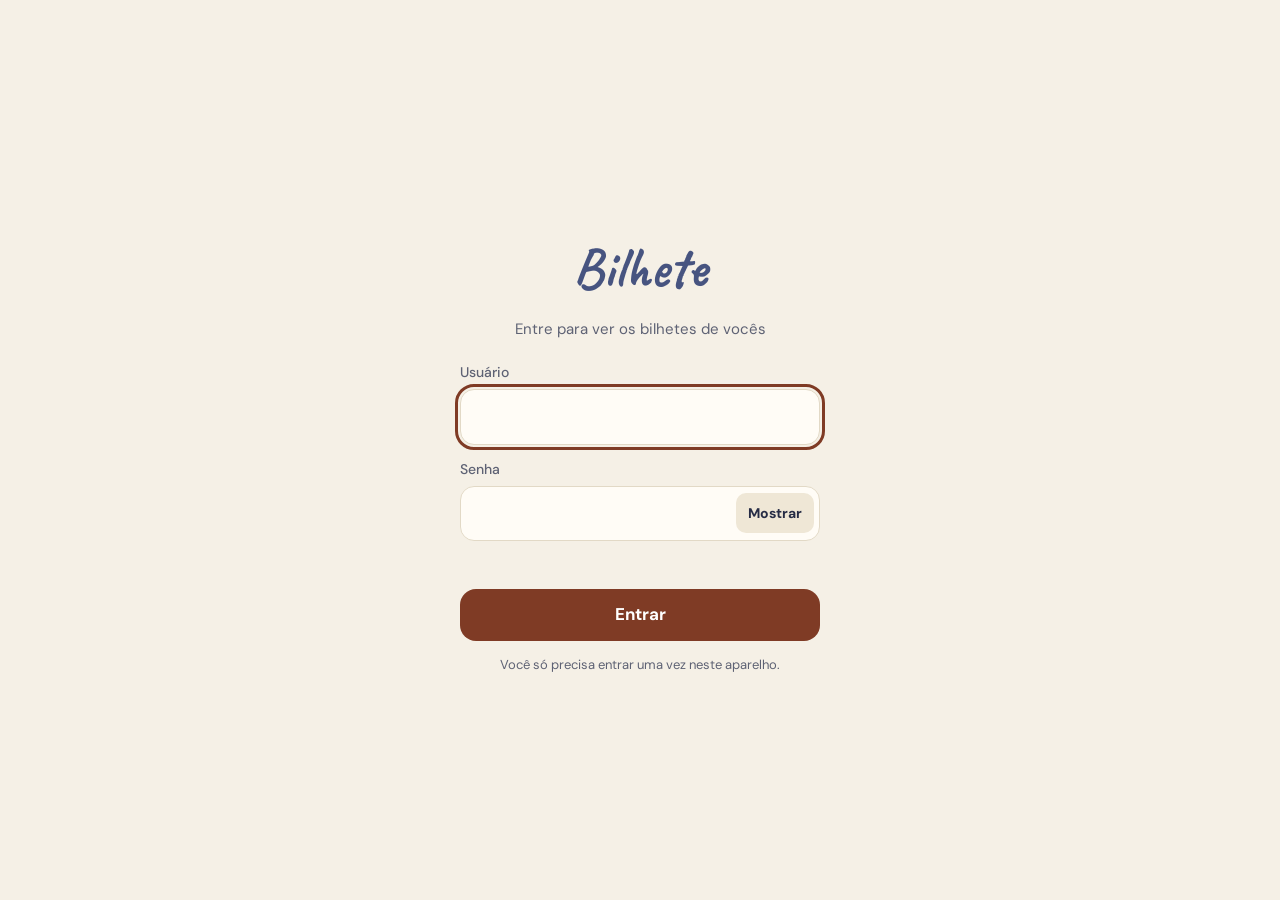
<file: index.html>
<!DOCTYPE html>
<html lang="pt-BR">
<head>
<meta charset="utf-8">
<meta name="viewport" content="width=device-width, initial-scale=1, viewport-fit=cover">
<title>Bilhete</title>
<meta name="theme-color" content="#F5F0E6" id="themecolor">
<script>(function(){var mq=window.matchMedia?matchMedia('(prefers-color-scheme: dark)'):null;
function cor(){var r=document.documentElement,d=r.dataset.theme==='dark'||(!r.dataset.theme&&mq&&mq.matches),m=document.getElementById('themecolor');if(m)m.setAttribute('content',d?'#17181F':'#F5F0E6')}
window.bilheteTemaLocal=function(){try{return localStorage.getItem('bilhete-tema')||'sistema'}catch(e){return 'sistema'}};
window.bilheteTema=function(t){t=t==='claro'||t==='escuro'?t:'sistema';var r=document.documentElement;if(t==='sistema')delete r.dataset.theme;else r.dataset.theme=t==='escuro'?'dark':'light';try{localStorage.setItem('bilhete-tema',t)}catch(e){}cor()};
window.bilheteTema(window.bilheteTemaLocal());if(mq&&mq.addEventListener)mq.addEventListener('change',cor);document.addEventListener('DOMContentLoaded',cor)})();</script>
<meta name="apple-mobile-web-app-capable" content="yes">
<meta name="mobile-web-app-capable" content="yes">
<meta name="apple-mobile-web-app-status-bar-style" content="default">
<meta name="apple-mobile-web-app-title" content="Bilhete">
<link rel="manifest" href="manifest.webmanifest">
<link rel="apple-touch-icon" href="icons/apple-touch-icon.png">
<link rel="icon" type="image/png" sizes="192x192" href="icons/icon-192.png">
<script src="vendor/supabase-2.119.2.js"></script>
<script src="config.js?v=1795819904"></script>
<script src="supa.js?v=1795819904"></script>
<style>
@font-face{font-family:'Caveat';font-weight:500;font-display:swap;src:url(fonts/caveat-latin-500-normal.woff2) format('woff2')}
@font-face{font-family:'Caveat';font-weight:700;font-display:swap;src:url(fonts/caveat-latin-700-normal.woff2) format('woff2')}
@font-face{font-family:'DM Sans';font-weight:400;font-display:swap;src:url(fonts/dm-sans-latin-400-normal.woff2) format('woff2')}
@font-face{font-family:'DM Sans';font-weight:500;font-display:swap;src:url(fonts/dm-sans-latin-500-normal.woff2) format('woff2')}
@font-face{font-family:'DM Sans';font-weight:700;font-display:swap;src:url(fonts/dm-sans-latin-700-normal.woff2) format('woff2')}
/* VOICE: terno e leve, de casal; nada de cara de sistema
   IDEA: o bilhete de papel deixado na mesa de manhã
   PICTURE: o próprio bilhete do dia, grande, com o rabisco dela
   COLOUR and TYPE: bege + Mozart #475480 (marca), Copper #7F3B25 (ação), Sunburn #B57056 (afeto), Prickly Pear #A7993C (feito/online), Master Key #DCCD8B (papel); DM Sans + Caveat
   LAYOUT: coluna de celular, navegação inferior fixa, folha (sheet) para detalhes */
:root{color-scheme:light dark;
--bg:light-dark(#F5F0E6,#17181F);--surface:light-dark(#FFFCF6,#22242E);--chip:light-dark(#ECE4D3,#2C2E3A);
--ink:light-dark(#262C45,#EEE8DC);--muted:light-dark(#5E6274,#ABAEBB);--line:light-dark(#E3DACA,#343747);
--accent:light-dark(#7F3B25,#D08A6E);--accent-ink:light-dark(#FFFFFF,#1B0F0A);--brand:light-dark(#475480,#A3AEDB);
--warm:light-dark(#B57056,#D08A6E);--ok:#A7993C;--mk:#DCCD8B;--mozart:#475480;--copper:#7F3B25;
--paper:#F1E8C6;--paper-ink:#262C45;--paper-muted:#5E6274}
@supports not (color:light-dark(#000,#fff)){:root{--bg:#F5F0E6;--surface:#FFFCF6;--chip:#ECE4D3;--ink:#262C45;--muted:#5E6274;--line:#E3DACA;--accent:#7F3B25;--accent-ink:#FFFFFF;--brand:#475480;--warm:#B57056}}
:root[data-theme=light]{color-scheme:light}:root[data-theme=dark]{color-scheme:dark}
*{box-sizing:border-box;min-width:0}
[hidden]{display:none!important}
body{margin:0;background:var(--bg);color:var(--ink);font:16px/1.5 'DM Sans',system-ui,sans-serif;overflow-x:clip;-webkit-tap-highlight-color:transparent}
.app{max-width:520px;margin:0 auto;min-height:100dvh;display:flex;flex-direction:column}
main{flex:1;padding:16px 20px 28px;display:flex;flex-direction:column;gap:14px}
h1{font-size:28px;line-height:1.1;margin:0;letter-spacing:-.5px;text-wrap:balance}
h2{font-size:20px;margin:0}
.top{display:flex;justify-content:space-between;align-items:flex-start;gap:12px}
.date{margin:0 0 4px;font-size:14px;color:var(--muted)}
.fine{margin:0;font-size:13px;color:var(--muted);text-align:center}
.hint{margin:-4px 4px 0;font-size:14px;color:var(--muted)}
.pill{display:inline-flex;align-items:center;gap:8px;background:var(--surface);color:var(--ink);border:0;border-radius:999px;padding:7px 12px;font:500 14px 'DM Sans',sans-serif;white-space:nowrap}
.pill.sm{font-size:12px;padding:6px 10px}
button.pill{min-height:44px;cursor:pointer}.pill .acc{color:var(--accent)}
.dot{width:9px;height:9px;border-radius:50%;background:#2E9E5B;flex:none}.dot.off{background:#D93025}
.dot.live{background:#2E9E5B;animation:pulse 1.4s infinite}@keyframes pulse{50%{opacity:.3}}
@media (prefers-reduced-motion:reduce){.dot.live{animation:none}}
.note{background:var(--paper);color:var(--paper-ink);border-radius:22px;padding:16px;box-shadow:0 1px 2px rgba(31,37,64,.06),0 8px 24px rgba(31,37,64,.12);display:flex;flex-direction:column;gap:10px}
.nh{display:flex;align-items:center;gap:10px}.nh b{display:block;font-size:15px}.nh small{display:block;color:var(--paper-muted);font-size:13px}
.av{width:36px;height:36px;border-radius:50%;display:grid;place-items:center;font-weight:700;color:#fff;flex:none}
.av.a{background:var(--mozart)}.av.b{background:var(--copper)}
.paper{position:relative;display:block;width:100%;aspect-ratio:10/11;border-radius:16px;background-color:#fff;background-image:radial-gradient(#E2DCD0 1.2px,transparent 1.2px);background-size:18px 18px;box-shadow:0 1px 2px rgba(31,37,64,.06),0 8px 24px rgba(31,37,64,.08)}
.paper.bare{background:none;box-shadow:none;border-radius:0}
.paper canvas{position:absolute;inset:0;width:100%;height:100%;display:block;touch-action:none}
.hand{font-family:'Caveat',cursive;font-size:30px;line-height:1.05;margin:0;overflow-wrap:anywhere}
.row{display:flex;gap:10px}.row>*{flex:1}
.btn{min-height:46px;border:0;border-radius:12px;padding:0 16px;font:700 15px 'DM Sans',sans-serif;display:inline-flex;align-items:center;justify-content:center;gap:8px;cursor:pointer;white-space:nowrap}
.btn.primary{background:var(--accent);color:var(--accent-ink)}.btn.dark{background:var(--mozart);color:#fff}
.btn.light{background:#FFFCF6;color:#262C45}.btn.ghost{background:var(--chip);color:var(--ink)}
.btn.block{width:100%;min-height:52px;font-size:16px}.btn:disabled{opacity:.5;cursor:not-allowed}
:focus-visible{outline:3px solid var(--accent);outline-offset:2px}
.card{background:var(--surface);border-radius:18px;padding:14px 16px;display:flex;align-items:center;justify-content:space-between;gap:12px}
.card b{display:block;font-size:15px}.card small{color:var(--muted);font-size:13px}.card.col{flex-direction:column;align-items:stretch}
.between{display:flex;justify-content:space-between;align-items:baseline;gap:8px}
.nav{position:sticky;bottom:0;z-index:5;background:var(--surface);border-top:1px solid var(--line);display:grid;grid-template-columns:repeat(5,minmax(0,1fr));padding:6px 6px calc(10px + env(safe-area-inset-bottom));background:color-mix(in srgb,var(--surface) 94%,transparent);-webkit-backdrop-filter:blur(12px);backdrop-filter:blur(12px)}
.nav[hidden]{display:none}
.nav button{background:none;border:0;min-height:64px;display:flex;flex-direction:column;align-items:center;justify-content:center;gap:3px;font:500 12px 'DM Sans',sans-serif;color:var(--muted);cursor:pointer}
.nav button[aria-current=page]{color:var(--brand);font-weight:700}
.dtop{display:grid;grid-template-columns:auto 1fr auto;align-items:center;gap:8px;margin:-6px -8px 0}
.dtop h1{font-size:18px;text-align:center}.back{background:none;color:var(--ink);padding:0 8px;font-weight:500}
.swatches{display:flex;justify-content:space-between;gap:4px}
.sw{width:44px;height:44px;border-radius:50%;border:4px solid var(--bg);padding:0;cursor:pointer}
.sw[aria-checked=true]{box-shadow:0 0 0 2px var(--ink)}
.tools{display:flex;justify-content:space-between;align-items:center;gap:8px}
.seg{display:flex;gap:4px;background:var(--surface);border-radius:12px;padding:2px}
.seg button{width:44px;height:40px;border:0;border-radius:10px;background:transparent;color:var(--ink);display:grid;place-items:center;cursor:pointer}
.seg button span{display:block;border-radius:50%;background:currentColor}
.seg button[aria-checked=true]{background:var(--ink);color:var(--bg)}
.tl{display:flex;gap:4px}
.tool{width:44px;height:44px;border:0;border-radius:12px;background:var(--surface);color:var(--ink);display:grid;place-items:center;cursor:pointer}
.tool[aria-pressed=true]{background:var(--ink);color:var(--bg)}
.field{display:flex;flex-direction:column;gap:6px}
label{font-size:14px;font-weight:500;color:var(--muted)}
input[type=text]{min-height:48px;border:1px solid var(--line);border-radius:12px;background:var(--surface);color:var(--ink);padding:0 14px;font:400 16px 'DM Sans',sans-serif;width:100%}
.hero{display:flex;flex-direction:column;align-items:center;gap:12px;text-align:center;padding-top:36px}
.hero h1{font-size:40px;letter-spacing:-1px}.hero .hand{font-size:28px}
.stack{display:flex;flex-direction:column;gap:12px}
.lead{margin:0;font-size:17px;text-align:center}
.steps{margin:0;padding:0;list-style:none;display:flex;flex-direction:column;gap:12px}
.steps li{display:flex;gap:12px;align-items:center;font-size:15px}
.steps i{width:28px;height:28px;flex:none;border-radius:50%;background:var(--ink);color:var(--bg);display:grid;place-items:center;font:700 14px 'DM Sans',sans-serif}
.week{display:grid;grid-template-columns:repeat(7,minmax(0,1fr));gap:4px;margin-top:10px}
.wd{display:flex;flex-direction:column;align-items:center;gap:6px;font-size:12px;color:var(--muted)}
.d{width:26px;height:26px;border-radius:50%;display:block}
.d.both{background:var(--warm)}.d.one{background:linear-gradient(90deg,var(--warm) 50%,var(--chip) 50%)}
.d.none{background:var(--chip)}.d.none.today{background:transparent;border:2px dashed var(--muted)}
.tabs{display:grid;grid-template-columns:repeat(3,minmax(0,1fr));gap:4px;background:var(--chip);border-radius:12px;padding:3px}
.tabs button{min-height:40px;border:0;border-radius:10px;background:transparent;color:var(--ink);font:500 14px 'DM Sans',sans-serif;cursor:pointer;overflow:hidden;text-overflow:ellipsis;white-space:nowrap;padding:0 6px}
.tabs button[aria-selected=true]{background:var(--mk);color:#262C45;font-weight:700}
.grid{display:grid;grid-template-columns:repeat(2,minmax(0,1fr));gap:12px;align-items:start}
.mini{background:var(--paper);color:var(--paper-ink);border:0;border-radius:16px;padding:10px 12px 12px;display:flex;flex-direction:column;gap:6px;text-align:left;cursor:pointer;font:inherit;box-shadow:0 1px 2px rgba(31,37,64,.06),0 4px 12px rgba(31,37,64,.08)}
.mini.mine{background:#FFFCF6}.mini .hand{font-size:21px}.mini small{font-size:12px;color:var(--paper-muted)}
.link{background:none;border:0;color:var(--accent);font:700 13px 'DM Sans',sans-serif;cursor:pointer;min-height:44px;padding:0 4px}
.empty{align-items:center;text-align:center;padding:28px 20px}
.banner{margin:12px 20px -8px;background:var(--paper);color:var(--paper-ink);border-radius:14px;padding:10px 14px;font-size:14px}
.banner[hidden]{display:none}
.sheet{position:fixed;inset:0;z-index:20;background:rgba(10,12,20,.55);display:flex;align-items:flex-end;justify-content:center}
.sheet[hidden]{display:none}
.panel{background:var(--bg);width:100%;max-width:520px;max-height:94dvh;overflow:auto;border-radius:22px 22px 0 0;padding:16px 20px calc(20px + env(safe-area-inset-bottom));display:flex;flex-direction:column;gap:14px}
.sh-head{display:flex;justify-content:space-between;align-items:center;gap:12px}
.toast{position:fixed;left:50%;bottom:calc(96px + env(safe-area-inset-bottom));transform:translateX(-50%);z-index:30;background:#262C45;color:#fff;border-radius:12px;padding:12px 16px;font-size:14px;max-width:calc(100% - 40px);box-shadow:0 8px 24px rgba(0,0,0,.25)}
.toast[hidden]{display:none}
.loading{color:var(--muted);text-align:center;margin-top:40vh}
.paper[hidden]{display:none}
.lbl{font-size:14px;font-weight:500;color:var(--muted)}
.ichip[aria-checked=true]{background:var(--mk);border-color:var(--mk);color:#262C45;font-weight:700}
.emo{font-size:24px;line-height:1}.dprev{padding:10px;border-radius:16px;margin-bottom:6px}.dprev b{flex:1;min-width:0}.btn.sm{min-height:40px;padding:0 12px;font-size:14px;gap:6px}.btn.sm svg{width:18px;height:18px}.dpanel{gap:12px;margin-bottom:10px}.dpanel .tabs{margin:0}.swdef{background:var(--surface);border:2px dashed var(--line)}
a.btn{text-decoration:none}.hsec{display:flex;flex-direction:column;gap:14px;position:relative}.hsec:has(>#cdbox:empty){display:none}[data-hsec] *{-webkit-touch-callout:none}.orglink{align-self:center;display:inline-flex;align-items:center;gap:6px}.orglink svg{width:16px;height:16px}
.cdmore{display:flex;gap:8px;overflow-x:auto;margin-top:8px;padding-bottom:2px;scrollbar-width:none}.cdchip{flex:none;display:flex;align-items:center;gap:8px;padding:6px 12px 6px 6px;border-radius:999px;border:1px solid var(--line);background:var(--surface);font:inherit;color:var(--ink);cursor:pointer}.cdchip b{display:block;font-size:13px;max-width:130px;white-space:nowrap;overflow:hidden;text-overflow:ellipsis}.cdchip small{display:block;font-size:12px;color:var(--muted)}.cdchip .cdic.sm{width:30px;height:30px;border-radius:9px}.cdchip.more{padding:6px 14px;font-weight:700}
.humor{gap:10px}.hot{color:var(--ink)!important}.emo2{font-size:18px}.hmrow{display:grid;grid-template-columns:repeat(6,1fr);gap:6px}.hm2{display:flex;flex-direction:column;align-items:center;gap:2px;padding:8px 2px;border-radius:14px;border:2px solid transparent;background:var(--bg);font:inherit;color:var(--ink);cursor:pointer}.hm2 span{font-size:24px;line-height:1}.hm2 small{font-size:10.5px;color:var(--muted);text-align:center;line-height:1.15}.hm2[aria-checked=true]{border-color:var(--ink);background:var(--mk)}
.pq{gap:8px}.pqq{font-size:24px;margin:0;line-height:1.2}.pqa{display:flex;flex-direction:column;padding:10px 12px;border-radius:14px;background:var(--bg)}.pqa.me{background:var(--mk)}.pqa small{color:var(--muted);font-size:12px}.pqlock{display:flex;align-items:center;gap:8px;margin:0;font-size:14px;color:var(--accent);font-weight:600}.pqlock svg{width:18px;height:18px}
.note.send.nudge{box-shadow:0 0 0 3px var(--warm),0 8px 24px rgba(127,59,37,.18)}.nudgetx{display:flex;align-items:center;gap:6px;margin:8px 0 0;font-weight:700;color:var(--accent);font-size:14px}.nudgetx svg{width:18px;height:18px}
.olist{list-style:none;margin:0;padding:0;display:flex;flex-direction:column;gap:6px}.orow{display:flex;align-items:center;gap:8px;padding:6px 6px 6px 10px;border-radius:14px;background:var(--surface);border:1px solid var(--line)}.orow.drag{box-shadow:0 6px 18px rgba(38,44,69,.25);opacity:.95}.ograb{touch-action:none;cursor:grab;padding:8px 6px;color:var(--muted);font-weight:700;letter-spacing:-2px;user-select:none}.olab{flex:1;font-weight:600}.orow .tool[disabled]{opacity:.3}.modeseg{display:inline-flex;gap:2px;padding:2px;border-radius:14px;background:var(--chip)}.modeseg .tool[aria-pressed=true]{background:var(--ink);color:var(--surface)}.modetx{margin:0;min-height:0;font-size:13px;text-align:center;color:var(--accent);font-weight:600}.modetx:empty{display:none}
canvas.loupe{position:absolute!important;top:8px!important;bottom:auto!important;width:116px!important;height:116px!important;aspect-ratio:1!important;border-radius:50%;box-shadow:0 0 0 3px var(--surface),0 4px 14px rgba(38,44,69,.35);pointer-events:none;z-index:3}
.novos{gap:8px}.nvl{display:flex;flex-direction:column;gap:6px}.nvi{display:flex;align-items:center;gap:12px;width:100%;text-align:left;background:var(--bg);border:0;border-radius:14px;padding:8px;font:inherit;color:var(--ink);cursor:pointer}.nvi .thumb,.nvi>img,.nvi>.th{width:52px;height:52px;flex:none;border-radius:10px}.nvi div{flex:1;min-width:0}.nvi b{display:block;white-space:nowrap;overflow:hidden;text-overflow:ellipsis}
.lnews{gap:8px}.mtag{display:inline-block;align-self:inherit;border:0;background:var(--chip);color:var(--ink);font:600 12px 'DM Sans',sans-serif;padding:3px 8px;border-radius:999px;margin-bottom:4px;max-width:100%;overflow:hidden;text-overflow:ellipsis;white-space:nowrap;cursor:pointer}.chatk{margin:0}.albrow{display:flex;flex-direction:column;gap:4px}.albbtn{display:flex;align-items:center;gap:12px;width:100%;text-align:left;border:0;font:inherit;color:var(--ink);cursor:pointer}.albbtn>svg:first-child{width:26px;height:26px;color:var(--mozart,#475480);flex:none}.albbtn div{flex:1;display:flex;flex-direction:column}.albbtn small{color:var(--muted)}.albrow .link{align-self:flex-end}
.seqhero{align-items:center;text-align:center;gap:4px}.seqfl svg{width:34px;height:34px;color:var(--warm)}.seqhero .seqn{font:700 60px/1 'DM Sans',sans-serif;color:var(--accent)}.seqhero .rec{margin:8px 0 4px;align-self:center;display:inline-flex;align-items:center;gap:6px;padding:6px 14px;border-radius:999px;background:var(--mk);font-size:15px}.seqhero .rec b{display:inline;font-size:16px}.seqsum{display:grid;grid-template-columns:1fr 1fr;gap:10px}.seqsum>div{background:var(--surface);border-radius:16px;padding:12px 14px;display:flex;flex-direction:column;gap:2px}.seqsum b{font:700 26px/1.1 'DM Sans',sans-serif;color:var(--ink)}.seqsum small{color:var(--muted);font-size:13px}button.hm{border:0;cursor:pointer;font:700 13px 'DM Sans',sans-serif}
.lhead{display:flex;align-items:flex-end;justify-content:space-between;gap:12px}.lcb{flex:1;min-width:0;display:flex;flex-direction:column;gap:6px}.lch{display:flex;align-items:center;justify-content:space-between;gap:8px}.lch .tbadge{flex:none}.lcb .bar{display:block;height:6px;margin:2px 0 0;background:var(--chip)}.lcb .bar i{background:var(--warm)}.lhead .btn{flex:none;white-space:nowrap}.cdic{overflow:hidden}.cdph{width:100%;height:100%;object-fit:cover;display:block}.cdcover{width:100%;aspect-ratio:4/3;object-fit:cover;border-radius:16px;display:block;margin-bottom:4px}.ic .cdph{border-radius:8px}.cdic.big{width:96px;height:96px;border-radius:28px}.cdic.big svg{width:48px;height:48px}.cdic.big .emo{font-size:52px}.cdic.sm{width:26px;height:26px;border-radius:8px}.cdic.sm svg{width:15px;height:15px}.cdic.sm .emo{font-size:15px}
.cdfull{display:flex;flex-direction:column;align-items:center;text-align:center;gap:6px;background:var(--surface);border-radius:22px;padding:24px 18px}.cdfull.today{box-shadow:0 0 0 3px var(--warm)}
.cdtitle{margin:0;font-size:40px;color:var(--ink)}.cdfull .bar{width:100%;margin:6px 0;background:var(--chip)}.cdfull .bar i{background:var(--warm)}.cddesc{margin:4px 0 0}
.cdclock{display:flex;gap:10px;justify-content:center;margin:6px 0}.cdclock .u{min-width:78px;background:var(--bg);border-radius:16px;padding:10px 8px;display:flex;flex-direction:column}.cdclock .u.wide{min-width:200px}
.cdclock b{font:700 40px/1 'DM Sans',sans-serif;color:var(--accent)}.cdclock small{font-size:13px;color:var(--muted)}
.cchip{display:inline-flex;align-items:center;gap:8px}.cchip small{color:var(--muted);font-size:12px}
.icgrid{display:grid;grid-template-columns:repeat(6,minmax(0,1fr));gap:6px}.icopt{height:48px;border:1px solid var(--line);border-radius:12px;background:var(--surface);color:var(--ink);display:grid;place-items:center;cursor:pointer}
.icopt[aria-checked=true]{border:2px solid var(--brand);background:var(--mk);color:#262C45}
.dcols{justify-content:flex-start;gap:10px}.dprev{display:flex;align-items:center;gap:12px}.dprev b{font-size:17px}
.schedbox{background:var(--surface)}.schedbox .row .btn{flex:1;white-space:normal;min-height:48px}.schedlink{display:flex;align-items:center;gap:6px;text-align:left;color:var(--paper-ink);font-weight:500;padding:0}.schedlink svg{flex:none}
.herob{border:0;width:100%;text-align:left;font:inherit;color:var(--ink);cursor:pointer;gap:14px;justify-content:flex-start;align-items:center;min-height:96px}
.herob>div{flex:1;display:flex;flex-direction:column;gap:2px}.herob b{font-size:17px;overflow-wrap:anywhere}.herob>svg{color:var(--muted);flex:none}
.thumb{width:72px;flex:none;border-radius:12px;background:var(--paper)}.thumb.paper.bare{background:var(--paper);border-radius:12px;overflow:hidden}
.thumb.tletter{height:79px;display:grid;place-items:center;color:var(--paper-ink)}
.newtag{flex:none;background:var(--accent);color:var(--accent-ink);border-radius:999px;padding:4px 10px;font:700 12px 'DM Sans',sans-serif}
.note.send{gap:12px}.note.send small{color:var(--paper-muted)}.idea{margin:0;display:flex;flex-direction:column}.idea .hand{font-size:26px}.note.send .hint{color:var(--paper-muted);margin:0}
.tiles{display:grid;grid-template-columns:repeat(2,minmax(0,1fr));gap:12px}
.tile{border:0;width:100%;text-align:left;font:inherit;color:var(--ink);cursor:pointer;flex-direction:column;align-items:flex-start;justify-content:flex-start;gap:4px;min-height:104px}
.tile>svg{color:var(--brand);margin-bottom:4px}.tile b{font-size:16px}.tile small{color:var(--muted);font-size:13px;overflow-wrap:anywhere}.tile.wide{min-height:auto}
.cd2{border:0;width:100%;text-align:left;font:inherit;color:var(--ink);cursor:pointer;gap:14px;align-items:flex-start;justify-content:flex-start}
.cd2>div{flex:1;display:flex;flex-direction:column;gap:3px}.cd2 b{font-size:17px}.cdn{font:700 22px/1.1 'DM Sans',sans-serif;color:var(--accent)}.cd2 .bar,.cdbig .bar{margin:4px 0;background:var(--chip)}.cd2 .bar i,.cdbig .bar i{background:var(--warm)}
.cdic{width:44px;height:44px;border-radius:14px;background:var(--mk);color:#262C45;display:grid;place-items:center;flex:none}.cd2.today,.cdbig.today{box-shadow:0 0 0 3px var(--warm)}
.cdbig{align-items:center;text-align:center;gap:4px}.cdnum{font:700 56px/1 'DM Sans',sans-serif;color:var(--accent)}.cdbig .bar{width:100%}
.streakc2{gap:10px;padding:10px 14px}.sk b,.rec b{display:inline}.sk{display:flex;align-items:center;gap:6px;font-size:15px}.sk b{font-size:20px}
.rec{display:inline-flex;align-items:center;gap:6px;background:var(--mk);color:#262C45;border-radius:999px;padding:6px 12px;font-size:14px}.rec svg{width:16px;height:16px}
.tabs.auto button{font-size:13px;padding:0 4px}.tabs.auto{grid-template-columns:none;grid-auto-flow:column;grid-auto-columns:minmax(0,1fr)}
.sheetback{align-self:flex-start;margin:-6px 0 -6px -10px;background:none;color:var(--brand);padding:0 10px;font-weight:700}
.grp{display:flex;flex-direction:column;gap:6px}.grp h3{margin:6px 4px 0;font-size:13px;font-weight:700;color:var(--muted)}
.rows{background:var(--surface);border-radius:16px;overflow:hidden;display:flex;flex-direction:column}
.rowb{display:flex;align-items:center;gap:12px;width:100%;min-height:62px;padding:10px 14px;border:0;background:none;text-align:left;font:inherit;color:var(--ink);cursor:pointer}
.rowb+.rowb{border-top:1px solid var(--line)}.rowb>div{flex:1}.rowb b{display:block;font-size:15px}.rowb small{display:block;color:var(--muted);font-size:13px;line-height:1.35}
.rowb .ic{width:36px;height:36px;border-radius:10px;display:grid;place-items:center;background:var(--chip);color:var(--brand);flex:none;font:700 13px 'DM Sans',sans-serif}.rowb>svg{color:var(--muted);flex:none}
.rowb[data-danger] b,.rowb[data-danger] .ic{color:var(--accent)}
button.prof{cursor:pointer}.prof>svg:last-child{color:#4A4630;flex:none}
.lmeta{display:flex;justify-content:space-between;align-items:center;gap:10px;margin-top:-6px}
.tbadge{display:inline-flex;align-items:center;gap:6px;border-radius:999px;padding:6px 12px;font:700 13px 'DM Sans',sans-serif;background:var(--chip);color:var(--ink)}.tbadge svg{width:16px;height:16px}
.tbadge.dyn{background:#475480;color:#fff}.lcfg{min-height:40px;padding:0 12px;font-size:14px}
.topt{border:2px solid transparent;width:100%;text-align:left;font:inherit;color:var(--ink);cursor:pointer;gap:12px;justify-content:flex-start;align-items:flex-start}
.topt[aria-checked=true]{border-color:var(--brand)}.topt>div{flex:1}
.radio{width:22px;height:22px;border-radius:50%;border:2px solid var(--muted);flex:none;margin-top:2px;display:grid;place-items:center}
.topt[aria-checked=true] .radio{border-color:var(--brand)}.topt[aria-checked=true] .radio::after{content:'';width:12px;height:12px;border-radius:50%;background:var(--brand)}
.paper .bgimg{position:absolute;inset:0;width:100%;height:100%;object-fit:cover;border-radius:inherit;pointer-events:none}.paper.bare .bgimg{border-radius:12px}.bgimg[hidden]{display:none}
.rep{display:flex;align-items:center;gap:6px;color:var(--paper-muted);font-size:13px}.rep svg{width:14px;height:14px}
.row.photo .btn{flex:1}
select{min-height:48px;border:1px solid var(--line);border-radius:12px;background:var(--surface);color:var(--ink);padding:0 12px;font:400 16px 'DM Sans',sans-serif;width:100%}
input[type=datetime-local],input[type=date],input[type=time]{min-height:48px;border:1px solid var(--line);border-radius:12px;background:var(--surface);color:var(--ink);padding:0 12px;font:400 16px 'DM Sans',sans-serif;width:100%;margin-top:6px}
input[hidden]{display:none}
.tema{background:var(--paper);color:var(--paper-ink)}.tema small{color:var(--paper-muted)}.tema .hand{margin:4px 0 10px}
.cdown{border:0;width:100%;text-align:left;font:inherit;color:var(--ink);cursor:pointer;gap:12px;justify-content:flex-start}.cdown>div{flex:1}.cdown>svg:first-child{color:var(--accent);flex:none}.cdown>svg:last-child{color:var(--muted);flex:none}
.drow{gap:12px}.drow>div{flex:1}
.ichips{display:flex;gap:6px;flex-wrap:wrap}.ichip{min-height:40px;border:1px solid var(--line);border-radius:999px;background:var(--surface);color:var(--ink);padding:0 14px;font:500 14px 'DM Sans',sans-serif;cursor:pointer}
.ichip[aria-pressed=true]{background:var(--mk);border-color:var(--mk);color:#262C45;font-weight:700}
.chs{display:flex;flex-wrap:wrap;gap:4px;margin:4px 0 2px}.ch{font-size:12px;font-weight:700;border-radius:999px;padding:2px 8px;background:var(--chip);color:var(--ink)}
.ch.pr-alta{background:#7F3B25;color:#fff}.ch.pr-media{background:#DCCD8B;color:#262C45}.ch.st-comprado,.ch.st-embrulhado{background:#A7993C;color:#262C45}.ch.st-decidido{background:#475480;color:#fff}
.lnk{flex:none;background:transparent;color:var(--brand);text-decoration:none}
.orc{margin-top:12px;display:flex;flex-direction:column;gap:6px}.bar{height:10px;border-radius:5px;background:rgba(38,44,69,.15);overflow:hidden}.bar i{display:block;height:100%;background:#475480;border-radius:5px}.bar i.over{background:#7F3B25}.over-t{color:#7F3B25;font-weight:700}
.more-d summary{cursor:pointer;min-height:44px;display:flex;align-items:center;color:var(--brand);font-weight:700}
.nav button{font-size:13px;gap:4px}.nav button svg{width:26px;height:26px}.fabc{width:56px;height:56px;margin-top:-26px}.fabc svg{width:28px;height:28px}
.padwrap{padding:0 8%}.padwrap .paper{position:relative}.padx{position:absolute;top:8px;right:8px;z-index:2;background:rgba(255,252,246,.92);box-shadow:0 1px 4px rgba(38,44,69,.18)}
.hint2{margin:-4px 0 0;font-size:13px;color:var(--muted);text-align:center}
.focus{position:fixed;inset:0;z-index:18;background:var(--bg);display:flex;flex-direction:column;gap:10px;padding:calc(10px + env(safe-area-inset-top)) 12px calc(12px + env(safe-area-inset-bottom))}
.fbar{display:flex;justify-content:space-between;align-items:center;gap:8px}.fhost{flex:1;min-height:0;display:flex;align-items:center;justify-content:center}
.fhost .paper{aspect-ratio:10/11;width:auto}.fbottom{display:flex;flex-direction:column;gap:10px}.fbottom .seg{align-self:center}
@keyframes flash{0%,100%{box-shadow:0 0 0 0 transparent}30%,70%{box-shadow:0 0 0 3px var(--accent)}}.item.flash{animation:flash 1.2s ease 2}
@media (prefers-reduced-motion:reduce){.item.flash{animation:none;box-shadow:0 0 0 3px var(--accent)}}
.bell .badge.seen{background:var(--chip);color:var(--ink)}
.older summary{cursor:pointer;min-height:44px;display:flex;align-items:center;font-weight:700;color:var(--muted)}.older .nlist{margin-top:8px}
button.pill.streak{min-height:40px;font:500 14px 'DM Sans',sans-serif}
.streakc b{display:flex;align-items:center;gap:6px;font-size:17px}.streakc>small{margin-top:4px}
.hmgrid{display:grid;grid-template-columns:repeat(7,minmax(0,1fr));gap:6px;margin-top:12px;justify-items:center}
.hmh{font-size:12px;color:var(--muted)}
#calendario,.item{scroll-margin-top:96px}
.hm{width:100%;max-width:40px;aspect-ratio:1;border-radius:10px;display:grid;place-items:center;font:700 13px 'DM Sans',sans-serif}
.hm.l0{background:transparent;border:1.5px solid var(--line)}.hm.l1{background:#DCCD8B;color:#262C45}.hm.l2{background:#B57056;color:#fff}.hm.l3{background:#7F3B25;color:#fff}
.hm.fut{background:transparent;border:1.5px dashed var(--line);opacity:.5}.hm.today{outline:2px solid var(--brand);outline-offset:2px}
.hmleg{display:flex;align-items:center;justify-content:flex-end;gap:6px;margin-top:10px;font-size:12px;color:var(--muted)}.hmleg i{width:16px;height:16px;border-radius:5px;display:block}
.ab-r{display:flex;align-items:center;gap:6px}.bell{position:relative;background:transparent}.bell .badge{background:var(--accent);color:var(--accent-ink)}.badge[hidden]{display:none}
.nlist{display:flex;flex-direction:column;gap:8px}
.nitem{display:flex;gap:12px;align-items:flex-start;width:100%;border:0;background:var(--surface);border-radius:14px;padding:12px;text-align:left;font:inherit;color:var(--ink);cursor:pointer}
.nitem>div{flex:1;display:flex;flex-direction:column;gap:2px}.nitem span.tx{font-size:15px;line-height:1.35;overflow-wrap:anywhere}.nitem small{color:var(--muted);font-size:13px}
.nic{width:36px;height:36px;border-radius:50%;background:var(--chip);display:grid;place-items:center;flex:none;color:var(--ink)}
.nitem .ud{width:10px;height:10px;border-radius:50%;background:var(--accent);flex:none;margin-top:6px}
.nsnip{color:var(--muted);font-style:italic}
.who{border:0;width:100%;text-align:left;font:inherit;color:var(--ink);cursor:pointer;gap:12px;justify-content:flex-start;min-height:64px}
.who>div{flex:1}.who .av{width:44px;height:44px;font-size:18px}.who>svg{flex:none;color:var(--muted)}
.who:disabled{cursor:not-allowed;opacity:.6}.prof{cursor:default;background:var(--mk);color:#262C45}.prof small{color:#4A4630}
.steps2 b{display:inline;font-size:inherit}
.hero h1{font:700 56px/1 'Caveat',cursive;color:var(--brand);letter-spacing:0}
.lockb{display:grid;place-items:center;width:36px;height:36px;border-radius:50%;background:rgba(38,44,69,.1);color:#262C45;flex:none}
.sw.more{background:conic-gradient(#E53935,#FDD835,#43A047,#1E88E5,#8E24AA,#E53935)}
.cgrid{display:grid;grid-template-columns:repeat(5,minmax(0,1fr));gap:10px;justify-items:center}
.cgrid .sw,.recent .sw{border-color:var(--bg)}.sw.light{box-shadow:inset 0 0 0 1px #C9C2B2}
.recent{display:flex;gap:8px;flex-wrap:wrap}
input[type=range].rg{-webkit-appearance:none;appearance:none;width:100%;height:32px;border-radius:16px;margin:6px 0}
input[type=range].rg::-webkit-slider-thumb{-webkit-appearance:none;width:30px;height:30px;border-radius:50%;background:#fff;border:3px solid #262C45;box-shadow:0 1px 4px rgba(0,0,0,.3)}
input[type=range].rg::-moz-range-thumb{width:26px;height:26px;border-radius:50%;background:#fff;border:3px solid #262C45}
.hue{background:linear-gradient(90deg,hsl(0,80%,50%),hsl(60,80%,50%),hsl(120,80%,50%),hsl(180,80%,50%),hsl(240,80%,50%),hsl(300,80%,50%),hsl(360,80%,50%))}
.cprev{display:flex;align-items:center;gap:12px}.cprev i{width:44px;height:44px;border-radius:50%;flex:none;box-shadow:0 0 0 1px var(--line)}
.native{display:flex;align-items:center;gap:12px;min-height:44px;font-size:15px;color:var(--ink)}.native input{width:56px;height:44px;border:0;background:none;padding:0}
.thread{display:flex;flex-direction:column;gap:8px;max-height:46dvh;overflow:auto;padding:4px 2px}
.msg{display:flex;flex-direction:column;max-width:82%;gap:2px}.msg.me{align-self:flex-end;align-items:flex-end}.msg.them{align-self:flex-start}
.mb{padding:9px 13px;border-radius:16px;font-size:15px;line-height:1.35;white-space:pre-wrap;overflow-wrap:anywhere}
.msg.me .mb{background:var(--mozart);color:#fff;border-bottom-right-radius:6px}.msg.them .mb{background:var(--paper);color:var(--paper-ink);border-bottom-left-radius:6px}
.msg small{font-size:12px;color:var(--muted)}.typing{margin:0;min-height:18px;font-size:13px;color:var(--muted)}
.chatf{display:flex;gap:8px}.chatf input{flex:1}.chatf .btn{flex:none;width:52px;padding:0}
.chatb{position:relative;flex:none;background:transparent}.badge{position:absolute;top:0;right:-2px;min-width:18px;height:18px;border-radius:9px;padding:0 5px;font:700 11px/18px 'DM Sans',sans-serif;background:var(--chip);color:var(--ink)}
.chatb.new .badge{background:var(--accent);color:var(--accent-ink)}
.geral{gap:12px}.geral>div{flex:1}.geral .new{color:var(--accent);font-weight:700}
.sr{position:absolute;width:1px;height:1px;overflow:hidden;clip:rect(0 0 0 0);white-space:nowrap}
.note>.paper{max-width:440px;margin-inline:auto}
.appbar{position:sticky;top:0;z-index:6;display:flex;align-items:center;justify-content:space-between;gap:12px;padding:calc(8px + env(safe-area-inset-top)) 20px 8px;background:color-mix(in srgb,var(--bg) 94%,transparent);-webkit-backdrop-filter:blur(12px);backdrop-filter:blur(12px);border-bottom:1px solid var(--line)}
.appbar[hidden]{display:none}.brand{display:flex;align-items:center;gap:8px}.brand b{font:700 30px/1 'Caveat',cursive;color:var(--brand);letter-spacing:.2px}.brand svg{display:block}
.pill.streak{background:var(--mk);color:#262C45}
.nav .fab{color:var(--ink)}.fabc{width:48px;height:48px;margin-top:-22px;border-radius:50%;background:var(--accent);color:var(--accent-ink);display:grid;place-items:center;box-shadow:0 6px 16px rgba(127,59,37,.35)}
.nav .fab[aria-current=page]{color:var(--accent)}
#sumbox{background:var(--mk);color:#262C45}#sumbox small{color:#4A4630}
.it-d{color:var(--ink);font-size:14px;white-space:pre-wrap;overflow-wrap:anywhere;opacity:.85}
.menu{display:flex;flex-direction:column;gap:8px}.menu .btn{justify-content:flex-start}
.steps2{margin:0;padding-left:20px;display:flex;flex-direction:column;gap:6px;font-size:15px}
.lcard{border:0;width:100%;text-align:left;cursor:pointer;font:inherit;color:var(--ink)}.lcard svg{flex:none;color:var(--muted)}
.sum{display:grid;grid-template-columns:repeat(3,minmax(0,1fr));gap:8px;text-align:center}
.card .sum b{font-size:20px;white-space:nowrap}.sum small{font-size:13px}
.group{display:flex;flex-direction:column;gap:8px}.gh{font-size:17px;overflow-wrap:anywhere}
.items{list-style:none;margin:0;padding:0;display:flex;flex-direction:column;gap:8px}
.item{display:flex;align-items:center;gap:6px;background:var(--surface);border-radius:14px;padding:4px 8px 4px 4px}
.chk{width:44px;height:44px;flex:none;border:0;background:none;display:grid;place-items:center;cursor:pointer;color:transparent;padding:0}
.chk svg{width:26px;height:26px;border:2px solid var(--muted);border-radius:8px;padding:2px;box-sizing:border-box}
.chk[aria-pressed=true]{color:#262C45}.chk[aria-pressed=true] svg{background:var(--ok);border-color:var(--ok)}
.it-main{flex:1;border:0;background:none;text-align:left;padding:6px 4px;min-height:44px;cursor:pointer;color:var(--ink);font:inherit;display:flex;flex-direction:column;justify-content:center}
.it-t{font-size:16px;font-weight:500;overflow-wrap:anywhere}.it-main small{color:var(--muted);font-size:13px;overflow-wrap:anywhere}
.item.done .it-t{text-decoration:line-through;color:var(--muted)}
textarea.plain{min-height:90px;background:var(--surface);color:var(--ink);font:400 16px/1.4 'DM Sans',sans-serif;border-radius:12px}
.ck{display:flex;align-items:center;gap:10px;font-size:16px;color:var(--ink);min-height:44px}.ck input{width:22px;height:22px;accent-color:var(--ok)}
.nt{margin:0;font-size:20px;line-height:1.2;overflow-wrap:anywhere}.nt:empty{display:none}
.hand.body{white-space:pre-wrap;font-size:26px;line-height:1.15}
.mt{font-size:15px;line-height:1.2;overflow-wrap:anywhere}
.kind{display:inline-flex;align-items:center;gap:4px;font-size:12px;font-weight:700;color:var(--paper-muted)}.kind svg{width:14px;height:14px}
.clamp{display:-webkit-box;-webkit-line-clamp:5;-webkit-box-orient:vertical;overflow:hidden;white-space:pre-wrap}
.tabs.two{grid-template-columns:repeat(2,minmax(0,1fr))}.tabs button{display:inline-flex;align-items:center;justify-content:center;gap:6px}
textarea{width:100%;min-height:240px;border:1px solid var(--line);border-radius:16px;background:var(--paper);color:var(--paper-ink);padding:14px 16px;font:500 24px/1.2 'Caveat',cursive;resize:vertical}
.hd-r{display:flex;align-items:center;gap:6px;flex:none}
.lim{margin:8px 0 0;padding-left:20px;display:flex;flex-direction:column;gap:8px;font-size:15px}
.lim b{display:inline;font-size:inherit}
</style>
<style>.namv{align-items:center;text-align:center;gap:4px}.namt{font-size:38px;line-height:1.1}.namf{display:flex;gap:8px;align-items:flex-end;width:100%;margin-top:10px;text-align:left}.namf .field{flex:1;margin:0}.vsec{font-size:18px;margin:18px 0 8px}.nst{display:flex;align-items:center;gap:12px;justify-content:space-between}.nst small{display:block;color:var(--muted)}.sw2{flex:none;width:56px;height:34px;border-radius:999px;border:0;background:#D9D0BE;position:relative;cursor:pointer;padding:0}.sw2 span{position:absolute;top:3px;left:3px;width:28px;height:28px;border-radius:50%;background:#fff;box-shadow:0 1px 3px rgba(0,0,0,.25);transition:left .2s}.sw2[aria-checked=true]{background:#4C7A4C}.sw2[aria-checked=true] span{left:25px}.sw2:disabled{opacity:.5}.dgdet summary{cursor:pointer;font-weight:700}.dgdet[open] summary{margin-bottom:10px}.updbar{position:fixed;left:12px;right:12px;bottom:calc(84px + env(safe-area-inset-bottom));z-index:60;display:flex;align-items:center;gap:10px;padding:12px 14px;border-radius:16px;background:#262C45;color:#fff;box-shadow:0 8px 24px rgba(0,0,0,.25)}.updbar b{flex:1;font-size:15px}.updbar button{border:0;border-radius:12px;padding:10px 14px;font:inherit;font-weight:700;background:#DCCD8B;color:#262C45}</style><style>.dgr{display:flex;gap:10px;align-items:flex-start;padding:10px 12px;border-radius:12px;background:var(--surface);margin-bottom:6px}.dgr>span{flex:none;width:22px;height:22px;border-radius:50%;display:grid;place-items:center;font-weight:700;font-size:13px;color:#fff;background:#4C7A4C}.dgr.no>span{background:#B57056}.dgr small{display:block;color:var(--muted)}#dgres{margin-top:10px}</style><style>
.nav{position:fixed;left:0;right:0;margin:0 auto;bottom:calc(10px + env(safe-area-inset-bottom));width:calc(100% - 20px);max-width:500px;padding:6px;border-radius:24px;border:1px solid var(--line);background:color-mix(in srgb,var(--surface) 93%,transparent);-webkit-backdrop-filter:blur(22px) saturate(1.5);backdrop-filter:blur(22px) saturate(1.5);box-shadow:0 10px 36px rgba(20,16,10,.18)}
.nav button{min-height:52px;border-radius:18px;font-size:11px!important;gap:2px!important}.nav button svg{width:22px!important;height:22px!important}
.nav button[aria-current=page]:not(.fab){background:var(--bg);color:var(--ink);box-shadow:0 1px 6px rgba(20,16,10,.12)}
.nav .fabc{width:58px!important;height:58px!important;margin-top:-30px!important;box-shadow:0 8px 22px rgba(127,59,37,.38),0 0 0 4px var(--bg)}
main{padding-bottom:calc(110px + env(safe-area-inset-bottom))}.toast{bottom:calc(104px + env(safe-area-inset-bottom))}.updbar{bottom:calc(98px + env(safe-area-inset-bottom))!important}
.veu{position:fixed;inset:0;z-index:17;background:rgba(20,16,10,.28);opacity:0;transition:opacity .24s}.veu.on{opacity:1}
.lateral{position:fixed;z-index:18;left:10px;top:calc(10px + env(safe-area-inset-top));bottom:calc(10px + env(safe-area-inset-bottom));width:280px;max-width:calc(100vw - 20px);display:flex;flex-direction:column;gap:10px;padding:16px 10px;border-radius:26px;overflow-y:auto;
 background:color-mix(in srgb,var(--bg) 72%,transparent);-webkit-backdrop-filter:blur(26px) saturate(1.6);backdrop-filter:blur(26px) saturate(1.6);border:1px solid color-mix(in srgb,var(--surface) 70%,transparent);box-shadow:0 18px 50px rgba(20,16,10,.28);transform:translateX(-112%);transition:transform .26s cubic-bezier(.2,.8,.2,1)}
.lateral.aberta{transform:none}body.menu-aberto{overflow:hidden}
.lhead{display:flex;align-items:center;gap:10px;padding:2px 8px 8px}.lhead>div{flex:1;text-align:left}.lhead b{display:block;font:700 18px 'DM Sans',sans-serif;color:var(--ink)}.lhead small{color:var(--muted);font-size:12px}
.lnav{display:flex;flex-direction:column;gap:2px;flex:1}.lsep{height:1px;background:var(--line);margin:8px 10px}
.litem{display:flex;align-items:center;gap:12px;width:100%;min-height:46px;padding:9px 12px;border:0;border-radius:14px;background:none;color:var(--ink);font:600 15px 'DM Sans',sans-serif;text-align:left;cursor:pointer}
.litem svg{width:20px;height:20px;flex:none;color:var(--muted)}.litem:hover{background:color-mix(in srgb,var(--surface) 60%,transparent)}
.litem[aria-current=page]{background:var(--surface);box-shadow:0 1px 6px rgba(20,16,10,.1)}.litem[aria-current=page] svg{color:var(--brand)}
.lfoot{display:flex;flex-direction:column;gap:2px;border-top:1px solid var(--line);padding-top:8px}.lme small{display:block;font:400 12px 'DM Sans',sans-serif;color:var(--muted)}.lme .av{width:30px;height:30px;font-size:14px;flex:none}
.trow{cursor:default}.tsw{--w:38px;position:relative;flex:none;display:grid;grid-template-columns:repeat(3,var(--w));height:36px;padding:3px;border-radius:999px;background:var(--chip);touch-action:none;cursor:pointer}
.tth{position:absolute;top:3px;left:3px;width:var(--w);height:30px;border-radius:999px;background:var(--surface);box-shadow:0 1px 4px rgba(20,16,10,.22);transform:translateX(var(--x,calc(var(--i)*var(--w))));transition:transform .22s cubic-bezier(.2,.8,.2,1)}.tsw.arr .tth{transition:none}
.tsw button{position:relative;z-index:1;border:0;background:none;padding:0;display:grid;place-items:center;color:var(--muted);cursor:pointer;border-radius:999px}.tsw button svg{width:17px;height:17px}.tsw button[aria-checked=true]{color:var(--ink)}
</style>
<style>.hgrab{position:absolute;top:-9px;right:-7px;z-index:3;width:30px;height:30px;padding:0;border-radius:50%;border:1px solid var(--line);background:var(--surface);color:var(--muted);display:grid;place-items:center;cursor:grab;touch-action:none;box-shadow:0 1px 4px rgba(0,0,0,.12);opacity:.9}
.hgrab svg{width:16px;height:16px}.hgrab:active{cursor:grabbing}
.hsec.hlift{z-index:20;transition:none!important;filter:drop-shadow(0 14px 22px rgba(0,0,0,.22));cursor:grabbing}.hsec.hlift>*:not(.hgrab){transform:scale(1.02)}.hsec.hlift .hgrab{background:var(--brand);color:var(--surface);border-color:var(--brand)}
.hsec.hshift{transition:transform .2s cubic-bezier(.2,.8,.2,1)}body.hdragging{user-select:none;-webkit-user-select:none;overscroll-behavior:none}
.seg{display:grid;grid-template-columns:repeat(3,1fr);gap:4px;padding:4px;border-radius:14px;background:var(--chip)}.seg button{border:0;border-radius:10px;min-height:40px;background:none;font:600 14px 'DM Sans',sans-serif;color:var(--muted);cursor:pointer}.seg button[aria-checked=true]{background:var(--surface);color:var(--ink);box-shadow:0 1px 3px rgba(0,0,0,.14)}</style>
</head>
<body>
<div class="app">
<header class="appbar" id="appbar" hidden><span class="brand"><span id="brandlogo"></span><b>Bilhete</b></span><span class="ab-r"><span id="apres" aria-live="polite"></span><button type="button" class="tool bell" id="bell" aria-label="Notificações"><svg width="22" height="22" viewBox="0 0 24 24" fill="none" stroke="currentColor" stroke-width="2" stroke-linecap="round" stroke-linejoin="round" aria-hidden="true"><path d="M6 8a6 6 0 0 1 12 0c0 7 3 9 3 9H3s3-2 3-9"/><path d="M10.3 21a1.9 1.9 0 0 0 3.4 0"/></svg><span class="badge" id="bellbadge" hidden></span></button></span></header>
<div class="banner" id="banner" role="status" hidden></div>
<main id="view"><p class="loading">Abrindo seus bilhetes…</p></main>
<nav class="nav" id="nav" aria-label="Navegação principal" hidden>
<button type="button" data-go="hoje"><svg width="22" height="22" viewBox="0 0 24 24" fill="none" stroke="currentColor" stroke-width="2" stroke-linecap="round" stroke-linejoin="round" aria-hidden="true"><path d="M3 11l9-7 9 7"/><path d="M5 10v10h14V10"/></svg>Início</button>
<button type="button" data-go="mural"><svg width="22" height="22" viewBox="0 0 24 24" fill="none" stroke="currentColor" stroke-width="2" stroke-linecap="round" stroke-linejoin="round" aria-hidden="true"><rect x="3" y="3" width="7" height="7" rx="1.5"/><rect x="14" y="3" width="7" height="7" rx="1.5"/><rect x="3" y="14" width="7" height="7" rx="1.5"/><rect x="14" y="14" width="7" height="7" rx="1.5"/></svg>Mural</button>
<button type="button" data-go="desenhar" class="fab"><span class="fabc"><svg width="22" height="22" viewBox="0 0 24 24" fill="none" stroke="currentColor" stroke-width="2" stroke-linecap="round" stroke-linejoin="round" aria-hidden="true"><path d="M12 5v14M5 12h14"/></svg></span>Novo</button>
<button type="button" data-go="listas"><svg width="22" height="22" viewBox="0 0 24 24" fill="none" stroke="currentColor" stroke-width="2" stroke-linecap="round" stroke-linejoin="round" aria-hidden="true"><path d="M9 6h11M9 12h11M9 18h11"/><path d="M4 6h.01M4 12h.01M4 18h.01"/></svg>Listas</button>
<button type="button" data-menu aria-label="Abrir o menu" aria-controls="lateral" aria-expanded="false"><svg width="22" height="22" viewBox="0 0 24 24" fill="none" stroke="currentColor" stroke-width="2" stroke-linecap="round" stroke-linejoin="round" aria-hidden="true"><path d="M4 7h16M4 12h16M4 17h16"/></svg>Menu</button>
</nav>
</div>
<div class="veu" id="veu" hidden></div><aside class="lateral" id="lateral" aria-label="Menu" inert></aside>
<div class="sheet" id="sheet" hidden></div>
<div class="toast" id="toast" role="status" aria-live="polite" hidden></div>
<script>
{
const W=1000,H=1100,TZ='America/Sao_Paulo';
const COLORS=[['#262C45','Tinta'],['#475480','Azul Mozart'],['#7F3B25','Cobre'],['#B57056','Terracota'],['#A7993C','Oliva'],['#DCCD8B','Dourado']];
const SIZES=[[8,'Traço fino',6],[16,'Traço médio',11],[30,'Traço grosso',17]];
const S={dataId:null,prevView:'hoje',pendingTitle:'',allNotes:null,datas:[],ifilter:'todos',acts:[],actsLoaded:false,actsMax:0,peersReady:false,peersT:0,pending:null,chat:[],chatUnsub:null,threadKey:null,lists:[],listsLoaded:false,listId:null,items:[],itemsLoaded:false,itemsUnsub:null,nl:'',add:{t:'',p:'',v:'',d:'',k:'',r:'',q:''},db:null,room:null,uid:null,config:null,configLoaded:false,configSlow:false,notes:[],notesLoaded:false,notesErr:false,me:null,choosing:false,view:'hoje',filter:'todos',peers:[],canWrite:true,noDb:false,muralMax:40};
const D={dataId:null,bg:null,replyTo:null,when:'agora',whenAt:'',kind:'desenho',title:'',body:'',editingId:null,strokes:[],text:'',color:COLORS[0][0],size:16,eraser:false,cur:null,dirty:false,saving:false,pending:false,timer:0,loaded:false,day:null};
let linking=false,liveUnsub=null,liveDraft=null,liveOpen=false,sheetClose=null,liveT=0,liveRaf=0,ameiBusy=false;
const $=s=>document.querySelector(s);
const esc=s=>String(s??'').replace(/[&<>"']/g,c=>({'&':'&amp;','<':'&lt;','>':'&gt;','"':'&quot;',"'":'&#39;'}[c]));
const APP_URL=location.origin+location.pathname.replace(/index\.html$/,'');
const lsGet=k=>{try{return localStorage.getItem(k)}catch(e){return null}};
const lsSet=(k,v)=>{try{v==null?localStorage.removeItem(k):localStorage.setItem(k,v)}catch(e){}};
const fmtDay=new Intl.DateTimeFormat('en-CA',{timeZone:TZ,year:'numeric',month:'2-digit',day:'2-digit'});
const today=()=>fmtDay.format(new Date());
const addDays=(d,n)=>{const x=new Date(d+'T12:00:00Z');x.setUTCDate(x.getUTCDate()+n);return x.toISOString().slice(0,10)};
const longDate=d=>new Date(d+'T12:00:00Z').toLocaleDateString('pt-BR',{weekday:'long',day:'numeric',month:'long',timeZone:'UTC'});
const shortDate=d=>new Date(d+'T12:00:00Z').toLocaleDateString('pt-BR',{day:'numeric',month:'short',timeZone:'UTC'}).replace('.','');
const hhmm=ms=>ms?new Date(ms).toLocaleTimeString('pt-BR',{hour:'2-digit',minute:'2-digit',timeZone:TZ}):'';
const hourNow=()=>Number(new Intl.DateTimeFormat('en-GB',{hour:'2-digit',hourCycle:'h23',timeZone:TZ}).format(new Date()));
const other=()=>S.me==='a'?'b':'a';
const slots=()=>(S.config&&S.config.slots)||{};
const nick=sl=>(slots()[sl]&&slots()[sl].nick)||(sl===S.me?'você':'seu amor');
const cap=s=>String(s).charAt(0).toUpperCase()+String(s).slice(1);
const initial=s=>(String(s).trim()[0]||'?').toUpperCase();
const noteOf=(sl,d)=>S.notes.find(n=>n.slot===sl&&n.date===d);
const lastOf=sl=>S.notes.find(n=>n.slot===sl);
const clone=o=>JSON.parse(JSON.stringify(o||[]));
const sv=d=>`<svg width="20" height="20" viewBox="0 0 24 24" fill="none" stroke="currentColor" stroke-width="2" stroke-linecap="round" stroke-linejoin="round" aria-hidden="true">${d}</svg>`;
const I={tsun:sv('<circle cx="12" cy="12" r="4"/><path d="M12 2v2M12 20v2M4.9 4.9l1.4 1.4M17.7 17.7l1.4 1.4M2 12h2M20 12h2M4.9 19.1l1.4-1.4M17.7 6.3l1.4-1.4"/>'),tmoon:sv('<path d="M20 14.5A8 8 0 1 1 9.5 4a6.5 6.5 0 0 0 10.5 10.5z"/>'),tsys:sv('<rect x="3" y="4" width="18" height="12" rx="2"/><path d="M8 20h8M12 16v4"/>'),menu:sv('<path d="M4 7h16M4 12h16M4 17h16"/>'),gear:sv('<circle cx="12" cy="12" r="3"/><path d="M19.4 15a1.7 1.7 0 0 0 .3 1.8l.1.1a2 2 0 1 1-2.8 2.8l-.1-.1a1.7 1.7 0 0 0-1.8-.3 1.7 1.7 0 0 0-1 1.5V21a2 2 0 1 1-4 0v-.1a1.7 1.7 0 0 0-1.1-1.5 1.7 1.7 0 0 0-1.8.3l-.1.1a2 2 0 1 1-2.8-2.8l.1-.1a1.7 1.7 0 0 0 .3-1.8 1.7 1.7 0 0 0-1.5-1H3a2 2 0 1 1 0-4h.1a1.7 1.7 0 0 0 1.5-1.1 1.7 1.7 0 0 0-.3-1.8l-.1-.1a2 2 0 1 1 2.8-2.8l.1.1a1.7 1.7 0 0 0 1.8.3H9a1.7 1.7 0 0 0 1-1.5V3a2 2 0 1 1 4 0v.1a1.7 1.7 0 0 0 1 1.5 1.7 1.7 0 0 0 1.8-.3l.1-.1a2 2 0 1 1 2.8 2.8l-.1.1a1.7 1.7 0 0 0-.3 1.8V9a1.7 1.7 0 0 0 1.5 1H21a2 2 0 1 1 0 4h-.1a1.7 1.7 0 0 0-1.5 1z"/>'),grip:sv('<circle cx="9" cy="6" r="1"/><circle cx="15" cy="6" r="1"/><circle cx="9" cy="12" r="1"/><circle cx="15" cy="12" r="1"/><circle cx="9" cy="18" r="1"/><circle cx="15" cy="18" r="1"/>'),up:sv('<path d="M6 15l6-6 6 6"/>'),down:sv('<path d="M6 9l6 6 6-6"/>'),back:sv('<path d="M15 18l-6-6 6-6"/>'),undo:sv('<path d="M9 14L4 9l5-5"/><path d="M4 9h10a6 6 0 0 1 0 12h-3"/>'),
eraser:sv('<path d="M7 21h10"/><path d="M5 15l9-9 5 5-9 9H7l-2-2z"/>'),trash:sv('<path d="M4 7h16"/><path d="M9 7V4h6v3"/><path d="M6 7l1 13h10l1-13"/>'),
pen:sv('<path d="M4 20l4-1 11-11-3-3L5 16l-1 4z"/><path d="M14 7l3 3"/>'),letter:sv('<rect x="3" y="5" width="18" height="14" rx="2"/><path d="M3 7l9 6 9-6"/>'),send:sv('<path d="M22 2L11 13"/><path d="M22 2l-7 20-4-9-9-4 20-7z"/>'),chat:sv('<path d="M21 12a8 8 0 0 1-11.5 7.2L4 20l1-4.6A8 8 0 1 1 21 12z"/>'),lock:sv('<rect x="5" y="11" width="14" height="10" rx="2"/><path d="M8 11V7a4 4 0 0 1 8 0v4"/>'),bell:'<svg width="22" height="22" viewBox="0 0 24 24" fill="none" stroke="currentColor" stroke-width="2" stroke-linecap="round" stroke-linejoin="round" aria-hidden="true"><path d="M6 8a6 6 0 0 1 12 0c0 7 3 9 3 9H3s3-2 3-9"/><path d="M10.3 21a1.9 1.9 0 0 0 3.4 0"/></svg>'.replace('width="22" height="22"','width="20" height="20"'),list:sv('<path d="M9 6h11M9 12h11M9 18h11"/><path d="M4 6h.01M4 12h.01M4 18h.01"/>'),expand:sv('<path d="M15 3h6v6M9 21H3v-6M21 3l-7 7M3 21l7-7"/>'),image:sv('<rect x="3" y="4" width="18" height="16" rx="2"/><circle cx="9" cy="10" r="2"/><path d="M21 16l-5-5-9 9"/>'),clock:sv('<circle cx="12" cy="12" r="9"/><path d="M12 7v5l3 2"/>'),cal:sv('<rect x="3" y="5" width="18" height="16" rx="2"/><path d="M3 10h18M8 3v4M16 3v4"/>'),dl:sv('<path d="M12 4v11M7 10l5 5 5-5M5 20h14"/>'),link:sv('<path d="M10 14a4 4 0 0 0 5.7 0l3-3a4 4 0 0 0-5.7-5.7l-1 1"/><path d="M14 10a4 4 0 0 0-5.7 0l-3 3a4 4 0 0 0 5.7 5.7l1-1"/>'),gear:sv('<circle cx="12" cy="12" r="3"/><path d="M19.4 15a1.7 1.7 0 0 0 .3 1.8l.1.1a2 2 0 1 1-2.8 2.8l-.1-.1a1.7 1.7 0 0 0-1.8-.3 1.7 1.7 0 0 0-1 1.5V21a2 2 0 1 1-4 0v-.1a1.7 1.7 0 0 0-1.1-1.5 1.7 1.7 0 0 0-1.8.3l-.1.1a2 2 0 1 1-2.8-2.8l.1-.1a1.7 1.7 0 0 0 .3-1.8 1.7 1.7 0 0 0-1.5-1H3a2 2 0 1 1 0-4h.1a1.7 1.7 0 0 0 1.5-1.1 1.7 1.7 0 0 0-.3-1.8l-.1-.1a2 2 0 1 1 2.8-2.8l.1.1a1.7 1.7 0 0 0 1.8.3H9a1.7 1.7 0 0 0 1-1.5V3a2 2 0 1 1 4 0v.1a1.7 1.7 0 0 0 1 1.5 1.7 1.7 0 0 0 1.8-.3l.1-.1a2 2 0 1 1 2.8 2.8l-.1.1a1.7 1.7 0 0 0-.3 1.8V9a1.7 1.7 0 0 0 1.5 1H21a2 2 0 1 1 0 4h-.1a1.7 1.7 0 0 0-1.5 1z"/>'),grid:sv('<rect x="3" y="3" width="7" height="7" rx="1.5"/><rect x="14" y="3" width="7" height="7" rx="1.5"/><rect x="3" y="14" width="7" height="7" rx="1.5"/><rect x="14" y="14" width="7" height="7" rx="1.5"/>'),home:sv('<path d="M3 11l9-7 9 7"/><path d="M5 10v10h14V10"/>'),trophy:sv('<path d="M8 21h8M12 17v4M7 4h10v5a5 5 0 0 1-10 0z"/><path d="M17 5h3v2a3 3 0 0 1-3 3M7 5H4v2a3 3 0 0 0 3 3"/>'),gift:sv('<rect x="3" y="8" width="18" height="13" rx="2"/><path d="M3 12h18M12 8v13M12 8c-2-4-6-4-6-1s6 1 6 1zM12 8c2-4 6-4 6-1s-6 1-6 1z"/>'),plane:sv('<path d="M2 16l20-8-6 13-3-6-6 4 1-5z"/>'),star:sv('<path d="M12 3l2.7 5.6 6.1.9-4.4 4.3 1 6.1L12 17l-5.4 2.9 1-6.1L3.2 9.5l6.1-.9z"/>'),tree:sv('<path d="M12 3l6 8h-3l4 6H5l4-6H6z"/><path d="M12 17v4"/>'),cake:sv('<path d="M4 21h16v-8a2 2 0 0 0-2-2H6a2 2 0 0 0-2 2z"/><path d="M4 16c2 1 3-1 4 0s3 1 4 0 3-1 4 0 3 1 4 0M12 11V7"/>'),music:sv('<path d="M9 18V5l11-2v13"/><circle cx="6" cy="18" r="3"/><circle cx="17" cy="16" r="3"/>'),coffee:sv('<path d="M4 8h13v5a6 6 0 0 1-6 6h-1a6 6 0 0 1-6-6z"/><path d="M17 10h1.5a2.5 2.5 0 0 1 0 5H17M8 2v3M12 2v3"/>'),ring:sv('<circle cx="12" cy="15" r="6"/><path d="M9 5l3-3 3 3-3 3z"/>'),camera:sv('<path d="M4 7h3l2-3h6l2 3h3v13H4z"/><circle cx="12" cy="13" r="4"/>'),check:sv('<path d="M5 12l5 5L20 7"/>'),chev:sv('<path d="M9 18l6-6-6-6"/>'),info:sv('<circle cx="12" cy="12" r="9"/><path d="M12 11v5M12 8h.01"/>'),close:sv('<path d="M6 6l12 12M18 6L6 18"/>'),
flame:'<svg width="18" height="18" viewBox="0 0 24 24" fill="none" stroke="var(--warm)" stroke-width="2" stroke-linecap="round" stroke-linejoin="round" aria-hidden="true"><path d="M12 3c1 3 5 5 5 10a5 5 0 0 1-10 0c0-2 1-3.5 2-4.5 0 2 1 3 2 3 0-3-1-5 1-8.5z"/></svg>',
heart:on=>`<svg width="18" height="18" viewBox="0 0 24 24" fill="${on?'#B57056':'none'}" stroke="#B57056" stroke-width="2" stroke-linejoin="round" aria-hidden="true"><path d="M12 20s-7-4.5-7-10a4 4 0 0 1 7-2.6A4 4 0 0 1 19 10c0 5.5-7 10-7 10z"/></svg>`};

/* ---------- desenho ---------- */
function rdp(p,eps){const n=p.length/2;if(n<3)return p.slice();const keep=new Uint8Array(n);keep[0]=keep[n-1]=1;const st=[[0,n-1]];
 while(st.length){const [a,b]=st.pop();const ax=p[a*2],ay=p[a*2+1],bx=p[b*2],by=p[b*2+1],dx=bx-ax,dy=by-ay,len=Math.hypot(dx,dy);let mx=0,ix=-1;
  for(let i=a+1;i<b;i++){const x=p[i*2],y=p[i*2+1];const d=len?Math.abs(dy*x-dx*y+bx*ay-by*ax)/len:Math.hypot(x-ax,y-ay);if(d>mx){mx=d;ix=i}}
  if(mx>eps&&ix>0){keep[ix]=1;st.push([a,ix],[ix,b])}}
 const out=[];for(let i=0;i<n;i++)if(keep[i])out.push(p[i*2],p[i*2+1]);return out}
function clean(s){if(!s||!Array.isArray(s.p))return null;const c=/^#[0-9a-fA-F]{6}$/.test(s.c)?s.c:'#262C45';const w=Math.max(1,Math.min(90,Number(s.w)||10));
 const p=s.p.length%2?s.p.slice(0,-1):s.p;return {c,w,e:s.e?1:0,p}}
function fitCanvas(cv){const r=cv.getBoundingClientRect();const dpr=Math.min(window.devicePixelRatio||1,3);const w=Math.max(1,Math.round(r.width*dpr)),h=Math.max(1,Math.round(r.height*dpr));
 if(cv.width!==w||cv.height!==h){cv.width=w;cv.height=h}const ctx=cv.getContext('2d');ctx.setTransform(dpr,0,0,dpr,0,0);return {ctx,w:r.width}}
function drawStroke(ctx,s,k){s=clean(s);if(!s||s.p.length<2)return;const p=s.p;ctx.save();ctx.globalCompositeOperation=s.e?'destination-out':'source-over';
 ctx.strokeStyle=ctx.fillStyle=s.c;ctx.lineWidth=Math.max(1,s.w*k);ctx.lineCap='round';ctx.lineJoin='round';
 if(p.length===2){ctx.beginPath();ctx.arc(p[0]*k,p[1]*k,ctx.lineWidth/2,0,Math.PI*2);ctx.fill();ctx.restore();return}
 ctx.beginPath();ctx.moveTo(p[0]*k,p[1]*k);for(let i=2;i<p.length-2;i+=2){ctx.quadraticCurveTo(p[i]*k,p[i+1]*k,(p[i]+p[i+2])/2*k,(p[i+1]+p[i+3])/2*k)}
 ctx.lineTo(p[p.length-2]*k,p[p.length-1]*k);ctx.stroke();ctx.restore()}
function drawAll(ctx,strokes,cw,live){ctx.save();ctx.setTransform(1,0,0,1,0,0);ctx.clearRect(0,0,ctx.canvas.width,ctx.canvas.height);ctx.restore();
 const k=cw/W;(Array.isArray(strokes)?strokes:[]).forEach(s=>drawStroke(ctx,s,k));if(live)drawStroke(ctx,live,k)}
function paintNotes(root){loadImgs(root);root.querySelectorAll('canvas[data-note]').forEach(cv=>{const n=S.notes.find(x=>x.id===cv.dataset.note);if(!n)return;const f=fitCanvas(cv);drawAll(f.ctx,n.strokes,f.w)})}
function pack(strokes){let out=strokes.map(s=>({c:s.c,w:s.w,e:s.e,p:s.p}));let eps=1.2;
 for(let t=0;t<6;t++){if(JSON.stringify(out).length<200000)return out;eps*=2;out=strokes.map(s=>({c:s.c,w:s.w,e:s.e,p:rdp(s.p,eps)}))}
 toast('O desenho ficou grande demais. Desfaça alguns traços.');return null}

/* ---------- dados ---------- */
function byDate(){const m={};S.notes.forEach(n=>{(m[n.date]=m[n.date]||new Set()).add(n.slot)});return m}
function countByDate(){const m={};S.notes.forEach(n=>{m[n.date]=(m[n.date]||0)+1});return m}
function bestStreak(){const m=byDate(),ds=Object.keys(m).filter(d=>m[d].size>=2).sort();let best=0,cur=0,prev=null;ds.forEach(d=>{cur=prev&&addDays(prev,1)===d?cur+1:1;best=Math.max(best,cur);prev=d});return best}
function heatHtml(){const t=today(),cnt=countByDate(),m=byDate(),dow=new Date(t+'T12:00:00Z').getUTCDay(),start=addDays(t,-dow-21);
 const names=['D','S','T','Q','Q','S','S'];let cells='';for(let i=0;i<28;i++){const d=addDays(start,i),n=cnt[d]||0,fut=d>t,lv=fut?'fut':n>=3?'l3':n===2?'l2':n===1?'l1':'l0',both=m[d]&&m[d].size>=2;
  const lab=`${shortDate(d)}: ${fut?'ainda não chegou':n?n+(n===1?' bilhete':' bilhetes')+(both?', os dois mandaram':''):'sem bilhetes'}`;
  cells+=n&&!fut?`<button type="button" class="hm ${lv}${d===t?' today':''}" data-hday="${d}" aria-label="${lab}. Ver bilhetes">${n}</button>`:`<span class="hm ${lv}${d===t?' today':''}" role="img" aria-label="${lab}">${fut?'':n||''}</span>`}
 return `<div class="hmgrid" aria-hidden="false">${names.map(x=>`<span class="hmh" aria-hidden="true">${x}</span>`).join('')}${cells}</div>
 <div class="hmleg" aria-hidden="true"><span>menos</span><i class="hm l0"></i><i class="hm l1"></i><i class="hm l2"></i><i class="hm l3"></i><span>mais</span></div>`}
function streak(){const m=byDate(),both=d=>m[d]&&m[d].size>=2;let d=today();if(!both(d))d=addDays(d,-1);let s=0;while(both(d)){s++;d=addDays(d,-1)}return s}
function partnerPeer(){return S.peers.find(p=>!p.isMe&&p.presence&&p.presence.slot===other())}
function ownedByOther(sl){const c=slots()[sl];return !!(c&&c.uid&&S.uid&&c.uid!==S.uid)}
function identityLocked(){const c=slots()[S.me];return !!(S.me&&S.uid&&c&&c.uid===S.uid)}
function resolveMe(){const c=slots();if(S.uid){for(const k of ['a','b'])if(c[k]&&c[k].uid===S.uid)return k}const ls=lsGet('bilhete.slot');return ls&&c[ls]?ls:null}
function handleErr(e){const c=e&&e.code;console.warn(e);
 if(c==='quota_exceeded')toast('O espaço do app encheu. Apague alguns bilhetes antigos no Mural.');
 else if(c==='invalid_argument'){S.canWrite=false;renderBanner();toast('Sem permissão para enviar. Peça o convite como Editor(a).')}
 else toast('Não deu certo agora. Tente de novo em instantes.')}
function toast(m){const t=$('#toast');t.textContent=m;t.hidden=false;clearTimeout(t._t);t._t=setTimeout(()=>{t.hidden=true},3400)}
function pushPresence(){if(!S.room||!S.me)return;S.room.presence({slot:S.me,mode:S.view==='desenhar'?'desenhando':'aberto',kind:S.view==='desenhar'?D.kind:null,list:S.view==='listas'?S.listId:null,watching:liveOpen}).catch(()=>{})}

/* ---------- telas ---------- */
function renderBanner(){const b=$('#banner');const msg=S.me&&!S.canWrite?'Você está só visualizando. Para enviar bilhetes, peça para ser convidado(a) como Editor(a) no botão Compartilhar.':'';b.textContent=msg;b.hidden=!msg}
function setNav(show){const n=$('#nav');n.hidden=!show;$('#appbar').hidden=!show;if(show&&!$('#brandlogo').firstChild)$('#brandlogo').innerHTML=logo(34);$('#apres').innerHTML=show?appPres():'';n.querySelectorAll('[data-go]').forEach(b=>b.dataset.go===S.view?b.setAttribute('aria-current','page'):b.removeAttribute('aria-current'))}
function render(){if(S.hdrag){S.hdragPend=1;return}const v=$('#view');if(S.allNotes)S.notes=visibleNotes(S.allNotes);renderBanner();
 if(S.noDb){setNav(false);v.innerHTML=`<div class="hero">${logo()}<h1>Bilhete</h1><p class="lead">Para os bilhetes sincronizarem, abra este app com sua conta Claude conectada (app do Claude ou claude.ai).</p></div>`;return}
 if(!S.configLoaded){setNav(false);v.innerHTML=`<p class="loading">${S.configSlow?'Ainda conectando… confira sua internet.':'Abrindo seus bilhetes…'}</p>`;return}
 if(!S.me){setNav(false);v.innerHTML=viewEntrar();const f=$('#claimf');if(f)f.addEventListener('submit',e=>{e.preventDefault();claim(f.dataset.slot,$('#nick').value.trim())});return}
 setNav(true);
 if(S.view==='desenhar'){v.innerHTML=viewDesenhar();bindDesenhar()}
 else{v.innerHTML=S.view==='mural'?viewMural():S.view==='listas'?viewListas():S.view==='contagem'?viewContagem():S.view==='sequencia'?viewSeq():S.view==='datasv'?viewDatasV():S.view==='notifv'?viewNotifV():viewHoje();paintNotes(v);if(S.view==='listas')bindListas()}cdTick()}
function logo(sz){sz=sz||96;return `<svg width="${sz}" height="${Math.round(sz*80/96)}" viewBox="0 0 96 80" aria-hidden="true"><path d="M10 14 L86 10 L88 66 L12 70 Z" fill="#F1E8C6" stroke="#475480" stroke-width="4" stroke-linejoin="round"/><path d="M10 14 L48 42 L86 10" fill="none" stroke="#475480" stroke-width="4" stroke-linejoin="round" stroke-linecap="round"/><path d="M48 58 C40 48 30 54 36 62 C40 67 46 70 48 73 C51 69 58 66 61 61 C66 52 55 47 48 58" fill="#B57056" stroke="#7F3B25" stroke-width="3" stroke-linejoin="round"/></svg>`}
function viewEntrar(){const c=slots();let body;
 if(!c.a)body=`<form id="claimf" data-slot="a" class="stack"><label for="nick">Seu apelido (como seu amor te chama)</label><input id="nick" type="text" maxlength="24" autocomplete="nickname" placeholder="Ex.: André" required><button class="btn primary block" type="submit">Criar nosso par</button></form>
  <section class="card col" aria-label="Como funciona"><ol class="steps"><li><i>1</i>Você cria o par aqui</li><li><i>2</i>Compartilha este app com seu amor como Editor(a)</li><li><i>3</i>Seu amor abre o link e entra no par</li></ol></section>`;
 else if(!c.b)body=`<p class="lead"><b>${esc(c.a.nick)}</b> criou o par e está te esperando.</p><form id="claimf" data-slot="b" class="stack"><label for="nick">Seu apelido</label><input id="nick" type="text" maxlength="24" autocomplete="nickname" placeholder="Como te chamam" required><button class="btn primary block" type="submit">Entrar no par</button></form>${ownedByOther('a')?'':`<button type="button" class="link" data-iam="a">Sou ${esc(c.a.nick)}, só troquei de aparelho</button>`}`;
 else body=`<p class="lead">Quem é você?</p>${ownedByOther('a')&&ownedByOther('b')?'<p class="fine">Esta conta Claude não está ligada a nenhum dos dois perfis. Entre com a conta de vocês.</p>':''}<div class="stack">${['a','b'].map(sl=>{const o=ownedByOther(sl);return `<button type="button" class="card who" data-iam="${sl}"${o?' disabled aria-disabled="true"':''}><span class="av ${sl}" aria-hidden="true">${esc(initial(c[sl].nick))}</span><div><b>${esc(c[sl].nick)}</b><small>${o?'Ligado à conta Claude de '+esc(c[sl].nick):c[sl].uid?'Ligado a uma conta Claude':'Toque para entrar'}</small></div>${o?I.lock:I.chev}</button>`}).join('')}</div>`;
 return `<div class="hero">${logo()}<h1>Bilhete</h1><p class="hand">Um rabisco por manhã,<br>só entre vocês dois.</p></div>${body}<p class="fine">Só quem tem acesso a este app vê os bilhetes. <button type="button" class="link" data-limits>Limites do app</button></p>`}
function presHtml(){const p=partnerPeer();if(!p)return '';const P=esc(cap(nick(other())));
 const pl=p.presence.list&&S.lists.find(l=>l.id===p.presence.list);if(pl)return `<button type="button" class="pill" data-list="${esc(pl.id)}"><span class="dot live"></span>${P} está editando “${esc(pl.title||'Lista')}” · <b class="acc">Abrir</b></button>`;
 if(p.presence.mode==='desenhando')return `<button type="button" class="pill" data-live><span class="dot live"></span>${P} está ${p.presence.kind==='carta'?'escrevendo uma carta':'desenhando'} agora · <b class="acc">Ver ao vivo</b></button>`;
 return ''}
function kindOf(n){return n&&n.kind==='carta'?'carta':'desenho'}
function noteCard(n,sub,actions){const mine=n.slot===S.me,carta=kindOf(n)==='carta';const who=carta?(mine?'Sua carta':'Carta de '+nick(n.slot)):(mine?'Seu desenho':'Desenho de '+nick(n.slot));
 return `<section class="note" aria-label="${esc(who)}"><div class="nh"><span class="av ${n.slot}" aria-hidden="true">${esc(initial(nick(n.slot)))}</span><div><b>${esc(who)}</b><small>${esc(sub)}</small></div></div>
 ${n.title?`<h3 class="nt">${esc(n.title)}</h3>`:''}
 ${!carta?paperHtml(n,'Desenho de '+nick(n.slot)):''}${n.replyTo?`<small class="rep">${I.pen} desenhado por cima de um bilhete ${n.slot===S.me?'de '+esc(nick(other())):'seu'}</small>`:''}
 ${n.text?`<p class="hand${carta?' body':''}">${esc(n.text)}</p>`:''}
 ${actions?`<div class="row"><button type="button" class="btn light" data-amei="${esc(n.id)}" aria-pressed="${n.amei?'true':'false'}">${I.heart(n.amei)}${n.amei?'Você amou':'Amei'}</button><button type="button" class="btn dark" data-new="${carta?'carta':'desenho'}">Responder</button></div>${!carta?`<button type="button" class="link" data-remix="${esc(n.id)}">${I.pen} Desenhar por cima deste</button>`:''}`:''}</section>`}
function noteThumb(n){if(kindOf(n)==='carta')return `<span class="thumb tletter" aria-hidden="true">${I.letter}</span>`;const has=(Array.isArray(n.strokes)&&n.strokes.length)||n.img;
 return has?`<span class="thumb paper bare" aria-hidden="true">${n.img?`<img class="bgimg" data-img="${esc(n.img)}" alt="" hidden>`:''}<canvas data-note="${esc(n.id)}"></canvas></span>`:`<span class="thumb tletter" aria-hidden="true">${I.pen}</span>`}
function reTitle(t){return ('RE: '+String(t||'Bilhete').replace(/^\s*(re:\s*)+/i,'').trim()).slice(0,60)}
function noteLabel(n){return n.title||(kindOf(n)==='carta'?(String(n.text||'').split('\n')[0].slice(0,40)||'Carta'):(n.text?String(n.text).slice(0,40):'Desenho'))}
function lidos(){try{const v=JSON.parse(lsGet('bilhete.lidos')||'null');if(v&&Array.isArray(v.ids))return v}catch(e){}const v={since:Number(lsGet('bilhete.vistoNota'))||Date.now(),ids:[]};lsSet('bilhete.lidos',JSON.stringify(v));return v}
function marcaLido(id){const v=lidos();if(v.ids.includes(id))return;v.ids.push(id);v.ids=v.ids.slice(-300);lsSet('bilhete.lidos',JSON.stringify(v))}
function novosDe(o){const v=lidos(),lim=Date.now()-14*864e5;return S.notes.filter(n=>n.slot===o&&!v.ids.includes(n.id)&&(n.deliverAt||n.createdAt||0)>Math.max(v.since,lim)).sort((a,b)=>(b.deliverAt||b.createdAt||0)-(a.deliverAt||a.createdAt||0))}
function novosHtml(ns,P){const sh=ns.slice(0,6);return `<section class="card col novos" aria-label="${ns.length} bilhetes novos de ${P}"><div class="between"><b>${ns.length} novos de ${P}</b><button type="button" class="link" data-lertodos>Marcar como vistos</button></div>
 <div class="nvl">${sh.map(n=>{const at=n.deliverAt||n.createdAt||0;return `<button type="button" class="nvi" data-open="${esc(n.id)}">${noteThumb(n)}<div><b>${esc(noteLabel(n))}</b><small>${kindOf(n)==='carta'?'Carta':'Desenho'} · ${(fmtDay.format(new Date(at))===today()?'':shortDate(fmtDay.format(new Date(at)))+' ')+hhmm(at)}</small></div><span class="newtag">Novo</span></button>`}).join('')}</div>${ns.length>6?`<button type="button" class="link" data-go="mural">Ver mais ${ns.length-6} no Mural</button>`:''}</section>`}
const LT=['item_novo','item_editado','item_comprado','chat'];
function lactLidos(){try{return JSON.parse(lsGet('bilhete.lactLidos')||'[]')||[]}catch(e){return []}}
function listNews(){const l=lactLidos(),lim=Date.now()-3*864e5;return S.acts.filter(a=>a.by!==S.me&&LT.includes(a.t)&&a.at>lim&&a.at<=Date.now()&&!l.includes(a.id)&&S.lists.some(x=>x.id===a.lid))}
function marcaLact(ids){const l=lactLidos();ids.forEach(i=>{if(!l.includes(i))l.push(i)});lsSet('bilhete.lactLidos',JSON.stringify(l.slice(-300)))}
function listNewsHtml(){const ns=listNews();if(!ns.length)return '';const sh=ns.slice(0,3);
 return `<section class="card col lnews" aria-label="Novidades nas listas"><div class="between"><b>Nas listas</b><button type="button" class="link" data-lnclear>Dispensar</button></div><div class="nlist">${sh.map(a=>`<button type="button" class="nitem" data-lact="${esc(a.id)}"><span class="nic" aria-hidden="true">${actIcon(a)}</span><div><span class="tx">${esc(actText(a))}</span>${a.t==='chat'&&a.snip?`<span class="nsnip">“${esc(a.snip)}”</span>`:''}<small>${esc(a.list||listTitle(a.lid))} · ${ago(a.at)}</small></div>${I.chev}</button>`).join('')}</div>${ns.length>3?`<button type="button" class="link" data-bellall>Ver mais ${ns.length-3} nas notificações</button>`:''}</section>`}
function viewHoje(){const t=today(),o=other(),P=esc(nick(o)),h=hourNow(),st=streak();
 const greet=h<12?'Bom dia':h<18?'Boa tarde':'Boa noite';const theirs=S.notes.filter(n=>n.slot===o&&n.date===t),last=theirs[0]||lastOf(o),mine=S.notes.filter(n=>n.slot===S.me&&n.date===t);
 const novos=novosDe(o);let hero;
 if(!S.notesLoaded)hero=`<div class="card"><small>Carregando bilhetes…</small></div>`;
 else if(S.notesErr&&!S.notes.length)hero=`<div class="card"><small>Não deu para carregar os bilhetes agora. Confira sua conexão e reabra o app.</small></div>`;
 else if(novos.length>1)hero=novosHtml(novos,P);
 else if(last){const at=last.deliverAt||last.createdAt||0,isNew=novos.length===1&&novos[0].id===last.id;
  hero=`<button type="button" class="card herob" data-open="${esc(last.id)}" aria-label="Abrir ${kindOf(last)==='carta'?'carta':'desenho'} de ${P}${isNew?', novo':''}">${noteThumb(last)}<div><small>${theirs.length?(kindOf(last)==='carta'?'Carta':'Desenho')+' de '+P+' · '+hhmm(at):'Último de '+P+' · '+shortDate(last.date)}</small><b>${esc(noteLabel(last))}</b>${theirs.length>1?`<small>+${theirs.length-1} hoje no Mural</small>`:!theirs.length?'<small>Nada novo hoje ainda</small>':''}</div>${isNew?'<span class="newtag">Novo</span>':I.chev}</button>`}
 else hero=`<section class="card"><small>Nenhum bilhete de ${P} ainda. Que tal mandar o primeiro?</small></section>`;
 const monthN=S.notes.filter(n=>n.date.slice(0,7)===t.slice(0,7)).length,ls=S.lists[0];ensureHomeSubs();
 const late=h>=20&&!mine.length&&!S.notes.some(n=>n.slot===S.me&&n.deliverAt>Date.now()&&fmtDay.format(new Date(n.deliverAt))===t);
 const sec={novos:hero,contagem:`<div id="cdbox">${countdownHtml()}</div>`,
  enviar:`<section class="note send${late?' nudge':''}" aria-label="Mandar um bilhete"><div class="between"><b>Mandar algo para ${P}</b><small>${mine.length?(mine.length===1?'1 enviado hoje':mine.length+' enviados hoje'):'nada enviado hoje'}</small></div>
 ${late?`<p class="nudgetx">${I.flame}${st?'Ainda dá tempo de manter os '+st+(st===1?' dia':' dias')+' seguidos.':'Ainda dá tempo de mandar algo hoje.'}</p>`:''}<p class="idea"><small>Ideia de hoje</small><span class="hand">${esc(temaHoje())}</span></p>
 <div class="row"><button type="button" class="btn dark" data-new="desenho">${I.pen}Desenhar</button><button type="button" class="btn light" data-new="carta">${I.letter}Escrever</button></div>${schedHtml()}</section>`,
  humor:humorHtml(),pergunta:perguntaHtml(),listas:listNewsHtml(),memoria:memoriaHtml(),
  atalhos:`<div class="tiles"><button type="button" class="card tile" data-go="mural">${I.grid}<b>Mural</b><small>${monthN===1?'1 bilhete':monthN+' bilhetes'} este mês</small></button>
 <button type="button" class="card tile" data-go="listas">${I.list}<b>Listas</b><small>${ls?esc(ls.title||'Lista'):'Criar a primeira'}</small></button></div>`};
 return `<header class="top"><div><p class="date">${esc(longDate(t))}</p><h1>${greet}, ${esc(nick(S.me))}</h1></div><button type="button" class="pill streak" data-mural-cal aria-label="${st} ${st===1?'dia seguido':'dias seguidos'} trocando bilhetes. Ver sequência e recordes">${I.flame}<b>${st}</b>${st===1?'dia seguido':'dias seguidos'}</button></header>
 <div id="pres" aria-live="polite">${presHtml()}</div>
 ${homeOrder().filter(k=>sec[k]).map(k=>`<div class="hsec" data-hsec="${k}">${sec[k]}<button type="button" class="hgrab" data-hgrab aria-label="Mover ${esc((HSEC.find(h=>h[0]===k)||[k,k])[1])} (arraste)">${I.grip}</button></div>`).join('')}
 <button type="button" class="link orglink" data-org>${I.grid}Organizar o Início</button>`}
/* ---------- início: humor, pergunta, memória, ordem ---------- */
const HSEC=[['novos','Bilhetes novos'],['contagem','Contagem regressiva'],['enviar','Mandar um bilhete'],['humor','Humor do dia'],['pergunta','Pergunta do dia'],['listas','Novidades nas listas'],['memoria','Hoje há 1 mês'],['atalhos','Mural e Listas']];
function homeOrder(){const o=(S.prefs&&Array.isArray(S.prefs.homeOrder)?S.prefs.homeOrder:[]).filter(k=>HSEC.some(h=>h[0]===k));HSEC.forEach(([k])=>{if(!o.includes(k))o.push(k)});return o}
const HUMORES=[['🥰','Amando'],['🥺','Com saudade'],['😄','Feliz'],['😮‍💨','Dia corrido'],['😴','Cansado'],['😔','Pra baixo']];
const PERGUNTAS=["Qual foi a coisa mais fofa que eu já fiz por você?", "Qual momento nosso você reviveria hoje?", "O que eu fiz essa semana que te fez sentir amada(o)?", "Qual foi o nosso melhor encontro até agora?", "O que você mais admira em mim?", "Qual presente meu você mais guarda no coração?", "Qual foi a primeira coisa que reparou em mim?", "Quando você percebeu que estava apaixonada(o) por mim?", "O que eu posso fazer amanhã pra deixar seu dia melhor?", "Qual mania minha você secretamente adora?", "Qual viagem nossa você nunca vai esquecer?", "O que a gente faz junto que você mais ama?", "Qual foi a vez que eu mais te fiz rir?", "Uma frase minha que ficou na sua cabeça?", "Qual foi o momento em que você mais se sentiu cuidada(o) por mim?", "O que você quer que a gente faça na próxima vez que se ver?", "Qual foi o nosso dia perfeito?", "Que lugar você quer conhecer comigo?", "O que mudou em você desde que a gente começou a namorar?", "Qual música é a nossa cara?", "Qual foi o primeiro “eu te amo” que você lembra?", "O que você mais sente falta quando a gente está longe?", "Qual comidinha nossa você quer repetir?", "O que você faria por mim que talvez eu nem imagine?", "Qual sonho a gente vai realizar juntos primeiro?", "Qual foto nossa você mais gosta e por quê?", "Qual surpresa você ainda quer fazer pra mim?", "O que te deixa mais orgulhosa(o) da gente?", "Como você descreveria nós dois em três palavras?", "O que você quer me agradecer hoje?"];
function perguntaHoje(){if(S.qia&&S.qia.date===today()&&S.qia.q)return S.qia.q;const i=Math.floor(Date.parse(today()+'T12:00:00Z')/864e5);return PERGUNTAS[((i%PERGUNTAS.length)+PERGUNTAS.length)%PERGUNTAS.length]}
function ensureHomeSubs(){if(!S.db||!S.me)return;const t=today();
 if(S.prefsFor!==S.me){S.prefsFor=S.me;if(S.prefsUnsub)S.prefsUnsub();S.prefsUnsub=S.db.doc('prefs/'+S.me).onSnapshot(d=>{const p=d.exists?d.data():{};S.prefs=p||{};if(S.prefs.tema)window.bilheteTema(S.prefs.tema);if(S.view==='hoje'&&$('#sheet').hidden)render()},()=>{})}
 if(S.dayFor!==t){S.dayFor=t;S.humor={};S.resp={};[S.humorUnsub,S.respUnsub].forEach(u=>u&&u());
  S.humorUnsub=S.db.collection('humor').where('date','==',t).onSnapshot(sn=>{S.humor={};sn.docs.forEach(d=>{const v=d.data();if(v&&(v.slot==='a'||v.slot==='b')&&typeof v.e==='string')S.humor[v.slot]=v});const b=document.querySelector('[data-hsec=humor]');if(b&&S.view==='hoje')b.innerHTML=humorHtml()},()=>{});
  if(S.qiaUnsub)S.qiaUnsub();S.qiaUnsub=S.db.doc('sistema/pergunta-'+t).onSnapshot(d=>{const v=d.exists?d.data():null;S.qia=v&&typeof v.q==='string'?{date:t,q:v.q.slice(0,200)}:null;const b=document.querySelector('[data-hsec=pergunta]');if(b&&S.view==='hoje'&&!(document.activeElement&&document.activeElement.id==='pqin')&&!(S.resp&&S.resp[S.me]))b.innerHTML=perguntaHtml()},()=>{});
  S.respUnsub=S.db.collection('perguntas').where('date','==',t).onSnapshot(sn=>{S.resp={};sn.docs.forEach(d=>{const v=d.data();if(v&&(v.slot==='a'||v.slot==='b')&&typeof v.text==='string')S.resp[v.slot]=v});const b=document.querySelector('[data-hsec=pergunta]');if(b&&S.view==='hoje'&&!(document.activeElement&&document.activeElement.id==='pqin'))b.innerHTML=perguntaHtml()},()=>{})}}
function humorHtml(){const me=S.humor&&S.humor[S.me],ot=S.humor&&S.humor[other()],P=esc(nick(other()));
 return `<section class="card col humor" aria-label="Humor do dia"><div class="between"><b>Como você está hoje?</b>${ot?`<small class="hot">${P}: <span class="emo2">${esc(ot.e)}</span> ${esc(ot.l)}</small>`:`<small>${P} ainda não marcou</small>`}</div>
 <div class="hmrow" role="radiogroup" aria-label="Seu humor">${HUMORES.map(([e,l])=>`<button type="button" class="hm2" role="radio" aria-checked="${!!me&&me.e===e}" aria-label="${l}" data-humor="${e}"><span>${e}</span><small>${l}</small></button>`).join('')}</div></section>`}
async function setHumor(e){const h=HUMORES.find(x=>x[0]===e);if(!h||!S.db)return;if(!S.canWrite){toast('Você está só visualizando.');return}const t=today(),prev=S.humor[S.me];
 S.humor[S.me]={slot:S.me,date:t,e,l:h[1],at:Date.now()};const b=document.querySelector('[data-hsec=humor]');if(b)b.innerHTML=humorHtml();
 try{await S.db.doc('humor/'+t+'_'+S.me).set({slot:S.me,date:t,e,l:h[1],at:Date.now()});if(!prev||prev.e!==e)logAct('humor',{title:e+' '+h[1]})}catch(err){handleErr(err)}}
function perguntaHtml(){const q=perguntaHoje(),me=S.resp&&S.resp[S.me],ot=S.resp&&S.resp[other()],P=esc(nick(other()));
 return `<section class="card col pq" aria-label="Pergunta do dia"><small>Pergunta do dia</small><p class="hand pqq">${esc(q)}</p>
 ${me?`<div class="pqa me"><small>Você</small><span>${esc(me.text)}</span></div>${ot?`<div class="pqa them"><small>${P}</small><span>${esc(ot.text)}</span></div>`:`<p class="fine" style="text-align:left;margin:0">Esperando ${P} responder…</p>`}<button type="button" class="link" data-pqedit style="align-self:flex-start">Editar minha resposta</button>`
 :`${ot?`<p class="pqlock">${I.letter}${P} já respondeu. Responda para ver.</p>`:''}<form class="chatf" id="pqf" autocomplete="off"><label for="pqin" class="sr">Sua resposta</label><input id="pqin" type="text" maxlength="280" placeholder="Sua resposta…"><button type="submit" class="btn primary" aria-label="Responder">${I.send}</button></form>`}</section>`}
async function sendResp(text){text=text.trim();if(!text||!S.db)return;if(!S.canWrite){toast('Você está só visualizando.');return}const t=today(),first=!S.resp[S.me];
 S.resp[S.me]={slot:S.me,date:t,text:text.slice(0,280),at:Date.now()};const b=document.querySelector('[data-hsec=pergunta]');if(b)b.innerHTML=perguntaHtml();
 try{await S.db.doc('perguntas/'+t+'_'+S.me).set({slot:S.me,date:t,q:perguntaHoje(),text:text.slice(0,280),at:Date.now()});if(first)logAct('pergunta',{title:perguntaHoje()})}catch(err){handleErr(err)}}
function mesAtras(){const [y,m,d]=today().split('-').map(Number),pm=m===1?12:m-1,py=m===1?y-1:y,last=new Date(Date.UTC(py,pm,0)).getUTCDate();if(d>last)return null;return `${py}-${String(pm).padStart(2,'0')}-${String(d).padStart(2,'0')}`}
function memoriaHtml(){const d=mesAtras();if(!d)return '';const ns=S.notes.filter(n=>n.date===d&&!(n.deliverAt>Date.now()));if(!ns.length)return '';const n=ns.find(x=>kindOf(x)==='desenho')||ns[0];
 return `<button type="button" class="card herob mem" data-open="${esc(n.id)}" aria-label="Hoje há 1 mês: ${esc(noteLabel(n))}">${noteThumb(n)}<div><small>Hoje há 1 mês · ${n.slot===S.me?'seu':'de '+esc(nick(n.slot))}</small><b>${esc(noteLabel(n))}</b>${ns.length>1?`<small>+${ns.length-1} nesse dia</small>`:''}</div>${I.chev}</button>`}
function openOrg(){let ord=homeOrder();const lab=k=>(HSEC.find(h=>h[0]===k)||[k,k])[1];
 const rows=()=>ord.map((k,i)=>`<li class="orow" data-ok="${k}"><span class="ograb" aria-hidden="true">${I.grip}</span><span class="olab">${lab(k)}</span><button type="button" class="tool" data-omv="-1" aria-label="Subir ${lab(k)}"${i?'':' disabled'}>${I.up}</button><button type="button" class="tool" data-omv="1" aria-label="Descer ${lab(k)}"${i<ord.length-1?'':' disabled'}>${I.down}</button></li>`).join('');
 openSheet(`<div class="sh-head"><h2>Organizar o Início</h2><button type="button" class="tool" data-close aria-label="Fechar">${I.close}</button></div><p class="fine" style="text-align:left;margin:0">Arraste pela alça ou use as setas. A ordem vale só para você.</p><ol class="olist" id="olist">${rows()}</ol>
 <div class="row"><button type="button" class="btn ghost" id="oreset">Ordem padrão</button><button type="button" class="btn primary" id="osave">Salvar</button></div>`,
 ()=>{const ol=$('#olist'),re=()=>{ol.innerHTML=rows()};
  ol.addEventListener('click',e=>{const b=e.target.closest('[data-omv]');if(!b)return;const k=b.closest('[data-ok]').dataset.ok,i=ord.indexOf(k),j=i+Number(b.dataset.omv);if(j<0||j>=ord.length)return;[ord[i],ord[j]]=[ord[j],ord[i]];re();const nb=ol.querySelector(`[data-ok="${k}"] [data-omv="${b.dataset.omv}"]`);if(nb&&!nb.disabled)nb.focus()});
  let drag=null;ol.addEventListener('pointerdown',e=>{const g=e.target.closest('.ograb');if(!g)return;e.preventDefault();const li=g.closest('li');drag=li;li.classList.add('drag');try{g.setPointerCapture(e.pointerId)}catch(_){}});
  ol.addEventListener('pointermove',e=>{if(!drag)return;const y=e.clientY;const sib=[...ol.children].filter(x=>x!==drag);let before=null;for(const x of sib){const r=x.getBoundingClientRect();if(y<r.top+r.height/2){before=x;break}}if(before!==drag.nextSibling)ol.insertBefore(drag,before)});
  const up=()=>{if(!drag)return;drag.classList.remove('drag');drag=null;ord=[...ol.children].map(x=>x.dataset.ok);re()};ol.addEventListener('pointerup',up);ol.addEventListener('pointercancel',up);
  $('#oreset').addEventListener('click',()=>{ord=HSEC.map(h=>h[0]);re()});
  $('#osave').addEventListener('click',async()=>{try{await S.db.doc('prefs/'+S.me).set({...(S.prefs||{}),homeOrder:ord,at:Date.now()});S.prefs={...(S.prefs||{}),homeOrder:ord};closeSheet();render();toast('Início organizado.')}catch(err){handleErr(err)}})},null,{label:'Organizar',reopen:openOrg})}
function drawerHtml(){const it=(ic,t,attr,cur)=>`<button type="button" class="litem" ${attr}${cur?' aria-current="page"':''}>${ic}<span>${t}</span></button>`,v=S.view;
 return `<div class="lhead">${logo(30)}<div><b>Bilhete</b><small>${esc(nick('a'))} & ${esc(nick('b'))}</small></div></div>
 <nav class="lnav" aria-label="Seções">${it(I.home,'Início','data-go="hoje"',v==='hoje')}${it(I.grid,'Mural','data-go="mural"',v==='mural')}${it(I.list,'Listas','data-go="listas"',v==='listas')}
 <div class="lsep"></div>${it(I.flame,'Sequência','data-mural-cal',v==='sequencia')}${it(I.cal,'Datas especiais','data-datas',v==='datasv')}${it(I.bell,'Notificações','data-page="notif"',v==='notifv')}${it(I.grip,'Organizar o Início','data-org')}</nav>
 <div class="lfoot"><button type="button" class="litem lme" data-mais><span class="av ${S.me}" aria-hidden="true">${esc(initial(nick(S.me)))}</span><span>${esc(nick(S.me))}<small>Entrou como ${esc(window.bilheteUser||'')}</small></span></button>${it(I.gear,'Configurações','data-mais')}</div>`}
function drawer(open){const L=$('#lateral'),V=$('#veu'),b=document.querySelector('[data-menu]');if(!L)return;if(open){L.innerHTML=drawerHtml();L.removeAttribute('inert');V.hidden=false;requestAnimationFrame(()=>{L.classList.add('aberta');V.classList.add('on')});document.body.classList.add('menu-aberto')}
 else{L.classList.remove('aberta');V.classList.remove('on');L.setAttribute('inert','');document.body.classList.remove('menu-aberto');setTimeout(()=>{if(!L.classList.contains('aberta'))V.hidden=true},240)}if(b)b.setAttribute('aria-expanded',String(!!open))}
document.addEventListener('click',e=>{const m=e.target.closest&&e.target.closest('[data-menu]');if(m){drawer(!$('#lateral').classList.contains('aberta'));return}
 if(e.target.id==='veu'){drawer(false);return}const li=e.target.closest&&e.target.closest('#lateral .litem');if(li)setTimeout(()=>drawer(false),0)});
document.addEventListener('keydown',e=>{if(e.key==='Escape'&&$('#lateral').classList.contains('aberta')){e.stopImmediatePropagation();drawer(false)}},true);
{let sx=null;document.addEventListener('pointerdown',e=>{sx=e.target.closest&&e.target.closest('#lateral')?e.clientX:null});document.addEventListener('pointerup',e=>{if(sx!==null&&sx-e.clientX>60)drawer(false);sx=null})}
(function(){let d=null;
const gap=()=>14,secs=()=>[...document.querySelectorAll('#view .hsec')];
function down(e){const g=e.target.closest&&e.target.closest('[data-hgrab]');if(!g||e.button>0)return;e.preventDefault();const el=g.closest('.hsec'),all=secs(),i=all.indexOf(el);if(i<0)return;
 try{g.setPointerCapture(e.pointerId)}catch(_){}
 const rs=all.map(x=>x.getBoundingClientRect());
 d={g,el,all,i,to:i,rs,h:rs[i].height+gap(),y0:e.clientY+scrollY,y:e.clientY,raf:0};S.hdrag=1;el.classList.add('hlift');document.body.classList.add('hdragging');
 all.forEach(x=>{if(x!==el)x.classList.add('hshift')});if(navigator.vibrate)try{navigator.vibrate(10)}catch(_){}
 loop()}
function place(){if(!d)return;const dy=d.y+scrollY-d.y0;d.el.style.transform=`translateY(${dy}px)`;
 const c=d.rs[d.i].top+d.rs[d.i].height/2+dy;let to=d.i;
 d.rs.forEach((r,k)=>{const m=r.top+r.height/2;if(k<d.i&&c<m&&k<to)to=k;if(k>d.i&&c>m)to=Math.max(to,k)});
 if(to!==d.to){d.to=to;if(navigator.vibrate)try{navigator.vibrate(5)}catch(_){}}
 d.all.forEach((x,k)=>{if(x===d.el)return;let t=0;if(d.i<k&&k<=d.to)t=-d.h;else if(d.to<=k&&k<d.i)t=d.h;x.style.transform=t?`translateY(${t}px)`:''})}
function loop(){if(!d)return;const edge=70,vh=innerHeight;let v=0;if(d.y<edge)v=-Math.ceil((edge-d.y)/6);else if(d.y>vh-edge-80)v=Math.ceil((d.y-(vh-edge-80))/6);if(v)scrollBy(0,v);place();d.raf=requestAnimationFrame(loop)}
function move(e){if(!d)return;e.preventDefault();d.y=e.clientY}
async function up(){if(!d)return;const D=d;d=null;cancelAnimationFrame(D.raf);
 const keys=D.all.map(x=>x.dataset.hsec),mv=keys.splice(D.i,1)[0];keys.splice(D.to,0,mv);
 const par=D.el.parentNode,ref=D.all[D.to<D.i?D.to:D.to+1]||null,r0=D.el.getBoundingClientRect();
 D.all.forEach(x=>{x.classList.remove('hshift');x.style.transform=''});
 if(D.to!==D.i)par.insertBefore(D.el,D.to<D.i?D.all[D.to]:(D.all[D.to].nextSibling));
 const r1=D.el.getBoundingClientRect();D.el.style.transform=`translateY(${r0.top-r1.top}px)`;D.el.getBoundingClientRect();
 D.el.classList.remove('hlift');D.el.classList.add('hshift');D.el.style.transform='';setTimeout(()=>D.el.classList.remove('hshift'),220);
 document.body.classList.remove('hdragging');
 S.hdrag=0;
 if(D.to!==D.i&&S.db&&S.me){const full=homeOrder(),vis=new Set(keys);let q=0;const ord=full.map(k=>vis.has(k)?keys[q++]:k);
  S.prefs={...(S.prefs||{}),homeOrder:ord};try{await S.db.doc('prefs/'+S.me).set({...S.prefs,at:Date.now()})}catch(err){handleErr(err)}}
 if(S.hdragPend){S.hdragPend=0;setTimeout(render,240)}}
document.addEventListener('pointerdown',down,true);document.addEventListener('pointermove',move,{passive:false});['pointerup','pointercancel'].forEach(t=>document.addEventListener(t,up));
document.addEventListener('touchmove',e=>{if(d)e.preventDefault()},{passive:false});
document.addEventListener('click',e=>{if(e.target.closest&&e.target.closest('[data-hgrab]')){e.preventDefault();e.stopPropagation()}},true)})();
let lpT=0,lpXY=null;
document.addEventListener('pointerdown',e=>{const h=e.target.closest('[data-hsec]');if(!h||e.target.closest('[data-hgrab]')||S.view!=='hoje'||e.target.closest('input,textarea,select'))return;lpXY=[e.clientX,e.clientY];clearTimeout(lpT);lpT=setTimeout(()=>{lpT=0;S.lpFired=Date.now();if(navigator.vibrate)try{navigator.vibrate(12)}catch(_){}openOrg()},600)});
document.addEventListener('pointermove',e=>{if(lpT&&lpXY&&Math.abs(e.clientX-lpXY[0])+Math.abs(e.clientY-lpXY[1])>12){clearTimeout(lpT);lpT=0}});
['pointerup','pointercancel','scroll'].forEach(ev=>document.addEventListener(ev,()=>{clearTimeout(lpT);lpT=0},true));
document.addEventListener('click',e=>{if(S.lpFired&&Date.now()-S.lpFired<700&&e.target.closest('[data-hsec]')){e.stopPropagation();e.preventDefault()}},true);
document.addEventListener('contextmenu',e=>{if(e.target.closest('[data-hsec]'))e.preventDefault()});
document.addEventListener('submit',e=>{if(e.target.id==='pqf'){e.preventDefault();sendResp($('#pqin').value)}});
function livePill(){const p=partnerPeer();if(!p)return '';const P=esc(cap(nick(other())));
 return p.presence.watching?`<span class="pill sm"><span class="dot live"></span>${P} vendo ao vivo</span>`:''}
function swatchesHtml(){return `<div class="swatches" role="radiogroup" aria-label="Cor do traço">${COLORS.map(([c,l])=>`<button type="button" class="sw" role="radio" aria-label="${l}" data-color="${c}" style="background:${c}"></button>`).join('')}<button type="button" class="sw more" data-more role="radio" aria-label="Mais cores"></button></div>`}
function sizesHtml(){return `<div class="seg" role="radiogroup" aria-label="Espessura do traço">${SIZES.map(([w,l,px])=>`<button type="button" role="radio" aria-label="${l}" data-size="${w}"><span style="width:${px}px;height:${px}px"></span></button>`).join('')}</div>`}
function actionsHtml(){return `<div class="tl"><button type="button" class="tool" data-tool="undo" aria-label="Desfazer">${I.undo}</button><span class="modeseg" role="group" aria-label="Modo"><button type="button" class="tool" data-tool="pen" aria-label="Lápis: desenhar">${I.pen}</button><button type="button" class="tool" data-tool="eraser" aria-label="Borracha: apagar">${I.eraser}</button></span><button type="button" class="tool" data-tool="clear" aria-label="Limpar tudo">${I.trash}</button></div>`}
function toolsHtml(){return `<div class="tools">${sizesHtml()}${actionsHtml()}</div><p class="modetx" aria-live="polite"></p>`}
function viewDesenhar(){const carta=D.kind==='carta',ed=!!D.editingId,P=esc(nick(other()));
 return `<header class="dtop"><button type="button" class="btn back" data-go="hoje">${I.back}Início</button><h1>${ed?(carta?'Editar carta':'Editar desenho'):(carta?'Nova carta':'Novo desenho')}</h1><span id="livepill" aria-live="polite">${livePill()}</span></header>
 ${ed?'':`<div class="tabs two" role="tablist" aria-label="Tipo de bilhete"><button type="button" role="tab" aria-selected="${!carta}" data-kind="desenho">${I.pen}Desenho</button><button type="button" role="tab" aria-selected="${carta}" data-kind="carta">${I.letter}Carta</button></div>`}
 <div class="field"><div class="between"><label for="titulo">${carta?'Título da carta':'Nome do desenho (opcional)'}</label>${!ed&&!D.title?`<button type="button" class="link" id="useidea">Usar a ideia de hoje</button>`:''}</div><input id="titulo" type="text" maxlength="60" placeholder="Ideia: ${esc(temaHoje())}" value="${esc(D.title)}"></div>
 ${carta?`<div class="field"><label for="corpo">Sua carta</label><textarea id="corpo" maxlength="2000" rows="9" placeholder="Escreva o que quiser…">${esc(D.body)}</textarea></div>`
 :`<div id="drawzone" class="stack"><div class="padwrap"><div class="paper" id="pad"><img class="bgimg padbg" alt="" hidden><canvas id="cv" role="img" aria-label="Área de desenho. Desenhe com o dedo."></canvas><button type="button" class="tool padx" data-tool="expand" aria-label="Desenhar em tela cheia">${I.expand}</button></div></div>
 <div class="row photo"><button type="button" class="btn ghost" data-tool="photo">${I.image}${D.bg?'Trocar foto':'Usar foto da galeria'}</button>${D.bg?`<button type="button" class="btn ghost" data-tool="nophoto" style="flex:0 0 auto">Remover foto</button>`:''}</div><input type="file" id="photoin" accept="image/*" hidden>
 ${swatchesHtml()}${toolsHtml()}</div>
 <div class="field"><label for="frase">Uma frase (opcional)</label><input id="frase" type="text" maxlength="140" placeholder="Escreva algo curtinho…" value="${esc(D.text)}"></div>`}
 ${S.datas.length?`<div class="field"><label for="sobre">Sobre uma data (opcional)</label><select id="sobre"><option value="">Nenhuma</option>${S.datas.map(x=>({...x,occ:nextOcc(x)})).sort((a,b)=>a.occ.localeCompare(b.occ)).map(x=>`<option value="${esc(x.id)}"${D.dataId===x.id?' selected':''}>${esc(x.title)} · ${shortDate(x.occ)}</option>`).join('')}</select></div>`:''}
 ${ed&&!edSched()?'':`<div class="field"><span class="lbl" id="qlbl">Quando entregar</span><div class="ichips" role="radiogroup" aria-labelledby="qlbl">${whenOpts().map(([k,l])=>`<button type="button" class="ichip" role="radio" aria-checked="${D.when===k}" aria-pressed="${D.when===k}" data-when="${k}">${l}</button>`).join('')}</div>${edSched()?`<small class="hint" style="margin:4px 0 0">Hoje: ${esc(whenAt(edSched().deliverAt))}</small>`:''}<input id="quandoc" type="datetime-local" value="${esc(D.whenAt)}"${D.when==='custom'?'':' hidden'}></div>`}
 <button type="button" class="btn primary block" id="send">${I.send}${sendLabel()}</button>
 ${ed?`<button type="button" class="link" data-cancel-edit>Cancelar edição</button>`:''}`}
function viewMural(){const o=other(),now=Date.now();const sched=S.notes.filter(n=>n.slot===S.me&&n.deliverAt>now).sort((a,b)=>a.deliverAt-b.deliverAt);
 if(S.filter==='agend'&&!sched.length)S.filter='todos';
 const list=S.filter==='agend'?sched:S.notes.filter(n=>!(n.slot===S.me&&n.deliverAt>now)).filter(n=>S.filter==='todos'||(S.filter==='meus'?n.slot===S.me:n.slot===o));const shown=list.slice(0,S.muralMax);
 const grid=shown.length?`<div class="grid">${shown.map(n=>{const mine=n.slot===S.me,who=mine?'Seu':'De '+nick(n.slot),carta=kindOf(n)==='carta';
  return `<button type="button" class="mini${mine?' mine':''}" data-open="${esc(n.id)}" aria-label="Abrir ${carta?'carta':'desenho'} ${esc(n.title||'')} ${esc(mine?'seu':'de '+nick(n.slot))} de ${shortDate(n.date)}">${carta?`<span class="kind">${I.letter}Carta</span>`:''}${n.title?`<b class="mt">${esc(n.title)}</b>`:''}${!carta?paperHtml(n,null,true):''}${n.text?`<span class="hand${carta?' clamp':''}">${esc(n.text)}</span>`:''}<small>${esc(who)} · ${shortDate(n.date)}${mine&&n.deliverAt>Date.now()?' · agendado '+esc(whenAt(n.deliverAt)):''}</small></button>`}).join('')}</div>${list.length>shown.length?`<button type="button" class="btn ghost block" id="more">Mostrar mais</button>`:''}`
  :`<p class="fine">${S.notesLoaded?'Nenhum bilhete aqui ainda.':'Carregando…'}</p>`;
 return `<header><h1>Mural</h1><p class="date" style="margin-top:4px">Todos os bilhetes de vocês, dia a dia</p></header>
 ${albumHtml()}
 <div class="tabs auto" role="tablist" aria-label="Filtrar bilhetes">${[['todos','Todos'],['dela','De '+nick(o)],['meus','Meus'],...(sched.length?[['agend','Agendados']]:[])].map(([k,l])=>`<button type="button" role="tab" aria-selected="${S.filter===k}" data-filter="${k}">${esc(l)}</button>`).join('')}</div>
 ${grid}`}
function appPres(){if(!S.room||!S.peersReady||!slots()[other()])return '';const p=partnerPeer(),P=esc(cap(nick(other())));
 return p?`<span class="pill sm"><span class="dot${p.presence.mode==='desenhando'||p.presence.list?' live':''}"></span>${P} online</span>`:`<span class="pill sm"><span class="dot off"></span>${P} offline</span>`}
function mrow(ic,title,sub,attr){return `<button type="button" class="rowb" ${attr}><span class="ic" aria-hidden="true">${ic}</span><div><b>${title}</b>${sub?`<small>${sub}</small>`:''}</div>${I.chev}</button>`}
function mgrp(title,rows){return `<section class="grp" aria-label="${esc(title)}"><h3>${esc(title)}</h3><div class="rows">${rows.join('')}</div></section>`}
function nextData(){const u=upcoming();return u.length?{...u[0],date:u[0].occ}:null}
function inicioNamoro(){const v=S.config&&S.config.inicio;return /^\d{4}-\d{2}-\d{2}$/.test(v||'')?v:'2025-12-05'}
function tempoNamoro(ini){const [y,m,d]=ini.split('-').map(Number),[ty,tm,td]=today().split('-').map(Number);let mo=(ty-y)*12+(tm-m),dd=td-d;if(dd<0){mo--;dd+=new Date(Date.UTC(ty,tm-1,0)).getUTCDate()}
 if(mo<0)return 'Começa em '+shortDate(ini);const a=Math.floor(mo/12),r=mo%12,p=[];if(a)p.push(a+(a===1?' ano':' anos'));if(r)p.push(r+(r===1?' mês':' meses'));if(dd||!p.length)p.push(dd+(dd===1?' dia':' dias'));return p.join(', ').replace(/, ([^,]*)$/,' e $1')}
function pushTxt(){return ({granted:'Ativadas neste aparelho',denied:'Bloqueadas nos Ajustes do iPhone',instalar:'Instale na Tela de Início para ativar','sem-suporte':'Este navegador não aceita'})[window.bilhetePushStatus()]||'Desativadas neste aparelho'}
const TEMAS=['claro','sistema','escuro'];
function temaSwitch(v){const i=Math.max(0,TEMAS.indexOf(v));return `<div class="tsw" role="radiogroup" aria-label="Tema" style="--i:${i}"><span class="tth" aria-hidden="true"></span>${[['claro','Claro',I.tsun],['sistema','Igual ao iPhone',I.tsys],['escuro','Escuro',I.tmoon]].map(([k,l,ic],j)=>`<button type="button" role="radio" aria-checked="${j===i}" aria-label="${l}" data-tv="${k}">${ic}</button>`).join('')}</div>`}
function initTemaSwitch(sw,cb){if(!sw)return;const W=()=>sw.querySelector('button').offsetWidth;let i=Number(getComputedStyle(sw).getPropertyValue('--i'))||0,drag=null;
 const set=(j,fire)=>{j=Math.max(0,Math.min(2,j));sw.style.removeProperty('--x');sw.classList.remove('arr');sw.style.setProperty('--i',j);sw.querySelectorAll('button').forEach((b,k)=>b.setAttribute('aria-checked',String(k===j)));if(fire&&j!==i){i=j;if(navigator.vibrate)try{navigator.vibrate(8)}catch(_){}cb(TEMAS[j])}};
 sw.addEventListener('pointerdown',e=>{drag={x0:e.clientX,moved:false,base:i*W()};try{sw.setPointerCapture(e.pointerId)}catch(_){}});
 sw.addEventListener('pointermove',e=>{if(!drag)return;const dx=e.clientX-drag.x0;if(Math.abs(dx)>4)drag.moved=true;if(!drag.moved)return;e.preventDefault();sw.classList.add('arr');sw.style.setProperty('--x',Math.max(0,Math.min(2*W(),drag.base+dx))+'px')});
 const up=e=>{if(!drag)return;const d=drag;drag=null;if(d.moved){const x=Math.max(0,Math.min(2*W(),d.base+e.clientX-d.x0));set(Math.round(x/W()),true)}else{const b=document.elementFromPoint(e.clientX,e.clientY);const bt=b&&b.closest&&b.closest('.tsw [data-tv]');if(bt)set(TEMAS.indexOf(bt.dataset.tv),true)}};
 sw.addEventListener('pointerup',up);sw.addEventListener('pointercancel',()=>{drag=null;set(i)});
 sw.addEventListener('keydown',e=>{if(e.key==='ArrowRight'||e.key==='ArrowLeft'){e.preventDefault();set(i+(e.key==='ArrowRight'?1:-1),true);sw.querySelectorAll('button')[i].focus()}});
 sw.addEventListener('click',e=>e.stopPropagation())}
function temaAtual(){return (S.prefs&&S.prefs.tema)||window.bilheteTemaLocal()}
function openMais(){const nx=nextData(),ini=inicioNamoro(),tm=temaAtual();
 openSheet(`<div class="sh-head"><h2>Configurações</h2><button type="button" class="tool" data-close aria-label="Fechar">${I.close}</button></div>
 <button type="button" class="card who prof" data-page="perfil" aria-label="Seu perfil: ${esc(nick(S.me))}"><span class="av ${S.me}" aria-hidden="true">${esc(initial(nick(S.me)))}</span><div><b>${esc(nick(S.me))}</b><small>Entrou como ${esc(window.bilheteUser||'')}</small></div>${I.chev}</button>
 <section class="grp" aria-label="Aparência"><h3>Aparência</h3><div class="rows"><div class="rowb trow"><span class="ic" aria-hidden="true">${I.tsun}</span><div><b>Tema</b><small id="ttx">${({claro:'Claro',escuro:'Escuro',sistema:'Igual ao iPhone'})[tm]}</small></div>${temaSwitch(tm)}</div></div></section>
 ${mgrp('Início',[mrow(I.grip,'Organizar o Início','Ou arraste pelo ícone no canto de cada bloco','data-org')])}
 ${mgrp('Nós dois',[mrow(I.cal,'Datas especiais',esc(tempoNamoro(ini))+' de namoro'+(nx?' · próxima: '+esc(nx.title):''),'data-datas')])}
 ${mgrp('Avisos',[mrow(I.bell,'Notificações',esc(pushTxt()),'data-page="notif"')])}
 ${mgrp('Seus dados',[mrow(I.dl,'Exportar backup','Arquivo .json com tudo de vocês','id="backupbtn"'),mrow(I.dl,'Importar backup','Traz um arquivo exportado antes','id="importbtn"')])}
 ${mgrp('Conta',[mrow(I.back,'Sair desta conta','Só neste aparelho','id="sairbtn"')])}<input type="file" id="importin" accept="application/json,.json" hidden>`,
 ()=>{$('#backupbtn').addEventListener('click',exportBackup);$('#sairbtn').addEventListener('click',()=>confirmSheet('Sair da conta neste aparelho?','Sair',()=>window.bilheteSair()));
  $('#importbtn').addEventListener('click',()=>$('#importin').click());$('#importin').addEventListener('change',async e=>{const f=e.target.files[0];e.target.value='';if(!f)return;
   try{const txt=await f.text();toast('Importando…');const n=await window.bilheteImportar(txt,(d,t)=>{if(d===t||d%100===0)toast('Importando… '+d+' de '+t)});toast(n+' itens importados. Recarregando…');setTimeout(()=>location.reload(),1500)}catch(err){toast(err&&err.message?err.message:'Não deu para importar.')}})
  initTemaSwitch($('#sheet .tsw'),async v=>{const tx=$('#ttx');if(tx)tx.textContent=({claro:'Claro',escuro:'Escuro',sistema:'Igual ao iPhone'})[v];window.bilheteTema(v);const np={...(S.prefs||{}),tema:v};S.prefs=np;try{await S.db.doc('prefs/'+S.me).set(np)}catch(err){handleErr(err)}})},null,{label:'Configurações',reopen:openMais})}
function openNamoro(){const ini=inicioNamoro();
 openSheet(`<div class="sh-head"><h2>Nosso namoro</h2><button type="button" class="tool" data-close aria-label="Fechar">${I.close}</button></div>
 <section class="card col" style="align-items:center;text-align:center;gap:4px"><span class="hand" style="font-size:34px">${esc(tempoNamoro(ini))}</span><small>juntos desde ${esc(longDate(ini))}</small></section>
 <form id="namf" class="stack"><div class="field"><label for="namd">Começo do namoro</label><input id="namd" type="date" value="${ini}" required></div>
 <p class="fine" style="text-align:left;margin:0">Todo mês, no dia ${Number(ini.slice(8))}, vocês recebem o aviso do mesversário. No aniversário de namoro o aviso é especial, com lembretes 13 dias e 1 dia antes.</p>
 <button type="submit" class="btn primary block">Salvar</button></form>`,
 ()=>{$('#namf').addEventListener('submit',async e=>{e.preventDefault();const v=$('#namd').value;if(!/^\d{4}-\d{2}-\d{2}$/.test(v)){toast('Escolha uma data.');return}
  try{await S.db.doc('casal/config').update({inicio:v});toast('Data salva.');backOrClose()}catch(err){handleErr(err)}})},null,{label:'Namoro',reopen:openNamoro})}
function openNotif(){const st=window.bilhetePushStatus(),pr=S.prefs||{},on=k=>pr[k]!==false;
 openSheet(`<div class="sh-head"><h2>Notificações</h2><button type="button" class="tool" data-close aria-label="Fechar">${I.close}</button></div>
 <section class="card col" style="gap:8px"><b>${esc(pushTxt())}</b><small>${st==='granted'?'Você recebe os avisos mesmo com o app fechado.':st==='instalar'?'Abra o Bilhete pelo ícone da Tela de Início e volte aqui.':st==='denied'?'Libere em Ajustes › Notificações › Bilhete.':'Toque para permitir os avisos neste iPhone.'}</small>
 ${st==='granted'||st==='default'?`<button type="button" class="btn ${st==='granted'?'ghost':'primary'} block" id="pushbtn">${st==='granted'?'Reconectar este aparelho':'Ativar notificações'}</button>`:''}</section>
 <div class="field"><span class="lbl">O que avisar</span>
 <label class="ck"><input type="checkbox" checked disabled>Bilhetes, amei, listas, humor e pergunta do dia</label>
 <label class="ck"><input type="checkbox" data-pref="datas"${on('datas')?' checked':''}>Mesversário e aniversário de namoro</label>
 <label class="ck"><input type="checkbox" data-pref="lembrete20"${on('lembrete20')?' checked':''}>Lembrete às 20h se eu ainda não mandei nada no dia</label></div>
 <div class="rows">${mrow(I.info,'Diagnóstico','Conexão, presença e teste de notificação','data-page="diag"')}</div>`,
 ()=>{const b=$('#pushbtn');if(b)b.addEventListener('click',async()=>{b.disabled=true;const r=await window.bilhetePush().catch(e=>({msg:'Não deu para ativar: '+(e&&e.message||e)}));b.disabled=false;toast(r.msg);if(r.ok){closeSheet();openNotif()}});
  $('#sheet').querySelectorAll('[data-pref]').forEach(c=>c.addEventListener('change',async()=>{const np={...(S.prefs||{}),[c.dataset.pref]:c.checked};S.prefs=np;try{await S.db.doc('prefs/'+S.me).set(np)}catch(err){handleErr(err)}}))},null,{label:'Notificações',reopen:openNotif})}
async function openDiag(){openSheet(`<div class="sh-head"><h2>Diagnóstico</h2><button type="button" class="tool" data-close aria-label="Fechar">${I.close}</button></div><div id="dgbox"><p class="fine">Verificando…</p></div>
 <button type="button" class="btn primary block" id="dgtest">Enviar notificação de teste</button><div id="dgres"></div>`,
 ()=>{const ok=(c,t,d)=>`<div class="dgr ${c?'ok':'no'}"><span aria-hidden="true">${c?'✓':'!'}</span><div><b>${t}</b>${d?`<small>${d}</small>`:''}</div></div>`;
  window.bilheteDiag().then(r=>{const P=esc(nick(other())),mine=r.atividades.find(a=>a.by===S.me&&Date.now()-a.at>45000),ent=mine?mine.pushed:null;
   $('#dgbox').innerHTML=ok(r.conectado,'Conexão em tempo real',r.conectado?'Conectado':'Sem conexão. Confira a internet e reabra o app.')
   +ok(r.canal==='joined','Canal de presença',r.canal==='joined'?'Ativo ('+(r.modo==='private'?'privado':'público')+')':'Estado: '+esc(r.canal)+(r.ultimoErro?' · '+esc(r.ultimoErro):''))
   +ok(true,'Quem está online agora',r.online.length?esc(r.online.join(', ')):P+' não está com o app aberto')
   +ok(r.push==='granted','Permissão de notificação',esc(pushTxt()))
   +ok(r.aparelhoInscrito&&r.inscricoesNoBanco>0,'Este aparelho inscrito',r.aparelhoInscrito?(r.inscricoesNoBanco?'Sim, salvo no banco':'Inscrito, mas não salvo no banco. Toque em Reconectar.'):'Não. Toque em Ativar em Notificações.')
   +ok(ent!==false,'Entrega da sua última atividade',ent===null?'Ainda sem atividade sua para conferir':ent?'A função recebeu e processou':'A função não processou. Confira se “Verify JWT” está desligado na função notificar.')}).catch(e=>{$('#dgbox').innerHTML='<p class="fine">Não deu para verificar: '+esc(String(e&&e.message||e))+'</p>'});
  $('#dgtest').addEventListener('click',async()=>{const bt=$('#dgtest');bt.disabled=true;bt.textContent='Enviando…';const r=await window.bilheteTestePush();bt.disabled=false;bt.textContent='Enviar notificação de teste';
   let h='';if(r.status===0)h=ok(false,'Função inacessível',esc(r.erro));else if(r.status===404)h=ok(false,'Função não encontrada','Confira se ela se chama exatamente notificar.');else if(r.status===401&&!r.segredos)h=ok(false,'Função recusou o pedido','Atualize o código da função notificar no Supabase (versão com teste).');else if(r.segredos){const falta=Object.entries(r.segredos).filter(([k,v])=>!v&&k!=='ANTHROPIC_API_KEY').map(([k])=>k);
    h=ok(!falta.length,'Secrets da função',falta.length?'Faltando: '+esc(falta.join(', ')):'Todos configurados')+(r.envios&&r.envios.length?r.envios.map(e=>ok(e.ok,'Envio para '+esc(e.aparelho),e.ok?'Enviado. Deve aparecer em segundos.':'Falhou'+(e.status?' ('+e.status+')':'')+': '+esc(e.erro||''))).join(''):ok(false,'Nenhum aparelho seu inscrito','Ative as notificações neste iPhone primeiro.'))}else h=ok(false,'Resposta inesperada',esc(JSON.stringify(r).slice(0,200)));
   $('#dgres').innerHTML=h})},null,{label:'Diagnóstico',reopen:openDiag})}
function openPage(n){if(n==='perfil')openProfile();else if(n==='namoro'||n==='datas')openView('datasv');else if(n==='notif'||n==='diag')openView('notifv')}
const VIEWS_X=['contagem','sequencia','datasv','notifv'];
function openView(v){closeSheet();if(S.view==='desenhar')leaveDraw();if(!VIEWS_X.includes(S.view))S.viewBack=S.view;S.view=v;render();pushPresence();window.scrollTo(0,0)}
function viewDatasV(){const ini=inicioNamoro();
 return `<header class="dtop"><button type="button" class="btn back" data-vback>${I.back}Voltar</button><h1>Datas especiais</h1><span></span></header>
 <section class="card col namv" aria-label="Nosso namoro"><small>Nosso namoro</small><span class="hand namt">${esc(tempoNamoro(ini))}</span><small>juntos desde ${esc(longDate(ini))}</small>
 <form id="namf2" class="namf" autocomplete="off"><div class="field"><label for="namd2">Começo do namoro</label><input id="namd2" type="date" value="${ini}" required></div><button type="submit" class="btn ghost">Salvar</button></form>
 <p class="fine" style="text-align:left;margin:0">Aviso todo dia ${Number(ini.slice(8))} às 9h. No aniversário de namoro, aviso especial com lembretes 13 dias e 1 dia antes.</p></section>
 <button type="button" class="btn primary block" data-dedit="">${I.cal}Nova data</button>
 <section aria-label="Datas criadas"><h2 class="vsec">Próximas datas</h2><div id="dlist">${datasListHtml()}</div><p class="fine">Toque numa data para ver a contagem em tela cheia e editar.</p></section>`}
function dgRow(c,t,d){return `<div class="dgr ${c?'ok':'no'}"><span aria-hidden="true">${c?'✓':'!'}</span><div><b>${t}</b>${d?`<small>${d}</small>`:''}</div></div>`}
function viewNotifV(){const pr=S.prefs||{},on=k=>pr[k]!==false;setTimeout(initNotifV,0);
 return `<header class="dtop"><button type="button" class="btn back" data-vback>${I.back}Voltar</button><h1>Notificações</h1><span></span></header>
 <section class="card nst"><div><b>Neste iPhone</b><small id="nstx">Verificando…</small></div><button type="button" class="sw2" id="pushsw" role="switch" aria-checked="false" aria-label="Notificações neste aparelho" disabled><span></span></button></section>
 <section class="card col" aria-label="O que avisar"><b>O que avisar</b>
 <label class="ck"><input type="checkbox" checked disabled>Bilhetes, amei, listas, humor e pergunta do dia</label>
 <label class="ck"><input type="checkbox" data-pref="datas"${on('datas')?' checked':''}>Mesversário e aniversário de namoro (9h)</label>
 <label class="ck"><input type="checkbox" data-pref="lembrete20"${on('lembrete20')?' checked':''}>Lembrete às 20h se eu ainda não mandei nada no dia</label></section>
 <section class="card col" aria-label="Testar"><b>Testar</b><small>Manda uma notificação para este iPhone e mostra o resultado.</small><button type="button" class="btn ghost block" id="dgtest">Enviar notificação de teste</button><div id="dgres"></div></section>
 <details class="card col dgdet"><summary>Diagnóstico da conexão</summary><div id="dgbox"><p class="fine">Verificando…</p></div></details>`}
async function nstUpdate(){const st=window.bilhetePushStatus(),at=await window.bilhetePushAtivo(),sw=$('#pushsw'),tx=$('#nstx');if(!sw||!tx)return;
 sw.setAttribute('aria-checked',String(at));sw.disabled=st==='denied'||st==='instalar'||st==='sem-suporte';
 tx.textContent=at?'Ativadas: você recebe avisos mesmo com o app fechado.':st==='denied'?'Bloqueadas. Libere em Ajustes › Notificações › Bilhete.':st==='instalar'?'Abra o Bilhete pelo ícone da Tela de Início para ativar.':st==='sem-suporte'?'Este navegador não aceita notificações.':'Desativadas neste aparelho.'}
function initNotifV(){if(S.view!=='notifv')return;nstUpdate();
 const sw=$('#pushsw');if(sw)sw.onclick=async()=>{sw.disabled=true;const on=sw.getAttribute('aria-checked')==='true';const r=on?await window.bilhetePushOff():await window.bilhetePush().catch(e=>({msg:'Não deu para ativar: '+(e&&e.message||e)}));toast(r.msg);await nstUpdate();sw.disabled=false};
 const bt=$('#dgtest');if(bt)bt.onclick=async()=>{bt.disabled=true;bt.textContent='Enviando…';const r=await window.bilheteTestePush();bt.disabled=false;bt.textContent='Enviar notificação de teste';let h='';
  if(r.status===0)h=dgRow(false,'Função inacessível',esc(r.erro));else if(r.status===404)h=dgRow(false,'Função não encontrada','Confira o nome da função no Supabase.');else if(r.segredos){const falta=Object.entries(r.segredos).filter(([k,v])=>!v&&k!=='ANTHROPIC_API_KEY').map(([k])=>k);
   h=(falta.length?dgRow(false,'Secrets da função','Faltando: '+esc(falta.join(', '))):'')+(r.envios&&r.envios.length?r.envios.map(e=>dgRow(e.ok,'Envio para '+esc(e.aparelho),e.ok?'Enviado. Deve aparecer em segundos.':'Falhou'+(e.status?' ('+e.status+')':'')+': '+esc(e.erro||''))).join(''):dgRow(false,'Nenhum aparelho seu inscrito','Ative as notificações acima.'))}else h=dgRow(false,'Resposta inesperada',esc(JSON.stringify(r).slice(0,200)));
  const el=$('#dgres');if(el)el.innerHTML=h};
 const det=$('.dgdet');if(det)det.addEventListener('toggle',()=>{if(!det.open)return;window.bilheteDiag().then(r=>{const P=esc(nick(other())),mine=r.atividades.find(a=>a.by===S.me&&Date.now()-a.at>45000),ent=mine?mine.pushed:null;const box=$('#dgbox');if(!box)return;
  box.innerHTML=dgRow(r.conectado,'Conexão em tempo real',r.conectado?'Conectado':'Sem conexão')+dgRow(r.canal==='joined','Canal de presença',r.canal==='joined'?'Ativo ('+(r.modo==='private'?'privado':'público')+')':'Estado: '+esc(r.canal))+dgRow(true,'Online agora',r.online.length?esc(r.online.join(', ')):P+' não está com o app aberto')+dgRow(r.aparelhoInscrito&&r.inscricoesNoBanco>0,'Este aparelho inscrito',r.aparelhoInscrito?(r.inscricoesNoBanco?'Sim, salvo no banco':'Inscrito, mas não salvo no banco'):'Não')+dgRow(ent!==false,'Entrega da sua última atividade',ent===null?'Sem atividade recente para conferir':ent?'Processada pela função':'Ainda não processada')})})}
document.addEventListener('change',async e=>{const c=e.target.closest&&e.target.closest('[data-pref]');if(!c||!S.db)return;const np={...(S.prefs||{}),[c.dataset.pref]:c.checked};S.prefs=np;try{await S.db.doc('prefs/'+S.me).set(np);toast('Preferência salva.')}catch(err){handleErr(err)}});
document.addEventListener('submit',async e=>{if(e.target.id!=='namf2')return;e.preventDefault();const v=$('#namd2').value;if(!/^\d{4}-\d{2}-\d{2}$/.test(v)){toast('Escolha uma data.');return}try{await S.db.doc('casal/config').update({inicio:v});S.config={...(S.config||{}),inicio:v};toast('Data salva.');if(S.view==='datasv')render()}catch(err){handleErr(err)}});

function openProfile(){const lk=identityLocked(),n=esc(nick(S.me));
 openSheet(`<div class="sh-head"><h2>Perfil</h2><button type="button" class="tool" data-close aria-label="Fechar">${I.close}</button></div>
 <section class="card who prof" aria-label="Seu perfil"><span class="av ${S.me}" aria-hidden="true">${esc(initial(nick(S.me)))}</span><div><b>${n}</b><small>${lk?'Ligado ao seu login. Fica fixo neste perfil.':'Perfil escolhido neste aparelho.'}</small></div>${lk?`<span class="lockb" role="img" aria-label="Perfil fixo">${I.lock}</span>`:''}</section>
 <div class="rows">${mrow(I.pen,'Editar meu apelido','Como '+esc(nick(other()))+' vê você no app','id="editnick"')}${lk?'':mrow(I.back,'Não sou '+n+'? Trocar perfil','Só aparece quando a conta não fica ligada','data-switch')}</div>`,
 ()=>{$('#editnick').addEventListener('click',editNick)},null,{label:'Perfil',reopen:openProfile})}
function openSteps(k){const A=k==='atalho';
 openSheet(`<div class="sh-head"><h2>${A?'Atalho na tela de início':'Lembrete diário'}</h2><button type="button" class="tool" data-close aria-label="Fechar">${I.close}</button></div>
 <section class="card col"><ol class="steps2">${A?'<li>Abra o app <b>Atalhos</b> › <b>+</b> › <b>Adicionar Ação</b> › <b>Abrir URLs</b>.</li><li>Cole o link deste app (copie pelo botão Compartilhar do Claude).</li><li>Nomeie “Bilhete” › compartilhar › <b>Adicionar à Tela de Início</b>.</li><li>Na tela de adicionar, toque no ícone ao lado do nome › <b>Escolher Foto</b> (ou Arquivo) e use o ícone do Bilhete baixado abaixo.</li>'
  :'<li>Abra <b>Atalhos</b> › aba <b>Automação</b> › <b>+</b> › <b>Hora do Dia</b>.</li><li>Escolha o horário (ex.: 7:00), <b>Diariamente</b> e <b>Executar Imediatamente</b>.</li><li>Adicione <b>Mostrar Notificação</b> (“Tem bilhete novo? Abra o Bilhete”) e/ou <b>Abrir URLs</b> com o link deste app.</li>'}</ol></section>
 ${A?`<button type="button" class="btn primary block" id="dlicon">${I.dl}Baixar ícone do Bilhete (PNG)</button>`:''}<p class="fine" style="text-align:left">${A?'Dica: arraste o ícone para o Dock para ficar sempre à mão.':'Combinem o mesmo horário nos dois celulares para a sequência de dias não quebrar.'}</p>`,()=>{const b=$('#dlicon');if(b)b.addEventListener('click',downloadIcon)},null,{label:A?'Atalho':'Lembrete',reopen:()=>openSteps(k)})}
function editNick(){const cur=nick(S.me);openSheet(`<h2>Editar meu apelido</h2><form id="nkf" class="stack"><label for="nkin">Como seu amor te chama</label><input id="nkin" type="text" maxlength="24" value="${esc(slots()[S.me]?cur:'')}"><div class="row"><button type="button" class="btn ghost" data-cancel>Cancelar</button><button type="submit" class="btn primary">Salvar</button></div></form>`,
 ()=>{const i=$('#nkin');$('#nkf').addEventListener('submit',async e=>{e.preventDefault();const v=i.value.trim().slice(0,24);if(!v){toast('Escreva um apelido.');return}
  try{await S.db.doc('casal/config').update({slots:{[S.me]:{nick:v}}});toast('Apelido atualizado.');setTimeout(backOrClose,150)}catch(err){handleErr(err)}});setTimeout(()=>{i.focus();i.select()},60)},null,{label:'Apelido',reopen:editNick})}
function openLimits(){const li=a=>a.map(t=>`<li>${t}</li>`).join('');
 openSheet(`<div class="sh-head"><h2>O que o Bilhete faz (e o que ainda não faz)</h2><button type="button" class="tool" data-close aria-label="Fechar">${I.close}</button></div>
 <section class="card col"><b>Funciona</b><ul class="lim">${li(['Quantos bilhetes quiser por dia: desenhos (com nome) e cartas com título.','Edite, renomeie ou apague os seus pelo Mural.','Chega para o outro na hora, sem atualizar a página.','“Ver ao vivo” enquanto o outro desenha ou escreve.','Mural com o histórico, os agendados e a sequência de dias (conta os dias em que vocês dois mandaram pelo menos um bilhete).','Listas compartilhadas: os dois adicionam, corrigem e marcam itens ao mesmo tempo.','Conversa em cada item e na lista toda, com aviso de mensagem nova.','Sininho com as últimas atualizações do outro, e aviso na hora com o app aberto.','Bilhete agendado, foto da galeria para rabiscar, desenhar por cima, tema do dia, datas especiais, álbum do mês e backup.'])}</ul></section>
 <section class="card col"><b>Ainda não faz</b><ul class="lim">${li(['<b>Sem notificação no celular</b>: os avisos ficam no sininho quando você abre o app. Para um lembrete diário, veja Mais › No iPhone › Lembrete diário.','<b>Sem widget</b> na tela inicial do iPhone. Dá para criar um atalho que abre direto o app.','<b>Precisa de login no Claude.</b> Para enviar, a pessoa convidada precisa ser Editor(a); com outro acesso, só vê.','<b>Desenhos muito longos</b> podem pedir para desfazer alguns traços antes de enviar.','O dia vira à <b>meia-noite de Brasília</b>.','Se os dois mudarem <b>o mesmo item no mesmo instante</b>, vale a última alteração salva.'])}</ul></section>`,null,null,{label:'Limites',reopen:openLimits})}

/* ---------- listas ---------- */
const brl=new Intl.NumberFormat('pt-BR',{style:'currency',currency:'BRL'});
let touchT=0;
function parsePreco(x){let v=String(x||'').replace(/[^\d,.]/g,'');if(!v)return null;if(v.includes(','))v=v.replace(/\./g,'').replace(',','.');const n=Number(v);return isFinite(n)&&n>=0?Math.round(n*100)/100:null}
function whenTxt(ms){const d=fmtDay.format(new Date(ms));return d===today()?'hoje às '+hhmm(ms):'em '+shortDate(d)}
function listPill(){const p=partnerPeer();if(!p)return '';const P=esc(cap(nick(other())));
 return p.presence.list&&p.presence.list===S.listId?`<span class="pill sm"><span class="dot live"></span>${P} está aqui</span>`:''}
function viewListas(){if(S.listId){const l=S.lists.find(x=>x.id===S.listId);if(l)return viewLista(l);if(S.listsLoaded){closeList()}else return '<p class="loading">Abrindo a lista…</p>'}
 const cards=S.lists.map(l=>{const dy=l.tipo==='dinamica',dt=S.datas.find(z=>z.lista===l.id);return `<button type="button" class="card lcard" data-list="${esc(l.id)}"><div class="lcb"><div class="lch"><b>${esc(l.title||'Lista')}</b><span class="tbadge${dy?' dyn':''}">${dy?'Dinâmica':'Simples'}</span></div><div data-lstat="${esc(l.id)}">${lstatHtml(l)}</div><small>Atualizada ${l.updatedAt?whenTxt(l.updatedAt):''}${l.updatedBy?' por '+esc(nick(l.updatedBy)):''}${dt?' · '+esc(dt.title):''}</small></div>${I.chev}</button>`}).join('');
 return `<header class="lhead"><div><h1>Listas</h1><p class="date" style="margin-top:4px">Vocês dois editam juntos, ao mesmo tempo</p></div><button type="button" class="btn primary sm" data-newlist><svg viewBox="0 0 24 24" width="18" height="18" fill="none" stroke="currentColor" stroke-width="2.4" stroke-linecap="round" aria-hidden="true"><path d="M12 5v14M5 12h14"/></svg>Nova lista</button></header>
 ${!S.listsLoaded?'<p class="fine">Carregando listas…</p>':S.lists.length?`<div class="stack">${cards}</div>`:`<section class="note empty"><p class="hand">Nenhuma lista ainda.</p><button type="button" class="btn dark" data-quicklist>Criar “Presentes de Natal”</button></section>`}`}
function curList(){return S.lists.find(x=>x.id===S.listId)||{}}
function isDyn(){return curList().tipo==='dinamica'}
function sumHtml(){const its=S.items,total=its.reduce((a,i)=>a+(typeof i.preco==='number'?i.preco:0),0),f=its.filter(i=>i.feito).length,orc=Number(curList().orcamento)||0;
 return `<div class="sum"><div><b>${its.length}</b><small>${its.length===1?'item':'itens'}</small></div><div><b>${brl.format(total)}</b><small>estimado</small></div><div><b>${f}</b><small>${f===1?'comprado':'comprados'}</small></div></div>
 ${isDyn()&&orc?`<div class="orc"><div class="between"><small>Orçamento</small><small><b>${brl.format(total)}</b> de ${brl.format(orc)}</small></div><div class="bar" role="img" aria-label="${Math.round(total/orc*100)}% do orçamento"><i style="width:${Math.min(100,total/orc*100).toFixed(1)}%"${total>orc?' class="over"':''}></i></div>${total>orc?`<small class="over-t">Passou ${brl.format(total-orc)} do orçamento</small>`:''}</div>`:''}`}
function parasHtml(){return [...new Set(S.items.map(i=>String(i.para||'').trim()).filter(Boolean))].map(x=>`<option value="${esc(x)}"></option>`).join('')}
function itemsHtml(){if(!S.itemsLoaded)return '<p class="fine">Carregando itens…</p>';if(!S.items.length)return '<p class="fine">Lista vazia. Adicione o primeiro presente acima.</p>';
 const dyn=isDyn(),F=[['todos','Todos'],['falta','Falta comprar'],['eu','Eu compro'],['alta','Prioridade alta']];
 const pass=i=>!dyn||S.ifilter==='todos'||(S.ifilter==='falta'&&!i.feito)||(S.ifilter==='eu'&&(i.quem===S.me||i.quem==='ambos'))||(S.ifilter==='alta'&&i.prio==='alta');
 const vis=S.items.filter(pass).sort((a,b)=>dyn?((PRIO[a.prio]||{r:9}).r-(PRIO[b.prio]||{r:9}).r)||(a.createdAt-b.createdAt):0);
 const chips=dyn?`<div class="ichips" role="group" aria-label="Filtrar itens">${F.map(([k,l])=>`<button type="button" class="ichip" data-ifilter="${k}" aria-pressed="${S.ifilter===k}">${l}</button>`).join('')}</div>`:'';
 if(!vis.length)return chips+'<p class="fine">Nenhum item neste filtro.</p>';
 const g={};vis.forEach(i=>{const k=String(i.para||'').trim();(g[k]=g[k]||[]).push(i)});
 const keys=Object.keys(g).sort((a,b)=>a===''?1:b===''?-1:a.localeCompare(b,'pt-BR'));
 const row=i=>`<li class="item${i.feito?' done':''}" id="it-${esc(i.id)}"><button type="button" class="chk" data-done="${esc(i.id)}" aria-pressed="${i.feito?'true':'false'}" aria-label="${i.feito?'Desmarcar':'Marcar como comprado'}: ${esc(i.text)}">${I.check}</button><button type="button" class="it-main" data-edit-item="${esc(i.id)}" aria-label="Editar ${esc(i.text)}"><span class="it-t">${esc(i.text)}</span>${i.obs?`<span class="it-d">${esc(String(i.obs))}</span>`:''}${dyn?dynChips(i):''}<small>${[typeof i.preco==='number'?brl.format(i.preco):'',i.feito&&i.feitoBy?'comprado por '+esc(nick(i.feitoBy)):'por '+esc(nick(i.by))].filter(Boolean).join(' · ')}</small></button>${dyn&&i.link&&safeUrl(i.link)?`<a class="tool lnk" href="${esc(safeUrl(i.link))}" target="_blank" rel="noopener noreferrer" aria-label="Abrir link da loja de ${esc(i.text)}">${I.link}</a>`:''}${chatBtn(i)}</li>`;
 return chips+keys.map(k=>{const it=g[k],st=it.reduce((a,i)=>a+(typeof i.preco==='number'?i.preco:0),0);
  return `<section class="group"><div class="between"><h2 class="gh">${esc(k||'Sem destinatário')}</h2><small style="color:var(--muted);white-space:nowrap">${it.length===1?'1 item':it.length+' itens'}${st>0?' · '+brl.format(st):''}</small></div><ul class="items">${it.map(row).join('')}</ul></section>`}).join('')}
function viewLista(l){
 return `<header class="dtop"><button type="button" class="btn back" data-lists-back>${I.back}Listas</button><h1 id="ltitle">${esc(l.title||'Lista')}</h1><span id="listpill" aria-live="polite">${listPill()}</span></header>
 <div class="lmeta"><span class="tbadge${isDyn()?' dyn':''}">${isDyn()?I.check:I.list}Lista ${isDyn()?'dinâmica':'simples'}</span><button type="button" class="btn ghost lcfg" id="lcfg">${I.gear}Configurações</button></div>
 <section class="card col" id="sumbox" aria-label="Resumo">${sumHtml()}</section>
 <button type="button" class="card lcard geral" id="geralbtn" data-chat="_geral">${geralHtml()}</button>
 <form id="additem" class="card col stack" autocomplete="off"><div class="field"><label for="it">Presente</label><input id="it" type="text" maxlength="120" placeholder="Ex.: Perfume, livro, tênis…" value="${esc(S.add.t)}"></div>
 <div class="row"><div class="field"><label for="ip">Para quem</label><input id="ip" type="text" maxlength="40" list="paras" placeholder="Nome" value="${esc(S.add.p)}"></div><div class="field"><label for="iv">Preço (R$)</label><input id="iv" type="text" inputmode="decimal" maxlength="12" placeholder="0,00" value="${esc(S.add.v)}"></div></div>
 <div class="field"><label for="id2">Descrição (opcional)</label><textarea id="id2" class="plain" maxlength="300" rows="2" placeholder="Ex.: cor azul, tamanho M, loja X">${esc(S.add.d)}</textarea></div>
 ${isDyn()?`<details class="more-d"><summary>Mais detalhes (link, prioridade, quem compra)</summary><div class="stack" style="margin-top:10px"><div class="field"><label for="ik">Link da loja</label><input id="ik" type="text" inputmode="url" maxlength="500" placeholder="https://…" value="${esc(S.add.k)}"></div>
 <div class="row"><div class="field"><label for="ir">Prioridade</label><select id="ir">${prioOpts(S.add.r)}</select></div><div class="field"><label for="iq">Quem compra</label><select id="iq">${quemOpts(S.add.q)}</select></div></div></div></details>`:''}
 <datalist id="paras">${parasHtml()}</datalist><button type="submit" class="btn primary block">Adicionar à lista</button></form>
 <div id="itemsbox" class="stack" aria-live="polite">${itemsHtml()}</div>
 `}
function refreshItems(){const b=$('#itemsbox');if(!b)return false;const g=$('#geralbtn');if(g)g.innerHTML=geralHtml();$('#sumbox').innerHTML=sumHtml();b.innerHTML=itemsHtml();$('#paras').innerHTML=parasHtml();return true}
function bindListas(){if(!S.listId)loadLStats();
 const f=$('#additem');if(!f)return;[['it','t'],['ip','p'],['iv','v'],['id2','d'],['ik','k'],['ir','r'],['iq','q']].forEach(([id,k])=>{const el=$('#'+id);if(el){el.addEventListener('input',e=>{S.add[k]=e.target.value});el.addEventListener('change',e=>{S.add[k]=e.target.value})}});
 $('#lcfg').addEventListener('click',openListCfg);
 f.addEventListener('submit',e=>{e.preventDefault();addItem()})}
function subscribeItems(id){if(S.itemsUnsub)S.itemsUnsub();subscribeChat(id);S.items=[];S.itemsLoaded=false;const t=setTimeout(()=>{if(!S.itemsLoaded&&S.listId===id){S.itemsLoaded=true;refreshItems()}},10000);
 S.itemsUnsub=S.db.collection('listas/'+id+'/itens').orderBy('createdAt','asc').limit(500).onSnapshot(snap=>{if(S.listId!==id)return;
  S.items=snap.docs.map(d=>({id:d.id,...d.data()})).filter(i=>typeof i.text==='string');S.itemsLoaded=true;clearTimeout(t);if(S.pending&&S.pending.lid===id)applyPending();if(S.view==='listas'&&!refreshItems()&&$('#sheet').hidden)render()},
  ()=>{clearTimeout(t);S.itemsLoaded=true;refreshItems()})}
function closeList(){unsubList();S.listId=null;S.items=[];S.chat=[];S.itemsLoaded=false;pushPresence()}
function openList(id){S.listId=id;S.add={t:'',p:'',v:'',d:'',k:'',r:'',q:''};subscribeItems(id);pushPresence();render();window.scrollTo(0,0)}
function gotoList(id){closeSheet();if(S.view==='desenhar')leaveDraw();S.view='listas';openList(id)}
function touchList(){const id=S.listId;clearTimeout(touchT);touchT=setTimeout(()=>{if(id)S.db.doc('listas/'+id).update({updatedAt:Date.now(),updatedBy:S.me}).catch(()=>{})},700)}
let listBusy=false;
S.lstats={};
function lstatHtml(l){const st=S.lstats[l.id];if(!st)return '';if(!st.n)return '<small>Nenhum item ainda</small>';const orc=Number(l.orcamento)||0,p=Math.round(st.f/st.n*100);
 return `<span class="bar" aria-hidden="true"><i style="width:${p}%"></i></span><small>${st.f} de ${st.n} ${st.n===1?'item feito':'itens feitos'}${orc?' · '+brl.format(st.total)+' de '+brl.format(orc):st.total?' · '+brl.format(st.total)+' estimado':''}</small>`}
function loadLStats(){if(!S.db)return;S.lists.forEach(l=>{const c=S.lstats[l.id],u=Number(l.updatedAt)||0;if(c&&(c.ts>=u||c.busy))return;S.lstats[l.id]={...(c||{n:0,f:0,total:0}),busy:true,ts:c?c.ts:0};
 S.db.collection('listas/'+l.id+'/itens').get().then(sn=>{const its=sn.docs.map(d=>d.data());S.lstats[l.id]={n:its.length,f:its.filter(i=>i.feito).length,total:its.reduce((a,i)=>a+(typeof i.preco==='number'?i.preco:0),0),ts:Math.max(u,Date.now()-1000),busy:false};
  const el=document.querySelector(`[data-lstat="${CSS.escape(l.id)}"]`);if(el)el.innerHTML=lstatHtml(l)}).catch(()=>{if(S.lstats[l.id])S.lstats[l.id].busy=false})})}
function newListSheet(title){const fut=S.datas.map(x=>({...x,occ:nextOcc(x)})).filter(x=>diffDays(x.occ)>=0).sort((a,b)=>a.occ.localeCompare(b.occ));let tipo='simples';
 const opt=(k,t,d)=>`<button type="button" class="card who topt" role="radio" aria-checked="${k===tipo}" data-nlt="${k}"><span class="radio" aria-hidden="true"></span><div><b>${t}</b><small>${d}</small></div></button>`;
 openSheet(`<div class="sh-head"><h2>Nova lista</h2><button type="button" class="tool" data-close aria-label="Fechar">${I.close}</button></div><form id="nlf" class="stack" autocomplete="off">
 <div class="field"><label for="nlt">Nome</label><input id="nlt" type="text" maxlength="60" value="${esc(title||'')}" placeholder="Ex.: Presentes de Natal" required></div>
 <div class="field"><span class="lbl" id="nltl">Tipo</span><div class="stack" role="radiogroup" aria-labelledby="nltl" style="gap:8px">${opt('simples','Lista simples','Item, para quem, preço e descrição. Rápida de preencher.')}${opt('dinamica','Lista dinâmica','Tudo da simples + link, prioridade, quem compra, etapa e filtros.')}</div></div>
 <div class="field" id="nlob" hidden><label for="nlo">Orçamento total (opcional, R$)</label><input id="nlo" type="text" inputmode="decimal" maxlength="12" placeholder="Ex.: 1500"></div>
 ${fut.length?`<div class="field"><label for="nld">Ligar a uma contagem (opcional)</label><select id="nld"><option value="">Nenhuma</option>${fut.map(x=>`<option value="${esc(x.id)}">${esc(x.title)} · ${esc(shortDate(x.occ))}</option>`).join('')}</select></div>`:''}
 <div class="row"><button type="button" class="btn ghost" data-cancel>Cancelar</button><button type="submit" class="btn primary">Criar lista</button></div></form>`,
 ()=>{const sh=$('#sheet');sh.querySelectorAll('[data-nlt]').forEach(b=>b.addEventListener('click',()=>{tipo=b.dataset.nlt;sh.querySelectorAll('[data-nlt]').forEach(x=>x.setAttribute('aria-checked',String(x===b)));$('#nlob').hidden=tipo!=='dinamica'}));
  $('#nlf').addEventListener('submit',e=>{e.preventDefault();const t=$('#nlt').value.trim(),raw=tipo==='dinamica'?$('#nlo').value.trim():'',v=raw?parsePreco(raw):null;if(!t){toast('Dê um nome para a lista.');return}if(raw&&v==null){toast('Orçamento inválido.');return}
   const d=$('#nld')?$('#nld').value:'';closeSheet();createList(t,tipo,{orcamento:v,dataId:d})})},null,{label:'Nova lista',reopen:()=>newListSheet(title)})}
async function createList(title,tipo,ext){if(!title){toast('Dê um nome para a lista.');return}if(!S.canWrite){toast('Você está só visualizando.');return}if(listBusy)return;listBusy=true;
 ext=ext||{};try{const now=Date.now(),ref=await S.db.collection('listas').add({title:title.slice(0,60),tipo:tipo==='dinamica'?'dinamica':'simples',...(ext.orcamento?{orcamento:ext.orcamento}:{}),createdBy:S.me,createdAt:now,updatedAt:now,updatedBy:S.me});
   if(ext.dataId&&S.datas.some(z=>z.id===ext.dataId))saveDatas(S.datas.map(z=>z.id===ext.dataId?{...z,lista:ref.id}:z));logAct('lista_nova',{title:title.slice(0,60),lid:ref.id});S.nl='';S.view='listas';openList(ref.id)}catch(e){handleErr(e)}listBusy=false}
async function addItem(){const t=S.add.t.trim();if(!t){toast('Escreva o presente.');$('#it').focus();return}if(!S.canWrite){toast('Você está só visualizando.');return}
 const rv=S.add.v.trim(),preco=parsePreco(rv);if(rv&&preco==null){toast('Preço inválido. Use algo como 59,90.');return}if(listBusy)return;listBusy=true;const now=Date.now(),lid=S.listId;
 const lk=S.add.k.trim();const link=lk?safeUrl(lk):null;if(lk&&!link){toast('Link inválido. Use um endereço como https://loja.com/…');listBusy=false;return}
 try{const iref=await S.db.collection('listas/'+lid+'/itens').add({text:t.slice(0,120),para:S.add.p.trim().slice(0,40),preco,obs:S.add.d.trim().slice(0,300),feito:false,by:S.me,createdAt:now,updatedAt:now,updatedBy:S.me,...(isDyn()?{link,prio:PRIO[S.add.r]?S.add.r:'',quem:QUEM_K.includes(S.add.q)?S.add.q:'',status:'ideia'}:{})});logAct('item_novo',{title:t.slice(0,120),lid,key:iref.id,list:listTitle(lid)});
  S.add.t='';S.add.v='';S.add.d='';S.add.k='';const a=$('#it'),b=$('#iv'),c=$('#id2'),k=$('#ik');if(a){a.value='';a.focus()}if(b)b.value='';if(c)c.value='';if(k)k.value='';S.add.r='';S.add.q='';['ir','iq'].forEach(x=>{const el=$('#'+x);if(el)el.value=''});touchList()}catch(e){handleErr(e)}listBusy=false}
const doneBusy={};
async function toggleDone(id){const i=S.items.find(x=>x.id===id);if(!i||doneBusy[id])return;if(!S.canWrite){toast('Você está só visualizando.');return}doneBusy[id]=1;
 try{await S.db.doc('listas/'+S.listId+'/itens/'+id).update({feito:!i.feito,feitoBy:i.feito?null:S.me,...(isDyn()?{status:i.feito?'decidido':'comprado'}:{}),updatedAt:Date.now(),updatedBy:S.me});if(!i.feito)logAct('item_comprado',{title:i.text,lid:S.listId,key:id,list:listTitle(S.listId)});touchList()}catch(e){handleErr(e)}delete doneBusy[id]}
function editItem(id){const i=S.items.find(x=>x.id===id),lid=S.listId;if(!i)return;
 openSheet(`<div class="sh-head"><h2>Editar item</h2><button type="button" class="tool" data-close aria-label="Fechar">${I.close}</button></div>
 <form id="itf" class="stack" autocomplete="off"><div class="field"><label for="et">Presente</label><input id="et" type="text" maxlength="120" value="${esc(i.text)}"></div>
 <div class="row"><div class="field"><label for="ep">Para quem</label><input id="ep" type="text" maxlength="40" list="paras2" value="${esc(i.para||'')}"></div><div class="field"><label for="ev">Preço (R$)</label><input id="ev" type="text" inputmode="decimal" maxlength="12" value="${typeof i.preco==='number'?String(i.preco).replace('.',','):''}"></div></div>
 <datalist id="paras2">${parasHtml()}</datalist>
 <div class="field"><label for="eo">Descrição</label><textarea id="eo" class="plain" maxlength="300">${esc(i.obs||'')}</textarea></div>
 ${isDyn()?`<div class="field"><label for="ek">Link da loja</label><input id="ek" type="text" inputmode="url" maxlength="500" value="${esc(i.link||'')}" placeholder="https://…"></div>
 <div class="row"><div class="field"><label for="er">Prioridade</label><select id="er">${prioOpts(i.prio)}</select></div><div class="field"><label for="eq">Quem compra</label><select id="eq">${quemOpts(i.quem)}</select></div></div>
 <div class="field"><label for="es">Etapa</label><select id="es">${STAT.map(([k,l])=>`<option value="${k}"${(i.status||(i.feito?'comprado':'ideia'))===k?' selected':''}>${l}</option>`).join('')}</select></div>`:`<label class="ck"><input type="checkbox" id="ef"${i.feito?' checked':''}>Já comprado</label>`}
 <button type="submit" class="btn primary block">Salvar</button></form><button type="button" class="link" id="delitem">Apagar item</button>`,
 ()=>{$('#itf').addEventListener('submit',async e=>{e.preventDefault();const text=$('#et').value.trim();if(!text){toast('O item precisa de um nome.');return}
   const rv=$('#ev').value.trim(),preco=parsePreco(rv);if(rv&&preco==null){toast('Preço inválido. Use algo como 59,90.');return}const dyn=isDyn(),stt=dyn?$('#es').value:null,feito=dyn?(stt==='comprado'||stt==='embrulhado'):$('#ef').checked;
   let extra={};if(dyn){const lk=$('#ek').value.trim(),link=lk?safeUrl(lk):null;if(lk&&!link){toast('Link inválido. Use um endereço como https://loja.com/…');return}const pr=$('#er').value,qm=$('#eq').value;extra={link,prio:PRIO[pr]?pr:'',quem:QUEM_K.includes(qm)?qm:'',status:STAT.some(x=>x[0]===stt)?stt:'ideia'}}
   try{await S.db.doc('listas/'+lid+'/itens/'+id).update({text:text.slice(0,120),para:$('#ep').value.trim().slice(0,40),preco,obs:$('#eo').value.trim().slice(0,300),feito,feitoBy:feito?(i.feito?(i.feitoBy||S.me):S.me):null,...extra,updatedAt:Date.now(),updatedBy:S.me});closeSheet();toast('Item atualizado.');logAct('item_editado',{title:text.slice(0,120),lid,key:id,list:listTitle(lid)});touchList()}catch(err){handleErr(err)}});
  $('#delitem').addEventListener('click',()=>confirmSheet('Apagar “'+i.text+'”?','Apagar',async()=>{try{await S.db.doc('listas/'+lid+'/itens/'+id).delete();await deleteChat(lid,id);logAct('item_apagado',{title:i.text,lid,list:listTitle(lid)});toast('Item apagado.');touchList()}catch(err){handleErr(err)}}))})}
function renameList(){const l=S.lists.find(x=>x.id===S.listId);if(!l)return;const lid=l.id;
 openSheet(`<h2>Renomear lista</h2><form id="rlf" class="stack"><label for="rln">Novo nome</label><input id="rln" type="text" maxlength="60" value="${esc(l.title||'')}"><div class="row"><button type="button" class="btn ghost" data-cancel>Cancelar</button><button type="submit" class="btn primary">Salvar</button></div></form>`,
 ()=>{const i=$('#rln');$('#rlf').addEventListener('submit',async e=>{e.preventDefault();const v=i.value.trim();if(!v){toast('Dê um nome para a lista.');return}
   try{await S.db.doc('listas/'+lid).update({title:v.slice(0,60),updatedAt:Date.now(),updatedBy:S.me});toast('Lista renomeada.');setTimeout(backOrClose,200)}catch(err){handleErr(err)}});setTimeout(()=>{i.focus();i.select()},60)},null,{label:'Renomear',reopen:renameList})}
function deleteList(){const l=S.lists.find(x=>x.id===S.listId);if(!l)return;const lid=l.id;
 confirmSheet('Apagar “'+(l.title||'Lista')+'”, os itens e as conversas?','Apagar lista',async()=>{try{const snap=await S.db.collection('listas/'+lid+'/itens').limit(500).get();
  for(const d of snap.docs)await S.db.doc('listas/'+lid+'/itens/'+d.id).delete();await deleteChat(lid,null);await S.db.doc('listas/'+lid).delete();logAct('lista_apagada',{title:l.title||'Lista'});closeList();render();toast('Lista apagada.')}catch(e){handleErr(e)}})}

/* ---------- mais cores ---------- */
const STD=[['#E53935','Vermelho'],['#FB8C00','Laranja'],['#FDD835','Amarelo'],['#43A047','Verde'],['#1E88E5','Azul'],['#8E24AA','Roxo'],['#EC407A','Rosa'],['#000000','Preto'],['#FFFFFF','Branco'],['#9E9E9E','Cinza']];
function hsl2hex(h,s,l){s/=100;l/=100;const k=n=>(n+h/30)%12,a=s*Math.min(l,1-l),f=n=>l-a*Math.max(-1,Math.min(k(n)-3,Math.min(9-k(n),1)));return '#'+[f(0),f(8),f(4)].map(x=>Math.round(x*255).toString(16).padStart(2,'0')).join('').toUpperCase()}
function recentColors(){try{const a=JSON.parse(lsGet('bilhete.cores')||'[]');return Array.isArray(a)?a.filter(c=>/^#[0-9A-Fa-f]{6}$/.test(c)).slice(0,6):[]}catch(e){return []}}
function pickColor(hex){if(!/^#[0-9A-Fa-f]{6}$/.test(hex))return;hex=hex.toUpperCase();D.color=hex;D.eraser=false;
 if(!COLORS.some(c=>c[0]===hex))lsSet('bilhete.cores',JSON.stringify([hex,...recentColors().filter(c=>c!==hex)].slice(0,6)));closeSheet();syncTools()}
function openColors(){const rc=recentColors();const sw=(c,l)=>`<button type="button" class="sw${['#FFFFFF','#FDD835'].includes(c)?' light':''}" data-pick="${c}" aria-label="${esc(l)}" style="background:${c}"></button>`;
 openSheet(`<div class="sh-head"><h2>Mais cores</h2><button type="button" class="tool" data-close aria-label="Fechar">${I.close}</button></div>
 <section class="stack"><b>Cores padrão</b><div class="cgrid">${STD.map(([c,l])=>sw(c,l)).join('')}</div></section>
 ${rc.length?`<section class="stack"><b>Usadas recentemente</b><div class="recent">${rc.map(c=>sw(c,'Cor '+c)).join('')}</div></section>`:''}
 <section class="card col stack"><b>Escolher no gradiente</b><label for="hue">Cor</label><input id="hue" class="rg hue" type="range" min="0" max="359" value="210">
 <label for="lig">Mais escura ↔ mais clara</label><input id="lig" class="rg" type="range" min="12" max="88" value="50">
 <div class="cprev"><i id="cprev"></i><span id="chex"></span></div><button type="button" class="btn primary block" id="usecolor">Usar esta cor</button></section>
 <label class="native"><input type="color" id="native" value="${/^#[0-9A-Fa-f]{6}$/.test(D.color)?D.color:'#475480'}">Seletor completo do iPhone</label>`,
 ()=>{const hue=$('#hue'),lig=$('#lig');const upd=()=>{const h=+hue.value,l=+lig.value,c=hsl2hex(h,80,l);$('#cprev').style.background=c;$('#chex').textContent=c;
   lig.style.background=`linear-gradient(90deg,${hsl2hex(h,80,12)},${hsl2hex(h,80,50)},${hsl2hex(h,80,88)})`;return c};upd();
  hue.addEventListener('input',upd);lig.addEventListener('input',upd);$('#usecolor').addEventListener('click',()=>pickColor(upd()));
  $('#sheet').querySelectorAll('[data-pick]').forEach(b=>b.addEventListener('click',()=>pickColor(b.dataset.pick)));
  $('#native').addEventListener('change',e=>pickColor(e.target.value))})}

/* ---------- conversa na lista ---------- */
let chatBusy=false,typT=0,typOn=false;
function seenMap(){try{return JSON.parse(lsGet('bilhete.vistos')||'{}')||{}}catch(e){return {}}}
function msgsOf(key){return S.chat.filter(m=>m.key===key)}
function unreadOf(key){const seen=seenMap()[S.listId+'/'+key]||0;return msgsOf(key).some(m=>m.by!==S.me&&m.at>seen)}
function markSeen(key){const m=msgsOf(key);if(!m.length)return;const v=seenMap();v[S.listId+'/'+key]=Math.max(...m.map(x=>x.at||0));lsSet('bilhete.vistos',JSON.stringify(v))}
function chatBtn(i){const n=msgsOf(i.id).length,u=unreadOf(i.id);
 return `<button type="button" class="tool chatb${u?' new':''}" data-chat="${esc(i.id)}" aria-label="Conversar sobre ${esc(i.text)}${n?' ('+n+(n===1?' mensagem':' mensagens')+(u?', nova':'')+')':''}">${I.chat}${n?`<span class="badge" aria-hidden="true">${n}</span>`:''}</button>`}
function geralHtml(){const n=S.chat.length,u=[...new Set(S.chat.map(m=>m.key))].some(unreadOf);
 return `${I.chat}<div><b>Conversa da lista</b><small>${n?(n===1?'1 mensagem':n+' mensagens')+' de todos os itens':'Todas as conversas da lista ficam aqui'}${u?' · <span class="new">nova</span>':''}</small></div>${I.chev}`}
function whenShort(ms){const d=fmtDay.format(new Date(ms));return (d===today()?'':shortDate(d)+' ')+hhmm(ms)}
function keyLabel(k){if(k==='_geral')return 'Geral';const it=S.items.find(x=>x.id===k);return it?it.text:'Item apagado'}
function threadHtml(){const all=S.threadKey==='_geral',m=all?S.chat:msgsOf(S.threadKey);if(!m.length)return `<p class="fine">${all?'Nenhuma conversa nesta lista ainda. Escolha um item abaixo e comece.':'Nenhum comentário ainda. Comece a conversa.'}</p>`;
 return m.map(x=>`<div class="msg ${x.by===S.me?'me':'them'}">${all?`<button type="button" class="mtag" data-mkey="${esc(x.key)}">${esc(keyLabel(x.key))}</button>`:''}<span class="mb">${esc(x.text)}</span><small>${x.by===S.me?'Você':esc(cap(nick(x.by)))} · ${whenShort(x.at)}</small></div>`).join('')}
function markSeenAll(){if(S.threadKey==='_geral'){[...new Set(S.chat.map(m=>m.key))].forEach(markSeen)}else markSeen(S.threadKey)}
function typingTxt(){const p=partnerPeer();return p&&S.threadKey&&p.presence.typing===S.listId+'/'+S.threadKey?cap(nick(other()))+' está digitando…':''}
function refreshThread(){const t=$('#thread');if(!t||!S.threadKey)return;t.innerHTML=threadHtml();t.scrollTop=t.scrollHeight;markSeenAll();const ty=$('#typing');if(ty)ty.textContent=typingTxt()}
function setTyping(on){if(!S.room)return;clearTimeout(typT);if(on){if(!typOn){typOn=true;S.room.presence({typing:S.listId+'/'+S.threadKey}).catch(()=>{})}typT=setTimeout(()=>setTyping(false),4000)}
 else if(typOn){typOn=false;S.room.presence({typing:null}).catch(()=>{})}}
function subscribeChat(id){if(S.chatUnsub)S.chatUnsub();S.chat=[];
 S.chatUnsub=S.db.collection('listas/'+id+'/chat').orderBy('at','asc').limit(1000).onSnapshot(snap=>{if(S.listId!==id)return;
  S.chat=snap.docs.map(d=>({id:d.id,...d.data()})).filter(m=>typeof m.text==='string'&&typeof m.key==='string'&&(m.by==='a'||m.by==='b')).map(m=>({...m,at:Number(m.at)||0})).sort((x,y)=>x.at-y.at);
  refreshItems();refreshThread()},()=>{})}
function unsubList(){if(S.itemsUnsub){S.itemsUnsub();S.itemsUnsub=null}if(S.chatUnsub){S.chatUnsub();S.chatUnsub=null}}
function openThread(key){const all=key==='_geral',it=all?null:S.items.find(x=>x.id===key);if(!all&&!it)return;S.threadKey=key;
 openSheet(`<div class="sh-head"><h2>${it?'Sobre “'+esc(it.text)+'”':'Conversa da lista'}</h2><button type="button" class="tool" data-close aria-label="Fechar">${I.close}</button></div>
 ${it&&it.obs?`<p class="it-d" style="margin:0">${esc(it.obs)}</p>`:''}
 <div class="thread" id="thread" aria-live="polite">${threadHtml()}</div><p class="typing" id="typing" aria-live="polite">${typingTxt()}</p>
 ${all?`<div class="field chatk"><label for="chatkey">Sobre</label><select id="chatkey"><option value="_geral">A lista toda (geral)</option>${S.items.map(x=>`<option value="${esc(x.id)}">${esc(x.text.slice(0,50))}</option>`).join('')}</select></div>`:''}
 <form id="chatf" class="chatf" autocomplete="off"><label for="chatin" class="sr">Mensagem</label><input id="chatin" type="text" maxlength="500" placeholder="Escreva um comentário…"><button type="submit" class="btn primary" aria-label="Enviar comentário">${I.send}</button></form>`,
 ()=>{const t=$('#thread');t.scrollTop=t.scrollHeight;markSeenAll();const inp=$('#chatin');
  if(all)t.addEventListener('click',e=>{const b=e.target.closest('[data-mkey]');if(b&&$('#chatkey')&&[...$('#chatkey').options].some(o=>o.value===b.dataset.mkey)){$('#chatkey').value=b.dataset.mkey;inp.focus()}});inp.addEventListener('input',()=>setTyping(!!inp.value.trim()));
  $('#chatf').addEventListener('submit',async e=>{e.preventDefault();const text=inp.value.trim();if(!text||chatBusy)return;const k=all&&$('#chatkey')?$('#chatkey').value:key,ki=k==='_geral'?null:S.items.find(x=>x.id===k);if(!S.canWrite){toast('Você está só visualizando.');return}chatBusy=true;
   try{await S.db.collection('listas/'+S.listId+'/chat').add({key:k,text:text.slice(0,500),by:S.me,at:Date.now()});logAct('chat',{title:ki?ki.text:'',lid:S.listId,key:k,list:listTitle(S.listId),snip:text.slice(0,80)});inp.value='';setTyping(false);touchList()}catch(err){handleErr(err)}chatBusy=false})},
 ()=>{S.threadKey=null;setTyping(false);refreshItems()})}
async function deleteChat(lid,key){const list=key?S.chat.filter(m=>m.key===key):(await S.db.collection('listas/'+lid+'/chat').limit(1000).get()).docs;
 for(const m of list){try{await S.db.doc('listas/'+lid+'/chat/'+m.id).delete()}catch(_){}}}

/* ---------- notificações ---------- */
const ACT_T=['humor','pergunta','nota_nova','nota_editada','amei','lista_nova','lista_apagada','item_novo','item_editado','item_comprado','item_apagado','chat'];
function listTitle(lid){const l=S.lists.find(x=>x.id===lid);return (l&&l.title)||'Lista'}
function logAct(t,d,at){if(!S.db||!S.me)return;const o={t,by:S.me,at:at||Date.now()};['kind','title','ref','lid','key','list','snip'].forEach(k=>{if(d&&typeof d[k]==='string')o[k]=d[k].slice(0,120)});
 S.db.collection('atividades').add(o).catch(e=>console.warn(e))}
function actsSeen(){return Number(lsGet('bilhete.notifVisto'))||0}
const DAY=864e5;function recentActs(){const n=Date.now(),lim=n-DAY;return S.acts.filter(a=>a.by!==S.me&&a.at>lim&&a.at<=n)}
function unreadActs(){const v=actsSeen();return recentActs().filter(a=>a.at>v)}
function actText(a){const w=a.by===S.me?'Você':cap(nick(a.by)),q=x=>x?' “'+x+'”':'',k=a.kind==='carta'?'carta':'desenho';
 switch(a.t){case 'nota_nova':return `${w} mandou ${k==='carta'?'uma carta':'um desenho'}${q(a.title)}`;case 'nota_editada':return `${w} editou ${k==='carta'?'a carta':'o desenho'}${q(a.title)}`;
 case 'amei':return `${w} amou ${a.by===S.me?'o':'seu'} ${k}${q(a.title)}`;case 'lista_nova':return `${w} criou a lista${q(a.title)}`;case 'lista_apagada':return `${w} apagou a lista${q(a.title)}`;
 case 'item_novo':return `${w} adicionou${q(a.title)} em${q(a.list)}`;case 'item_editado':return `${w} editou${q(a.title)} em${q(a.list)}`;case 'item_comprado':return `${w} marcou${q(a.title)} como comprado`;
 case 'humor':return `${w} está ${a.title||''}`.trim();case 'pergunta':return `${w} respondeu a pergunta do dia`;case 'item_apagado':return `${w} apagou${q(a.title)} de${q(a.list)}`;case 'chat':return `${w} comentou ${a.title?'em'+q(a.title):'na lista'+q(a.list)}`;default:return w+' fez uma alteração'}}
function actIcon(a){return a.t==='humor'?I.heart(false):a.t==='pergunta'?I.chat:a.t==='chat'?I.chat:a.t==='amei'?I.heart(true):a.t.startsWith('nota')?(a.kind==='carta'?I.letter:I.pen):a.t==='item_comprado'?I.check:I.list}
function ago(ms){const m=Math.round((Date.now()-ms)/60000);return m<1?'agora':m<60?'há '+m+' min':m<1440?'há '+Math.round(m/60)+' h':shortDate(fmtDay.format(new Date(ms)))}
function updateBell(){const b=$('#bellbadge');if(!b)return;const n=recentActs().length,u=unreadActs().length;b.hidden=!n;b.textContent=n>9?'9+':String(n);b.classList.toggle('seen',!u);$('#bell').setAttribute('aria-label',n?`Notificações: ${n} nas últimas 24 horas${u?', '+u+' não vista'+(u>1?'s':''):''}`:'Notificações')}
function notifItem(a,v){const un=a.at>v;return `<button type="button" class="nitem" data-act="${esc(a.id)}"><span class="nic" aria-hidden="true">${actIcon(a)}</span><div><span class="tx">${esc(actText(a))}</span>${a.snip&&(a.t==='chat'||a.t==='nota_nova')?`<span class="nsnip">${esc(a.snip)}</span>`:''}<small>${ago(a.at)}</small></div>${un?'<span class="ud" role="img" aria-label="Não vista"></span>':''}</button>`}
function openNotifs(){const v=actsSeen(),lim=Date.now()-DAY,all=S.acts.filter(a=>a.by!==S.me&&a.at<=Date.now()),rec=all.filter(a=>a.at>lim),old=all.filter(a=>a.at<=lim).slice(0,30);
 openSheet(`<div class="sh-head"><h2>Notificações</h2><button type="button" class="tool" data-close aria-label="Fechar">${I.close}</button></div>
 ${!S.actsLoaded?'<p class="fine">Carregando…</p>':`<section class="stack"><b>Últimas 24 horas</b>${rec.length?`<div class="nlist">${rec.map(a=>notifItem(a,v)).join('')}</div>`:`<p class="fine">Nada novo de ${esc(cap(nick(other())))} nas últimas 24 horas.</p>`}</section>
 ${old.length?`<details class="older"><summary>Mais antigas (${old.length})</summary><div class="nlist">${old.map(a=>notifItem(a,v)).join('')}</div></details>`:''}`}`);
 const mx=Math.max(0,...S.acts.filter(a=>a.at<=Date.now()).map(a=>a.at));if(mx)lsSet('bilhete.notifVisto',String(mx));updateBell()}
function goAct(id){const a=S.acts.find(x=>x.id===id);if(!a)return;closeSheet();
 if(a.t.startsWith('nota')||a.t==='amei'){if(S.notes.some(n=>n.id===a.ref)){if(S.view!=='mural')go('mural');setTimeout(()=>openNote(a.ref),80)}else toast('Esse bilhete foi apagado.');return}
 if(!a.lid){toast('Essa lista foi apagada.');return}if(!S.lists.some(l=>l.id===a.lid)){toast('Essa lista foi apagada.');return}
 if(a.t==='chat')S.pending={lid:a.lid,key:a.key||'_geral',mode:'chat'};else if(a.key&&a.t!=='item_apagado')S.pending={lid:a.lid,key:a.key,mode:'item'};
 if(a.t==='item_apagado')setTimeout(()=>toast('“'+(a.title||'O item')+'” foi apagado desta lista.'),300);
 if(S.view==='listas'&&S.listId===a.lid&&S.itemsLoaded){applyPending()}else gotoList(a.lid)}
function applyPending(){const pd=S.pending;if(!pd||pd.lid!==S.listId)return;S.pending=null;
 if(pd.mode==='chat'){if(pd.key==='_geral'||S.items.some(x=>x.id===pd.key))setTimeout(()=>openThread(pd.key),60);return}
 setTimeout(()=>{const li=document.getElementById('it-'+pd.key);if(!li){toast('Esse item não existe mais.');return}li.scrollIntoView({behavior:matchMedia('(prefers-reduced-motion: reduce)').matches?'auto':'smooth',block:'center'});li.classList.add('flash');setTimeout(()=>li.classList.remove('flash'),2400)},120)}
function onActs(list){const prevMax=S.actsMax,first=!S.actsLoaded;S.acts=list;S.actsLoaded=true;S.actsMax=Math.max(prevMax,0,...list.filter(a=>a.at<=Date.now()).map(a=>a.at));
 if(!first){const fresh=list.filter(a=>a.by!==S.me&&a.at>prevMax&&a.at<=Date.now());if(fresh.length)toast(actText(fresh[0])+(fresh.length>1?` (+${fresh.length-1})`:''))}
 updateBell();document.title=(unreadActs().length?`(${unreadActs().length}) `:'')+'Bilhete';if(!first&&S.view==='hoje'&&$('#sheet').hidden)render()}
setInterval(()=>{if(S.actsLoaded)updateBell();if(S.allNotes){const b=S.notes.length;S.notes=visibleNotes(S.allNotes);if(S.notes.length!==b){const fresh=S.notes.find(n=>n.slot!==S.me&&n.deliverAt&&n.deliverAt<=Date.now()&&n.deliverAt>Date.now()-61000);if(fresh)toast(cap(nick(fresh.slot))+' tem um bilhete agendado para você que acabou de chegar');if(S.view!=='desenhar'&&$('#sheet').hidden)render()}}},60000);
async function pruneActs(){try{const old=await S.db.collection('atividades').where('at','<',Date.now()-30*864e5).limit(50).get();for(const d of old.docs)await S.db.doc('atividades/'+d.id).delete()}catch(e){}}

/* ---------- rodada 9: agendar, fotos, temas, datas, listas dinâmicas, álbum, backup ---------- */
function visibleNotes(all){const n=Date.now();return all.filter(x=>x.slot===S.me||!x.deliverAt||x.deliverAt<=n)}
function whenAt(ms){const d=fmtDay.format(new Date(ms)),t=today();return (d===t?'hoje':d===addDays(t,1)?'amanhã':'em '+shortDate(d))+' às '+hhmm(ms)}
function spTime(d,hm){return Date.parse(d+'T'+hm+':00-03:00')}
function schedHtml(){const n=Date.now(),sc=(S.allNotes||[]).filter(x=>x.slot===S.me&&x.deliverAt>n).sort((a,b)=>a.deliverAt-b.deliverAt);
 return sc.length?`<button type="button" class="link schedlink" data-mural="agend">${I.clock} ${sc.length===1?'1 bilhete agendado':sc.length+' bilhetes agendados'}: o próximo chega ${esc(whenAt(sc[0].deliverAt))} · ver</button>`:''}
const IMGC=new Map();
function getImg(id){if(!id||!S.db)return Promise.resolve(null);if(IMGC.has(id))return Promise.resolve(IMGC.get(id));
 const pr=S.db.doc('imagens/'+id).get().then(s=>{const d=s.exists?s.data():null;const u=d&&typeof d.data==='string'&&/^data:image\/(jpeg|png|webp);base64,/.test(d.data)?d.data:null;IMGC.set(id,u);return u}).catch(()=>null);IMGC.set(id,pr);return pr}
function loadImgs(root){root.querySelectorAll('img[data-img]').forEach(async im=>{const u=await getImg(im.dataset.img);if(u){im.src=u;im.hidden=false}else im.hidden=true})}
function paperHtml(n,label,inline){const has=(Array.isArray(n.strokes)&&n.strokes.length)||n.img;if(!has)return '';const tag=inline?'span':'div';
 return `<${tag} class="paper bare">${n.img?`<img class="bgimg" data-img="${esc(n.img)}" alt="" hidden>`:''}<canvas data-note="${esc(n.id)}" ${label?`role="img" aria-label="${esc(label)}"`:'aria-hidden="true"'}></canvas></${tag}>`}
async function dropImg(img,exceptId){if(!img||(S.allNotes||[]).some(x=>x.img===img&&x.id!==exceptId))return;try{await S.db.doc('imagens/'+img).delete();IMGC.delete(img)}catch(_){}}
async function refreshBg(){const els=document.querySelectorAll('.padbg');let u=null;if(D.bg)u=D.bg.data||await getImg(D.bg.id);els.forEach(im=>{im.hidden=!u;if(u)im.src=u;else im.removeAttribute('src')})}
async function changedBg(){if(!S.db||!S.me||!S.canWrite||D.editingId)return;try{await S.db.doc('rascunhos/'+S.me+'-foto').set({date:today(),data:D.bg&&D.bg.data?D.bg.data:null});changed(true)}catch(e){console.warn(e)}}
async function pickPhoto(file){if(!file)return;if(file.type&&!/^image\//.test(file.type)){toast('Escolha uma imagem.');return}const url=URL.createObjectURL(file);
 try{const im=await new Promise((ok,ko)=>{const i=new Image();i.onload=()=>ok(i);i.onerror=ko;i.src=url});const TW=720,TH=792,c=document.createElement('canvas');c.width=TW;c.height=TH;const x=c.getContext('2d');
  x.fillStyle='#fff';x.fillRect(0,0,TW,TH);const k=Math.max(TW/im.naturalWidth,TH/im.naturalHeight),w=im.naturalWidth*k,h=im.naturalHeight*k;x.drawImage(im,(TW-w)/2,(TH-h)/2,w,h);
  let q=.82,d=c.toDataURL('image/jpeg',q);while(d.length>185000&&q>.36){q-=.08;d=c.toDataURL('image/jpeg',q)}if(d.length>230000){toast('Essa foto ficou pesada demais. Tente outra.');return}
  D.bg={data:d};await refreshBg();changedBg();if(S.view==='desenhar'&&!$('#focus'))render();toast('Foto colocada. Pode rabiscar por cima!')}
 catch(e){toast('Não consegui abrir essa foto.')}finally{URL.revokeObjectURL(url)}}
function remix(id){const n=(S.allNotes||S.notes).find(x=>x.id===id);if(!n)return;closeSheet();if(S.view==='desenhar')leaveDraw();resetD();
 D.kind='desenho';D.strokes=clone(n.strokes);D.bg=n.img?{id:n.img}:null;D.title=reTitle(noteLabel(n));D.replyTo=id;D.loaded=true;D.day=today();
 S.view='desenhar';render();pushPresence();window.scrollTo(0,0);changed(true)}
const THEMES=['Seu café da manhã de hoje','Uma lembrança nossa que te faz sorrir','O lugar onde você queria estar agora','Como foi seu sono','Um bichinho que combina com a gente','Nossa próxima viagem','Algo que você ama em mim','Seu humor de hoje em uma cor','O que tem na sua janela','Uma comida que lembra a gente','Nosso primeiro encontro','Um sonho para este ano','Você daqui a 10 anos','Uma música que tocou hoje','Algo que você agradece hoje','Nós dois como desenho animado','Um presente que você daria pra mim','O que você vai fazer hoje','Uma palavra para o nosso dia','Nossa casa dos sonhos','Um apelido novo para mim','O que te fez rir ontem','Uma planta ou flor que combina comigo','Nosso domingo perfeito','Um superpoder que você queria','O céu de agora','Uma frase para eu ler no almoço','Seu lugar favorito da casa','Um desafio para nós dois','O que você mais espera desta semana','Uma carta curta para o meu eu de amanhã'];
function temaHoje(){const i=Math.floor(Date.parse(today()+'T12:00:00Z')/864e5);return THEMES[((i%THEMES.length)+THEMES.length)%THEMES.length]}
function temaHtml(){return `<section class="card col tema" aria-label="Tema de hoje"><small>Tema de hoje</small><p class="hand" style="font-size:26px">${esc(temaHoje())}</p><div class="row"><button type="button" class="btn ghost" data-tema="desenho">${I.pen}Desenhar</button><button type="button" class="btn ghost" data-tema="carta">${I.letter}Escrever</button></div></section>`}
async function useTema(kind){await newNote(kind);if(!D.title.trim()){D.title=temaHoje().slice(0,60);render()}}
function diffDays(d){return Math.round((Date.parse(d+'T12:00:00Z')-Date.parse(today()+'T12:00:00Z'))/864e5)}
const DTIPO={encontro:['Encontro','heartI'],aniversario:['Aniversário','gift'],viagem:['Viagem','plane'],outra:['Data especial','cal']};
const DIC=[['heart','Coração'],['gift','Presente'],['plane','Avião'],['cal','Calendário'],['star','Estrela'],['home','Casa'],['tree','Árvore de Natal'],['cake','Bolo'],['music','Música'],['coffee','Café'],['ring','Anel'],['camera','Câmera']];
const PAL=[['#DCCD8B','Dourado'],['#B57056','Terracota'],['#7F3B25','Cobre'],['#475480','Azul Mozart'],['#A7993C','Oliva']];
function icSvg(k){return k==='heart'?I.heart(true).replace(/#B57056/g,'currentColor'):(I[k]||I.cal)}
function defIc(x){return ({encontro:'heart',aniversario:'gift',viagem:'plane'})[x.tipo]||'cal'}
function dIcon(x){if(x.fotoUrl)return `<img class="cdph" src="${x.fotoUrl}" alt="">`;if(x.foto)return `<img class="cdph" data-img="${esc(x.foto)}" alt="" hidden>`;return x.emoji?`<span class="emo">${esc(x.emoji)}</span>`:icSvg(x.icon||defIc(x))}
function icStyle(x){const c=x.cor||'#DCCD8B',dark=c==='#DCCD8B'||c==='#A7993C';return `background:${c};color:${dark?'#262C45':'#fff'}`}
function oneEmoji(v){v=String(v||'').trim();if(!v)return '';try{if(Intl.Segmenter){const g=[...new Intl.Segmenter('pt',{granularity:'grapheme'}).segment(v)];return g.length?g[0].segment.slice(0,16):''}}catch(e){}return [...v].slice(0,2).join('')}
function nextOcc(x){if(!x.anual)return x.date;const t=today(),md=x.date.slice(5);let y=+t.slice(0,4),d=y+'-'+md;if(d<t)d=(y+1)+'-'+md;return d}
function occYears(x){return x.anual&&x.tipo==='aniversario'?(+nextOcc(x).slice(0,4))-(+x.date.slice(0,4)):0}
function upcoming(){return S.datas.map(x=>({...x,occ:nextOcc(x)})).filter(x=>diffDays(x.occ)>=0).sort((a,b)=>a.occ.localeCompare(b.occ))}
function dProgress(x){const end=Date.parse(x.occ+'T12:00:00Z'),start=x.anual?end-365*864e5:(x.criado||end-30*864e5),now=Date.parse(today()+'T12:00:00Z');return Math.max(2,Math.min(100,(now-start)/(end-start)*100))}
function dWhen(n){return n===0?'É hoje!':n===1?'Amanhã':'Faltam '+n+' dias'}
function countdownHtml(){const up=upcoming();if(!up.length)return `<button type="button" class="card tile wide" data-datas>${I.cal}<b>Datas especiais</b><small>Cadastre o próximo encontro, aniversários e viagens</small></button>`;
 const x=up[0],n=diffDays(x.occ),yrs=occYears(x),l=x.lista&&S.lists.find(z=>z.id===x.lista);
 return `<button type="button" class="card cd2${n===0?' today':''}" style="${cdBg(x)}" data-dview="${esc(x.id)}" aria-label="${esc(x.title)}: ${dWhen(n)}"><span class="cdic" aria-hidden="true" style="${icStyle(x)}">${dIcon(x)}</span><div><small>${esc((DTIPO[x.tipo]||DTIPO.outra)[0])}${yrs>0?' · '+yrs+(yrs===1?' ano':' anos'):''}</small><b>${esc(x.title)}</b>
 <span class="cdn">${dWhen(n)}</span><span class="bar" aria-hidden="true"><i style="width:${dProgress(x).toFixed(0)}%"></i></span><small>${esc(longDate(x.occ))}${l?' · lista “'+esc(l.title||'Lista')+'”':''}</small></div></button>${up.length>1?`<div class="cdmore" aria-label="Outras datas">${up.slice(1,5).map(y=>{const m=diffDays(y.occ);return `<button type="button" class="cdchip" data-dview="${esc(y.id)}"><span class="cdic sm" aria-hidden="true" style="${icStyle(y)}">${dIcon(y)}</span><span><b>${esc(y.title)}</b><small>${m===0?'hoje':m===1?'amanhã':m+' dias'}</small></span></button>`}).join('')}${up.length>5?`<button type="button" class="cdchip more" data-datas>+${up.length-5}</button>`:''}</div>`:''}`}
function datasListHtml(){const it=S.datas.map(x=>({...x,occ:nextOcc(x)})).sort((a,b)=>a.occ.localeCompare(b.occ));if(!it.length)return '<p class="fine">Nenhuma data ainda.</p>';
 return `<div class="rows">${it.map(x=>{const n=diffDays(x.occ);return mrow(dIcon(x),esc(x.title),esc(longDate(x.occ))+' · '+(n>1?'faltam '+n+' dias':n===1?'amanhã':n===0?'hoje':'já passou')+(x.anual?' · todo ano':''),`data-dview="${esc(x.id)}"`)}).join('')}</div>`}
async function saveDatas(items){try{await S.db.doc('casal/datas').set({items:items.slice(0,30),updatedAt:Date.now(),updatedBy:S.me});return true}catch(e){handleErr(e);return false}}
function openDatas(){openSheet(`<div class="sh-head"><h2>Datas especiais</h2><button type="button" class="tool" data-close aria-label="Fechar">${I.close}</button></div>
 <p class="fine" style="text-align:left">A próxima aparece no Início com a contagem regressiva. Toque numa data para editar.</p><div id="dlist">${datasListHtml()}</div>
 <button type="button" class="btn primary block" data-dedit="">${I.cal}Adicionar data</button>`,null,null,{label:'Datas',reopen:openDatas})}
function editData(id){const x=S.datas.find(z=>z.id===id)||{tipo:'encontro',anual:false};const novo=!x.id;let ic=x.icon||'',cor=x.foto?(x.cor||''):(x.cor||'#DCCD8B'),foto=x.foto||'',fotoNova=null,tab=x.foto?'foto':x.emoji?'emoji':'icone';
 openSheet(`<h2>${novo?'Nova data':'Editar data'}</h2><div class="dprev" id="dprev"><span class="cdic" id="dpic" aria-hidden="true"></span><b id="dpt">${esc(x.title||'Prévia')}</b><button type="button" class="btn ghost sm" id="dimg" aria-expanded="false" aria-controls="dpanel">${I.image}Editar imagem</button></div>
 <section class="card col dpanel" id="dpanel" hidden aria-label="Imagem da contagem"><div class="tabs" role="tablist" aria-label="Tipo de imagem">${[['foto','Foto'],['icone','Ícone'],['emoji','Emoji']].map(([k,l])=>`<button type="button" role="tab" data-imt="${k}">${l}</button>`).join('')}</div>
 <div data-imp="foto"><div class="row photo"><button type="button" class="btn ghost" id="dfbtn">${I.image}<span id="dfbl">Usar foto da galeria</span></button><button type="button" class="btn ghost" id="dfrm" hidden>Remover foto</button></div><input id="dfin" type="file" accept="image/*" hidden><p class="fine" style="text-align:left;margin:8px 0 0">A foto vira a capa da contagem.</p></div>
 <div data-imp="icone" hidden><div class="icgrid" role="radiogroup" aria-label="Ícone">${DIC.map(([k,l])=>`<button type="button" class="icopt" role="radio" aria-label="${l}" data-ic="${k}">${icSvg(k)}</button>`).join('')}</div></div>
 <div data-imp="emoji" hidden><label for="dem">Escolha um emoji no teclado</label><input id="dem" type="text" maxlength="16" value="${esc(x.emoji||'')}" placeholder="Toque e escolha um emoji"></div>
 <span class="lbl" id="colbl">Cor do ícone</span><div class="swatches dcols" role="radiogroup" aria-labelledby="colbl"><button type="button" class="sw swdef" role="radio" aria-label="Padrão, sem cor" data-dcor="" hidden></button>${PAL.map(([c,l])=>`<button type="button" class="sw" role="radio" aria-label="${l}" data-dcor="${c}" style="background:${c}"></button>`).join('')}</div>
 <button type="button" class="btn primary block" id="dimgok">Pronto</button></section><form id="def" class="stack" autocomplete="off">
 <div class="field"><label for="dt">O quê</label><input id="dt" type="text" maxlength="40" value="${esc(x.title||'')}" placeholder="Ex.: Nosso próximo encontro"></div>
 <div class="row"><div class="field"><label for="dk">Tipo</label><select id="dk">${Object.entries(DTIPO).map(([k,v])=>`<option value="${k}"${x.tipo===k?' selected':''}>${v[0]}</option>`).join('')}</select></div><div class="field"><label for="dd">Quando</label><input id="dd" type="date" value="${esc(x.date||'')}" style="margin-top:0"></div></div>
 <div class="field"><label for="dh">Hora (opcional, deixa o contador exato)</label><input id="dh" type="time" value="${esc(x.hora||'')}"></div>
 <label class="ck"><input type="checkbox" id="da"${x.anual?' checked':''}>Repetir todo ano (aniversários, datas de namoro)</label>
 <div class="field"><label for="dl">Lista ligada (opcional)</label><select id="dl"><option value="">Nenhuma</option>${S.lists.map(l=>`<option value="${esc(l.id)}"${x.lista===l.id?' selected':''}>${esc(l.title||'Lista')}</option>`).join('')}</select></div>
 <div class="field"><label for="dx">Descrição (opcional)</label><input id="dx" type="text" maxlength="80" value="${esc(x.desc||'')}" placeholder="Ex.: voo às 9h, levar presente"></div>
 <div class="row"><button type="button" class="btn ghost" data-cancel>Cancelar</button><button type="submit" class="btn primary">Salvar</button></div></form>
 ${novo?'':`<button type="button" class="link" id="ddel">Apagar esta data</button>`}`,
 ()=>{const sh=$('#sheet'),em=$('#dem');const cur=()=>({tipo:$('#dk').value,icon:ic,emoji:oneEmoji(em.value),cor,foto:fotoNova?'':foto,fotoUrl:fotoNova||''});
  const upd=()=>{const c=cur();$('#dpic').setAttribute('style',icStyle(c));$('#dpic').innerHTML=dIcon(c);$('#dpt').textContent=$('#dt').value.trim()||'Prévia';
   loadImgs($('#dpic'));const tf=!!(foto||fotoNova);$('#dfbl').textContent=tf?'Trocar foto':'Usar foto da galeria';$('#dfrm').hidden=!tf;$('#dprev').setAttribute('style',cdBg(c));$('#colbl').textContent=tf?'Cor de fundo da contagem':'Cor do ícone';sh.querySelector('.swdef').hidden=!tf;
   sh.querySelectorAll('[data-imt]').forEach(b=>b.setAttribute('aria-selected',String(b.dataset.imt===tab)));sh.querySelectorAll('[data-imp]').forEach(d=>d.hidden=d.dataset.imp!==tab);const eff=(c.emoji||tf)?'':(ic||defIc(c));sh.querySelectorAll('[data-ic]').forEach(b=>b.setAttribute('aria-checked',String(b.dataset.ic===eff)));sh.querySelectorAll('[data-dcor]').forEach(b=>b.setAttribute('aria-checked',String(b.dataset.dcor===cor)))};
  sh.querySelectorAll('[data-ic]').forEach(b=>b.addEventListener('click',()=>{ic=b.dataset.ic;em.value='';foto='';fotoNova=null;if(!cor)cor='#DCCD8B';upd()}));
  $('#dfbtn').addEventListener('click',()=>$('#dfin').click());$('#dfin').addEventListener('change',async e=>{const d=await coverPhoto(e.target.files[0]);e.target.value='';if(d){fotoNova=d;em.value='';if(cor==='#DCCD8B')cor='';upd()}});$('#dfrm').addEventListener('click',()=>{foto='';fotoNova=null;if(!cor)cor='#DCCD8B';upd()});
  const pan=$('#dpanel'),tog=open=>{pan.hidden=!open;$('#dimg').setAttribute('aria-expanded',String(open));if(open)pan.scrollIntoView({block:'nearest',behavior:'smooth'})};$('#dimg').addEventListener('click',()=>tog(pan.hidden));$('#dimgok').addEventListener('click',()=>tog(false));
  sh.querySelectorAll('[data-imt]').forEach(b=>b.addEventListener('click',()=>{tab=b.dataset.imt;upd();if(tab==='emoji')em.focus()}));em.addEventListener('input',()=>{if(em.value.trim()){foto='';fotoNova=null;if(!cor)cor='#DCCD8B'}});sh.querySelectorAll('[data-dcor]').forEach(b=>b.addEventListener('click',()=>{cor=b.dataset.dcor;upd()}));
  em.addEventListener('input',upd);$('#dt').addEventListener('input',upd);$('#dk').addEventListener('change',upd);upd();
  $('#def').addEventListener('submit',async e=>{e.preventDefault();const t=$('#dt').value.trim(),d=$('#dd').value,h=$('#dh').value;if(!t||!/^\d{4}-\d{2}-\d{2}$/.test(d)){toast('Preencha o nome e a data.');return}
   const did=x.id||Date.now().toString(36);let fid=foto;if(fotoNova){fid='dfoto_'+did+'_'+Date.now().toString(36);try{await S.db.doc('imagens/'+fid).set({data:fotoNova,by:S.me,at:Date.now()});IMGC.set(fid,fotoNova)}catch(err){handleErr(err);return}}
   const it={id:did,title:t.slice(0,40),date:d,tipo:DTIPO[$('#dk').value]?$('#dk').value:'outra',anual:$('#da').checked,lista:$('#dl').value||null,desc:$('#dx').value.trim().slice(0,80),criado:x.criado||Date.now(),icon:ic,emoji:oneEmoji(em.value),cor,hora:/^\d{2}:\d{2}$/.test(h)?h:'',foto:fid||''};
   if(await saveDatas(novo?[...S.datas,it]:S.datas.map(z=>z.id===it.id?it:z))){if(x.foto&&x.foto!==fid)dropFoto(x.foto);toast(novo?'Data adicionada.':'Data atualizada.');setTimeout(backOrClose,150)}});
  const dl=$('#ddel');if(dl)dl.addEventListener('click',()=>confirmSheet('Apagar esta data?','Apagar',async()=>{if(await saveDatas(S.datas.filter(z=>z.id!==x.id))){if(x.foto)dropFoto(x.foto);toast('Data apagada.');if(S.view==='contagem'&&S.dataId===x.id)go(S.prevView||'hoje')}}))},null,{label:novo?'Nova data':'Editar',reopen:()=>editData(id)})}
const PRIO={alta:{r:0,l:'Alta'},media:{r:1,l:'Média'},baixa:{r:2,l:'Baixa'}};
const QUEM_K=['a','b','ambos'];
const STAT=[['ideia','Ideia'],['decidido','Decidido'],['comprado','Comprado'],['embrulhado','Embrulhado']];
function prioOpts(v){return `<option value="">Sem prioridade</option>`+Object.entries(PRIO).map(([k,o])=>`<option value="${k}"${v===k?' selected':''}>${o.l}</option>`).join('')}
function quemOpts(v){return `<option value="">Ninguém ainda</option><option value="${S.me}"${v===S.me?' selected':''}>Eu (${esc(nick(S.me))})</option><option value="${other()}"${v===other()?' selected':''}>${esc(cap(nick(other())))}</option><option value="ambos"${v==='ambos'?' selected':''}>Os dois</option>`}
function dynChips(i){const st=i.status||(i.feito?'comprado':'ideia'),sl=(STAT.find(x=>x[0]===st)||STAT[0])[1],c=[];if(PRIO[i.prio])c.push(`<span class="ch pr-${i.prio}">${PRIO[i.prio].l}</span>`);
 c.push(`<span class="ch st-${st}">${sl}</span>`);if(i.quem)c.push(`<span class="ch">${i.quem==='ambos'?'Os dois compram':esc(i.quem===S.me?'Eu compro':cap(nick(i.quem))+' compra')}</span>`);return `<span class="chs">${c.join('')}</span>`}
function safeUrl(u){u=String(u||'').trim();if(!u)return null;if(!/^[a-z]+:\/\//i.test(u))u='https://'+u;try{const x=new URL(u);return /^https?:$/.test(x.protocol)&&x.hostname.includes('.')?x.href.slice(0,500):null}catch(e){return null}}
function chooseListType(title){if(!title){toast('Dê um nome para a lista.');return}S.pendingTitle=title;
 openSheet(`<div class="sh-head"><h2>Que tipo de lista?</h2><button type="button" class="tool" data-close aria-label="Fechar">${I.close}</button></div><p class="fine" style="text-align:left">“${esc(title)}”</p>
 <button type="button" class="card who" data-ltype="simples">${I.list}<div><b>Lista simples</b><small>Presente, para quem, preço e descrição. Rápida de preencher.</small></div>${I.chev}</button>
 <button type="button" class="card who" data-ltype="dinamica">${I.check}<div><b>Lista dinâmica</b><small>Tudo da simples + link da loja, prioridade, quem compra, etapa (ideia → embrulhado), orçamento e filtros.</small></div>${I.chev}</button>`)}
function openListCfg(){const l=curList();if(!l.id)return;const dyn=l.tipo==='dinamica',orc=Number(l.orcamento)||0;
 const opt=(k,t,d,on)=>`<button type="button" class="card who topt" role="radio" aria-checked="${on}" data-topt="${k}"><span class="radio" aria-hidden="true"></span><div><b>${t}</b><small>${d}</small></div></button>`;
 openSheet(`<div class="sh-head"><h2>Configurações da lista</h2><button type="button" class="tool" data-close aria-label="Fechar">${I.close}</button></div><p class="fine" style="text-align:left">“${esc(l.title||'Lista')}”</p>
 <section class="grp" aria-label="Tipo da lista"><h3>Tipo da lista</h3><div class="stack" role="radiogroup" aria-label="Tipo da lista">${opt('simples','Simples','Presente, para quem, preço e descrição.',!dyn)}${opt('dinamica','Dinâmica','Tudo da simples + link da loja, prioridade, quem compra, etapa, orçamento e filtros.',dyn)}</div>
 <button type="button" class="btn primary block" id="applytipo" hidden>Aplicar mudança</button></section>
 ${mgrp('Lista',[...(dyn?[mrow('R$','Orçamento',orc?brl.format(orc):'Ainda sem orçamento','id="cfgorc"')]:[]),mrow(I.pen,'Renomear lista','','id="cfgren"')])}
 <div class="rows">${mrow(I.trash,'Apagar lista','Apaga os itens e as conversas junto','id="cfgdel" data-danger')}</div>`,
 ()=>{let sel=dyn?'dinamica':'simples';const ap=$('#applytipo');$('#sheet').querySelectorAll('[data-topt]').forEach(b=>b.addEventListener('click',()=>{sel=b.dataset.topt;
   $('#sheet').querySelectorAll('[data-topt]').forEach(x=>x.setAttribute('aria-checked',String(x===b)));ap.hidden=sel===(dyn?'dinamica':'simples');ap.textContent=sel==='dinamica'?'Mudar para lista dinâmica':'Mudar para lista simples'}));
  ap.addEventListener('click',()=>confirmSheet(sel==='dinamica'?'Mudar para lista dinâmica? Os itens continuam iguais; vocês ganham os campos extras.':'Mudar para lista simples? Link, prioridade, etapa e orçamento ficam guardados, só deixam de aparecer.','Mudar',toggleListType));
  const o=$('#cfgorc');if(o)o.addEventListener('click',editOrcamento);$('#cfgren').addEventListener('click',renameList);$('#cfgdel').addEventListener('click',deleteList)},null,{label:'Configurações',reopen:openListCfg})}
async function toggleListType(){const l=curList();if(!l.id)return;try{await S.db.doc('listas/'+l.id).update({tipo:l.tipo==='dinamica'?'simples':'dinamica',updatedAt:Date.now(),updatedBy:S.me});S.ifilter='todos';closeSheet();toast(l.tipo==='dinamica'?'Agora é uma lista simples.':'Agora é uma lista dinâmica.');setTimeout(render,150)}catch(e){handleErr(e)}}
function editOrcamento(){const l=curList();if(!l.id)return;openSheet(`<h2>Orçamento da lista</h2><form id="of" class="stack"><label for="ov">Quanto vocês querem gastar no total (R$)</label><input id="ov" type="text" inputmode="decimal" maxlength="12" value="${l.orcamento?String(l.orcamento).replace('.',','):''}" placeholder="Ex.: 1500"><div class="row"><button type="button" class="btn ghost" data-cancel>Cancelar</button><button type="submit" class="btn primary">Salvar</button></div></form>`,
 ()=>{$('#of').addEventListener('submit',async e=>{e.preventDefault();const raw=$('#ov').value.trim(),v=raw?parsePreco(raw):null;if(raw&&v==null){toast('Valor inválido.');return}try{await S.db.doc('listas/'+l.id).update({orcamento:v,updatedAt:Date.now(),updatedBy:S.me});toast('Orçamento salvo.');setTimeout(()=>{backOrClose();render()},200)}catch(err){handleErr(err)}})},null,{label:'Orçamento',reopen:editOrcamento})}
function monthsWithDrawings(){const m=new Set();S.notes.forEach(n=>{if(kindOf(n)==='desenho'&&((n.strokes&&n.strokes.length)||n.img))m.add(n.date.slice(0,7))});return [...m].sort().reverse()}
function monthName(ym){return new Date(ym+'-15T12:00:00Z').toLocaleDateString('pt-BR',{month:'long',year:'numeric',timeZone:'UTC'})}
function monthShort(ym){return ym.slice(0,4)===today().slice(0,4)?new Date(ym+'-15T12:00:00Z').toLocaleDateString('pt-BR',{month:'long',timeZone:'UTC'}):monthName(ym)}
function albumHtml(){const ms=monthsWithDrawings();if(!ms.length)return '';const n=albumNotes(ms[0]).length;
 return `<div class="albrow"><button type="button" class="card albbtn" data-album="${ms[0]}">${I.image}<div><b>Álbum de ${esc(monthShort(ms[0]))}</b><small>${n} ${n===1?'desenho':'desenhos'} de vocês</small></div>${I.chev}</button>${ms.length>1?`<button type="button" class="link" id="albmore" data-albmore>Meses anteriores</button>`:''}</div>`}
function openAlbuns(){const ms=monthsWithDrawings().slice(1,24);openSheet(`<div class="sh-head"><h2>Meses anteriores</h2><button type="button" class="tool" data-close aria-label="Fechar">${I.close}</button></div><div class="rows">${ms.map(m=>mrow(I.image,esc(cap(monthName(m))),(n=>n+(n===1?' desenho':' desenhos'))(albumNotes(m).length),`data-album="${m}"`)).join('')}</div>`,null,null,{label:'Álbuns',reopen:openAlbuns})}
function albumNotes(ym){return S.notes.filter(n=>n.date.slice(0,7)===ym&&kindOf(n)==='desenho'&&((n.strokes&&n.strokes.length)||n.img)).sort((a,b)=>a.date.localeCompare(b.date)||(a.createdAt-b.createdAt))}
function openAlbum(ym){const ns=albumNotes(ym);
 openSheet(`<div class="sh-head"><h2>${esc(cap(monthName(ym)))}</h2><button type="button" class="tool" data-close aria-label="Fechar">${I.close}</button></div><p class="fine" style="text-align:left">${ns.length===1?'1 desenho':ns.length+' desenhos'}</p>
 <div class="grid">${ns.map(n=>`<button type="button" class="mini${n.slot===S.me?' mine':''}" data-open="${esc(n.id)}" aria-label="Abrir desenho ${esc(n.title||'')} de ${shortDate(n.date)}">${n.title?`<b class="mt">${esc(n.title)}</b>`:''}${paperHtml(n,null,true)}<small>${n.slot===S.me?'Seu':'De '+esc(nick(n.slot))} · ${shortDate(n.date)}</small></button>`).join('')}</div>
 <button type="button" class="btn primary block" id="albumdl">${I.dl}Baixar álbum (imagem PNG)</button>`,()=>{paintNotes($('#sheet'));$('#albumdl').addEventListener('click',()=>downloadAlbum(ym))},null,{label:'Álbum',reopen:()=>openAlbum(ym)})}
function loadImageEl(src){return new Promise(ok=>{const i=new Image();i.onload=()=>ok(i);i.onerror=()=>ok(null);i.src=src})}
async function saveFile(filename,data){const dl=await claude.use('downloads');if(!dl){toast('Baixar arquivos não está disponível aqui.');return false}
 try{await dl.save({filename,data});return true}catch(e){if(e&&e.code!=='declined')toast('Não deu para baixar agora.');return false}}
async function downloadAlbum(ym){const ns=albumNotes(ym).slice(0,60);if(!ns.length)return;const btn=$('#albumdl');if(btn)btn.disabled=true;toast('Montando o álbum…');
 try{await document.fonts.ready;const C=2,CW=520,CH=572,PAD=28,GAP=24,CAP=56,HEAD=150,rows=Math.ceil(ns.length/C),Wd=PAD*2+C*CW+(C-1)*GAP,Hd=HEAD+rows*(CH+CAP+GAP)+PAD;
  const cv=document.createElement('canvas');cv.width=Wd;cv.height=Hd;const x=cv.getContext('2d');x.fillStyle='#F5F0E6';x.fillRect(0,0,Wd,Hd);
  x.fillStyle='#475480';x.font="700 64px Caveat, cursive";x.fillText('Bilhete',PAD,80);x.fillStyle='#262C45';x.font="700 30px 'DM Sans', sans-serif";x.fillText(cap(monthName(ym)),PAD,124);
  x.fillStyle='#5E6274';x.font="400 22px 'DM Sans', sans-serif";const nm=`${nick('a')} & ${nick('b')}`;x.fillText(nm,Wd-PAD-x.measureText(nm).width,124);
  for(let i=0;i<ns.length;i++){const n=ns[i],cx=PAD+(i%C)*(CW+GAP),cy=HEAD+Math.floor(i/C)*(CH+CAP+GAP);
   x.fillStyle=n.slot===S.me?'#FFFCF6':'#F1E8C6';x.beginPath();x.roundRect?x.roundRect(cx,cy,CW,CH,18):x.rect(cx,cy,CW,CH);x.fill();
   if(n.img){const u=await getImg(n.img);if(u){const im=await loadImageEl(u);if(im){x.save();x.beginPath();x.roundRect?x.roundRect(cx,cy,CW,CH,18):x.rect(cx,cy,CW,CH);x.clip();x.drawImage(im,cx,cy,CW,CH);x.restore()}}}
   const sc=document.createElement('canvas');sc.width=CW;sc.height=CH;const sx=sc.getContext('2d');drawAll(sx,n.strokes,CW);x.drawImage(sc,cx,cy);
   x.fillStyle='#262C45';x.font="700 20px 'DM Sans', sans-serif";const tt=(n.title||'').slice(0,40);if(tt)x.fillText(tt,cx+4,cy+CH+26);
   x.fillStyle='#5E6274';x.font="400 17px 'DM Sans', sans-serif";x.fillText(`${n.slot===S.me?nick(S.me):nick(n.slot)} · ${shortDate(n.date)}`,cx+4,cy+CH+(tt?48:26))}
  const blob=await new Promise(ok=>cv.toBlob(ok,'image/png'));if(blob&&await saveFile(`bilhete-album-${ym}.png`,blob))toast('Álbum pronto.')}
 catch(e){console.warn(e);toast('Não deu para montar o álbum.')}if(btn)btn.disabled=false}
async function exportBackup(){if(!S.db)return;toast('Preparando o backup…');try{const g=async p=>{const s=await S.db.doc(p).get();return s.exists?s.data():null};
  const notes=S.allNotes||S.notes,imgIds=[...new Set(notes.map(n=>n.img).filter(Boolean))],imagens={};for(const id of imgIds){imagens[id]=await getImg(id)}
  const listas=[];for(const l of S.lists){const it=await S.db.collection('listas/'+l.id+'/itens').limit(500).get(),ch=await S.db.collection('listas/'+l.id+'/chat').limit(1000).get();
   listas.push({...l,itens:it.docs.map(d=>({id:d.id,...d.data()})),conversa:ch.docs.map(d=>({id:d.id,...d.data()}))})}
  const data={app:'Bilhete',versao:1,exportadoEm:new Date().toISOString(),casal:await g('casal/config'),datas:await g('casal/datas'),bilhetes:notes,imagens,listas,atividades:S.acts};
  if(await saveFile(`bilhete-backup-${today()}.json`,JSON.stringify(data)))toast('Backup exportado.')}catch(e){console.warn(e);toast('Não deu para exportar agora.')}}

/* ---------- reagendar ---------- */
function edSched(){if(!D.editingId)return null;const n=(S.allNotes||S.notes).find(x=>x.id===D.editingId);return n&&n.deliverAt>Date.now()?n:null}
function whenOpts(){return edSched()?[['keep','Manter horário'],['agora','Enviar agora'],['amanha','Amanhã 7h'],['custom','Escolher']]:[['agora','Agora'],['amanha','Amanhã 7h'],['custom','Escolher']]}
function setWhen(k){D.when=k;document.querySelectorAll('[data-when]').forEach(b=>{const on=b.dataset.when===k;b.setAttribute('aria-checked',String(on));b.setAttribute('aria-pressed',String(on))});
 const qc=$('#quandoc');if(qc){qc.hidden=k!=='custom';if(k==='custom'&&!qc.value){qc.value=D.whenAt=dtLocal(spTime(addDays(today(),1),'07:00'))}}const sb=$('#send');if(sb)sb.lastChild.textContent=sendLabel()}
function sendLabel(){const P=nick(other());if(D.editingId){if(!edSched()||D.when==='keep')return 'Salvar alterações';return D.when==='agora'?'Salvar e enviar agora':'Salvar e reagendar'}return D.when==='agora'?'Enviar para '+P:'Agendar para '+P}
function dtLocal(ms){return fmtDay.format(new Date(ms))+'T'+new Intl.DateTimeFormat('en-GB',{hour:'2-digit',minute:'2-digit',hourCycle:'h23',timeZone:TZ}).format(new Date(ms))}
async function moveAct(id,at,d){try{const q=await S.db.collection('atividades').where('ref','==',id).limit(20).get();const a=q.docs.filter(x=>{const v=x.data();return v.t==='nota_nova'&&v.by===S.me});
  if(a.length){for(const x of a)await S.db.doc('atividades/'+x.id).update({at:at||Date.now(),...(d&&typeof d.title==='string'?{title:d.title.slice(0,120)}:{}),...(d&&typeof d.snip==='string'?{snip:d.snip.slice(0,120)}:{})})}
  else logAct('nota_nova',{...(d||{}),ref:id},at)}catch(e){console.warn(e)}}
async function reschedule(id,at){const n=(S.allNotes||[]).find(x=>x.id===id);if(!n||n.slot!==S.me)return;if(!S.canWrite){toast('Você está só visualizando.');return}
 try{await S.db.doc('bilhetes/'+id).update({deliverAt:at||null,date:fmtDay.format(new Date(at||Date.now())),updatedAt:Date.now()});await moveAct(id,at,{kind:kindOf(n),title:n.title||'',snip:String(n.text||'')});
  closeSheet();toast(at?'Reagendado: chega '+whenAt(at):'Enviado agora para '+nick(other()));if(!at&&S.filter==='agend')S.filter='todos';setTimeout(()=>{if($('#sheet').hidden&&S.view!=='desenhar')render()},150)}catch(e){handleErr(e)}}
function openResched(id){const n=(S.allNotes||[]).find(x=>x.id===id);if(!n)return;let mode='amanha';
 openSheet(`<h2>Mudar dia e hora</h2><p class="fine" style="text-align:left">Hoje está marcado para ${esc(whenAt(n.deliverAt))}.</p>
 <div class="ichips" role="radiogroup" aria-label="Nova entrega"><button type="button" class="ichip" role="radio" data-rs="amanha" aria-pressed="true" aria-checked="true">Amanhã às 7h</button><button type="button" class="ichip" role="radio" data-rs="custom" aria-pressed="false" aria-checked="false">Escolher dia e hora</button></div>
 <input id="rsc" type="datetime-local" value="${esc(dtLocal(n.deliverAt))}" aria-label="Dia e hora da entrega" hidden>
 <div class="row"><button type="button" class="btn ghost" data-cancel>Cancelar</button><button type="button" class="btn primary" id="rssave">Salvar</button></div>`,
 ()=>{const c=$('#rsc');$('#sheet').querySelectorAll('[data-rs]').forEach(b=>b.addEventListener('click',()=>{mode=b.dataset.rs;$('#sheet').querySelectorAll('[data-rs]').forEach(z=>{const on=z===b;z.setAttribute('aria-pressed',String(on));z.setAttribute('aria-checked',String(on))});c.hidden=mode!=='custom';if(mode==='custom')c.focus()}));
  $('#rssave').addEventListener('click',()=>{const at=mode==='amanha'?spTime(addDays(today(),1),'07:00'):(c.value?Date.parse(c.value+':00-03:00'):NaN);if(!(at>Date.now()+60000)){toast('Escolha um dia e hora no futuro.');return}reschedule(id,at)})},null,{label:'Reagendar',reopen:()=>openResched(id)})}
/* ---------- contagem em tela cheia ---------- */
let cdTimer=0;
function cdBg(x){return (x.foto||x.fotoUrl)&&x.cor?`background:color-mix(in srgb, ${x.cor} 24%, var(--surface))`:''}
async function coverPhoto(file){if(!file)return null;if(file.type&&!/^image\//.test(file.type)){toast('Escolha uma imagem.');return null}const url=URL.createObjectURL(file);
 try{const im=await new Promise((ok,ko)=>{const i=new Image();i.onload=()=>ok(i);i.onerror=ko;i.src=url});const TW=800,TH=600,c=document.createElement('canvas');c.width=TW;c.height=TH;const g=c.getContext('2d');
  g.fillStyle='#fff';g.fillRect(0,0,TW,TH);const k=Math.max(TW/im.naturalWidth,TH/im.naturalHeight),w=im.naturalWidth*k,h=im.naturalHeight*k;g.drawImage(im,(TW-w)/2,(TH-h)/2,w,h);
  let q=.8,d=c.toDataURL('image/jpeg',q);while(d.length>150000&&q>.36){q-=.08;d=c.toDataURL('image/jpeg',q)}if(d.length>200000){toast('Essa foto ficou pesada demais. Tente outra.');return null}return d}
 catch(e){toast('Não consegui abrir essa foto.');return null}finally{URL.revokeObjectURL(url)}}
async function dropFoto(id){try{await S.db.doc('imagens/'+id).delete();IMGC.delete(id)}catch(_){}}
function mailCfg(){try{const c=JSON.parse(lsGet('bilhete.mail')||'{}');return {to:typeof c.to==='string'?c.to:'',on:!!c.on}}catch(e){return {to:'',on:false}}}
function shareMsg(carta,title){return `💌 ${nick(S.me)} te mandou ${carta?'uma carta':'um desenho'} no Bilhete${title?': “'+title+'”':''}. Abre aqui: ${APP_URL}`}
const MAILERR={server_not_connected:'Conecte o Gmail no Claude (Configurações › Conectores).',needs_reauth:'Reconecte o Gmail no Claude (Configurações › Conectores).',approval_required:'Permita o Gmail quando o Claude perguntar.',not_in_manifest:'O Gmail não está liberado para o Bilhete. Tente o e-mail de teste em Mais.',blocked_by_policy:'O Gmail está bloqueado na sua conta.',selection_required:'Escolha qual Gmail usar quando o Claude perguntar.'};
async function sendMail(carta,title,test){const c=mailCfg();if(!S.mcp||!c.to)return {ok:false,msg:'Configure o e-mail em Mais.'};
 const P=nick(S.me);try{await S.mcp.callTool('Gmail','send_message',{to:[c.to],subject:test?'Teste do Bilhete 💌':`💌 ${P} te mandou ${carta?'uma carta':'um desenho'}`,body:test?`Este é um teste do aviso por e-mail do Bilhete.\n\nAbra o app: ${APP_URL}`:`${P} te mandou ${carta?'uma carta':'um desenho'} no Bilhete${title?': “'+title+'”':''}.\n\nAbra aqui: ${APP_URL}`});return {ok:true}}
 catch(e){return {ok:false,msg:MAILERR[e&&e.code]||'Não deu para mandar o e-mail agora.'}}}
async function afterSend(carta,title){return;const c=mailCfg(),auto=!!(S.mcp&&c.on&&c.to);let mailP=auto?sendMail(carta,title,false):null;
 if(lsGet('bilhete.semAviso')==='1'){if(mailP){const r=await mailP;toast(r.ok?'E-mail enviado para '+nick(other())+'.':r.msg)}return}
 const msg=shareMsg(carta,title),P=esc(nick(other()));
 openSheet(`<div class="sh-head"><h2>Enviado 💌</h2><button type="button" class="tool" data-close aria-label="Fechar">${I.close}</button></div><p class="fine" style="text-align:left">Quer avisar ${P} fora do app?</p>
 <a class="btn primary block" id="wa" href="https://wa.me/?text=${encodeURIComponent(msg)}" target="_blank" rel="noopener">${I.chat||''}Avisar no WhatsApp</a>
 <button type="button" class="btn ghost block" id="shr">${navigator.share?'Outro app (iMessage…)':'Copiar mensagem'}</button>
 ${auto?'<p class="fine" id="mailst" style="text-align:left">Mandando e-mail…</p>':''}
 <label class="ck"><input type="checkbox" id="semav">Não perguntar mais (dá pra voltar em Configurações)</label><button type="button" class="link" data-close>Agora não</button>`,
 ()=>{$('#shr').addEventListener('click',async()=>{try{if(navigator.share)await navigator.share({text:msg});else{await navigator.clipboard.writeText(msg);toast('Mensagem copiada.')}}catch(e){if(e&&e.name!=='AbortError'){try{await navigator.clipboard.writeText(msg);toast('Mensagem copiada.')}catch(_){toast('Não deu para compartilhar.')}}}});
  $('#semav').addEventListener('change',e=>lsSet('bilhete.semAviso',e.target.checked?'1':null));
  if(mailP)mailP.then(r=>{const el=$('#mailst');if(el)el.textContent=r.ok?'E-mail enviado para '+nick(other())+'.':r.msg;else toast(r.ok?'E-mail enviado.':r.msg)})})}
function openAvisos(){const c=mailCfg(),sem=lsGet('bilhete.semAviso')==='1',P=esc(nick(other()));
 openSheet(`<div class="sh-head"><h2>Avisos fora do app</h2><button type="button" class="tool" data-close aria-label="Fechar">${I.close}</button></div>
 <label class="ck"><input type="checkbox" id="avpg"${sem?'':' checked'}>Depois de enviar, oferecer “Avisar no WhatsApp”</label>
 ${S.mcp?`<section class="card col stack"><b>E-mail automático pelo seu Gmail</b><p class="fine" style="text-align:left;margin:0">Quando você enviar um bilhete (não agendado), o Bilhete manda um e-mail curto para ${P} pelo seu Gmail. O endereço fica salvo só neste aparelho.</p>
 <div class="field"><label for="avto">E-mail de ${P}</label><input id="avto" type="email" autocomplete="off" maxlength="120" value="${esc(c.to)}" placeholder="nome@exemplo.com"></div>
 <label class="ck"><input type="checkbox" id="avon"${c.on?' checked':''}>Mandar e-mail automático</label>
 <div class="row"><button type="button" class="btn ghost" id="avtest">E-mail de teste</button><button type="button" class="btn primary" id="avsave">Salvar</button></div><p class="fine" id="avst" style="text-align:left;margin:0"></p></section>`:`<p class="fine" style="text-align:left">E-mail automático só funciona na conta de quem tem o Gmail conectado ao Claude.</p>`}`,
 ()=>{$('#avpg').addEventListener('change',e=>lsSet('bilhete.semAviso',e.target.checked?null:'1'));if(!S.mcp)return;
  const save=()=>{const to=$('#avto').value.trim();if(to&&!/^[^\s@]+@[^\s@]+\.[^\s@]+$/.test(to)){toast('E-mail inválido.');return false}lsSet('bilhete.mail',JSON.stringify({to,on:$('#avon').checked&&!!to}));return true};
  $('#avsave').addEventListener('click',()=>{if(save())toast('Salvo.')});
  $('#avtest').addEventListener('click',async()=>{if(!save())return;if(!mailCfg().to){toast('Coloque o e-mail primeiro.');return}const b=$('#avtest');b.disabled=true;$('#avst').textContent='Mandando…';const r=await sendMail(false,'',true);b.disabled=false;const el=$('#avst');if(el)el.textContent=r.ok?'Teste enviado. Confira a caixa de entrada de '+nick(other())+'.':r.msg})},null,{label:'Avisos',reopen:openAvisos})}
function cdTarget(x){return spTime(x.occ,x.hora||'00:00')}
function clockHtml(x){const ms=cdTarget(x)-Date.now();if(ms<=0||diffDays(x.occ)===0)return `<div class="u wide"><b>É hoje!</b></div>`;
 const d=Math.floor(ms/864e5),h=Math.floor(ms%864e5/36e5),m=Math.floor(ms%36e5/6e4);return `<div class="u"><b>${d}</b><small>${d===1?'dia':'dias'}</small></div><div class="u"><b>${h}</b><small>${h===1?'hora':'horas'}</small></div><div class="u"><b>${m}</b><small>min</small></div>`}
function miniHtml(n){const mine=n.slot===S.me,carta=kindOf(n)==='carta';return `<button type="button" class="mini${mine?' mine':''}" data-open="${esc(n.id)}" aria-label="Abrir ${carta?'carta':'desenho'} ${esc(n.title||'')} de ${shortDate(n.date)}">${carta?`<span class="kind">${I.letter}Carta</span>`:''}${n.title?`<b class="mt">${esc(n.title)}</b>`:''}${!carta?paperHtml(n,null,true):''}${n.text?`<span class="hand${carta?' clamp':''}">${esc(n.text)}</span>`:''}<small>${mine?'Seu':'De '+esc(nick(n.slot))} · ${shortDate(n.date)}</small></button>`}
function viewSeq(){const st=streak(),best=Math.max(bestStreak(),st),o=other(),t=today(),ym=t.slice(0,7),now=Date.now(),ns=S.notes.filter(n=>!(n.deliverAt>now)),m=byDate();
 const mine=ns.filter(n=>n.slot===S.me).length,theirs=ns.filter(n=>n.slot===o).length,both=Object.keys(m).filter(d=>d.slice(0,7)===ym&&m[d].size>=2).length,dmes=new Set(ns.filter(n=>n.date.slice(0,7)===ym).map(n=>n.date)).size;
 return `<header class="dtop"><button type="button" class="btn back" data-cdback>${I.back}Voltar</button><h1>Nossa sequência</h1><span></span></header>
 <section class="card col seqhero" aria-label="Sequência atual: ${st} ${st===1?'dia':'dias'}"><span class="seqfl" aria-hidden="true">${I.flame}</span><b class="seqn">${st}</b><span>${st===1?'dia seguido':'dias seguidos'}</span><span class="rec">${I.trophy}Recorde: <b>${best}</b></span><small>Conta quando os dois mandam pelo menos um bilhete no dia.</small></section>
 <div class="seqsum"><div><b>${ns.length}</b><small>bilhetes no total</small></div><div><b>${mine}</b><small>de ${esc(nick(S.me))}</small></div><div><b>${theirs}</b><small>de ${esc(nick(o))}</small></div><div><b>${both}</b><small>dias juntos em ${esc(monthShort(ym))}</small></div></div>
 <section class="card col" id="calendario" aria-label="Calendário das últimas 4 semanas"><div class="between"><b>Últimas 4 semanas</b><small>${dmes} ${dmes===1?'dia':'dias'} com bilhete no mês</small></div>${heatHtml()}<p class="fine" style="margin:10px 0 0">Toque num dia para ver os bilhetes.</p></section>`}
function openSeq(){closeSheet();if(S.view==='desenhar')leaveDraw();if(S.view!=='sequencia'&&S.view!=='contagem')S.prevView=S.view;S.view='sequencia';render();pushPresence();window.scrollTo(0,0)}
function openDay(d){const now=Date.now(),ns=S.notes.filter(n=>n.date===d&&!(n.slot===S.me&&n.deliverAt>now));openSheet(`<div class="sh-head"><h2>${esc(cap(longDate(d)))}</h2><button type="button" class="tool" data-close aria-label="Fechar">${I.close}</button></div>${ns.length?`<div class="grid">${ns.map(miniHtml).join('')}</div>`:'<p class="fine">Nenhum bilhete nesse dia.</p>'}`,()=>paintNotes($('#sheet')),null,{label:shortDate(d),reopen:()=>openDay(d)})}
function viewContagem(){const x0=S.datas.find(z=>z.id===S.dataId);
 if(!x0)return `<header class="dtop"><button type="button" class="btn back" data-cdback>${I.back}Voltar</button><h1>Contagem</h1><span></span></header><p class="fine">Essa data não existe mais.</p>`;
 const x={...x0,occ:nextOcc(x0)},yrs=occYears(x),l=x.lista&&S.lists.find(z=>z.id===x.lista),ns=S.notes.filter(n=>n.dataId===x.id);
 return `<header class="dtop"><button type="button" class="btn back" data-cdback>${I.back}Voltar</button><h1>Contagem</h1><button type="button" class="btn ghost lcfg" data-dedit="${esc(x.id)}">${I.pen}Editar</button></header>
 <section class="cdfull${diffDays(x.occ)===0?' today':''}${x.foto?' hascover':''}" style="${cdBg(x)}" aria-label="${esc(x.title)}">${x.foto?`<img class="cdcover" data-img="${esc(x.foto)}" alt="Foto de ${esc(x.title)}" hidden>`:`<span class="cdic big" aria-hidden="true" style="${icStyle(x)}">${dIcon(x)}</span>`}<small>${esc((DTIPO[x.tipo]||DTIPO.outra)[0])}${yrs>0?' · '+yrs+(yrs===1?' ano':' anos'):''}</small><h2 class="hand cdtitle">${esc(x.title)}</h2>
 <div class="cdclock" id="cdclock">${clockHtml(x)}</div><span class="bar" aria-hidden="true"><i style="width:${dProgress(x).toFixed(0)}%"></i></span><small>${esc(longDate(x.occ))}${x.hora?' às '+esc(x.hora):''}${x.anual?' · todo ano':''}</small>${x.desc?`<p class="cddesc">${esc(x.desc)}</p>`:''}</section>
 <div class="row"><button type="button" class="btn primary" data-cdsend="${esc(x.id)}">${I.pen}Mandar bilhete</button>${l?`<button type="button" class="btn ghost" data-list="${esc(l.id)}">${I.list}${esc(l.title||'Lista')}</button>`:''}</div>
 <section class="stack" aria-label="Bilhetes desta contagem"><div class="between"><b>Bilhetes desta contagem</b><small>${ns.length}</small></div>${ns.length?`<div class="grid">${ns.map(miniHtml).join('')}</div>`:'<p class="fine">Nenhum bilhete ligado ainda. Mande o primeiro!</p>'}</section>`}
function openContagem(id){closeSheet();if(S.view==='desenhar')leaveDraw();if(S.view!=='contagem')S.prevView=S.view;S.dataId=id;S.view='contagem';render();pushPresence();window.scrollTo(0,0)}
function cdTick(){clearInterval(cdTimer);if(S.view!=='contagem')return;cdTimer=setInterval(()=>{const el=$('#cdclock'),x0=S.datas.find(z=>z.id===S.dataId);if(!el||!x0||S.view!=='contagem'){clearInterval(cdTimer);return}el.innerHTML=clockHtml({...x0,occ:nextOcc(x0)})},20000)}
async function iconPng(){const c=document.createElement('canvas');c.width=c.height=1024;const x=c.getContext('2d');x.fillStyle='#F5F0E6';x.fillRect(0,0,1024,1024);
 const svg=logo(760).replace('<svg ','<svg xmlns="http://www.w3.org/2000/svg" ');const im=await loadImageEl('data:image/svg+xml;charset=utf-8,'+encodeURIComponent(svg));if(im)x.drawImage(im,132,195,760,633);
 return new Promise(ok=>c.toBlob(ok,'image/png'))}
async function downloadIcon(){const b=await iconPng();if(b&&await saveFile('bilhete-icone.png',b))toast('Ícone baixado. Use no app Atalhos.')}

/* ---------- tela de desenho ---------- */
function syncTools(){const custom=!COLORS.some(c=>c[0]===D.color);
 document.querySelectorAll('[data-more]').forEach(mc=>{mc.style.background=custom?D.color:'';mc.setAttribute('aria-checked',String(custom&&!D.eraser))});
 document.querySelectorAll('[data-color]').forEach(b=>b.setAttribute('aria-checked',String(!D.eraser&&b.dataset.color===D.color)));
 document.querySelectorAll('[data-size]').forEach(b=>b.setAttribute('aria-checked',String(Number(b.dataset.size)===D.size)));
 document.querySelectorAll('[data-tool=eraser]').forEach(b=>b.setAttribute('aria-pressed',String(D.eraser)));document.querySelectorAll('[data-tool=pen]').forEach(b=>b.setAttribute('aria-pressed',String(!D.eraser)));
 document.querySelectorAll('.modetx').forEach(m=>{m.textContent=D.eraser?'Apagando. Toque no lápis ou numa cor para voltar a desenhar.':'';m.classList.toggle('on',D.eraser)})}
function changed(fast){D.dirty=true;clearTimeout(D.timer);D.timer=setTimeout(saveDraft,fast?350:900)}
async function saveDraft(){if(!S.db||!S.me||!S.canWrite)return;if(D.saving){D.pending=true;return}D.saving=true;D.dirty=false;
 try{const strokes=pack(D.strokes);if(strokes){await S.db.doc('rascunhos/'+S.me).set({date:today(),kind:D.kind,title:D.title,strokes,text:D.text,body:D.body,editingId:D.editingId||null,replyTo:D.replyTo||null,dataId:D.dataId||null,bgId:D.bg&&D.bg.id?D.bg.id:null,hasBg:!!D.bg,updatedAt:Date.now()});if(!D.cur&&S.room)S.room.presence({live:null}).catch(()=>{})}}catch(e){console.warn(e)}
 D.saving=false;if(D.pending){D.pending=false;saveDraft()}}
function sendLive(){if(!S.room||!D.cur)return;const now=performance.now();if(now-liveT<60)return;liveT=now;let p=D.cur.p;if(p.length>600)p=rdp(p,2.5);if(p.length>800)p=p.slice(-800);
 S.room.presence({live:{c:D.cur.c,w:D.cur.w,e:D.cur.e,p}}).catch(()=>{})}
function resetD(){D.dataId=null;D.bg=null;D.replyTo=null;D.when='agora';D.whenAt='';D.strokes=[];D.text='';D.body='';D.title='';D.editingId=null;D.kind='desenho';D.cur=null;D.eraser=false}
async function loadDraft(){const t=today();if(D.editingId)return;if(D.loaded&&D.day===t)return;resetD();D.loaded=true;D.day=t;
 try{const s=await S.db.doc('rascunhos/'+S.me).get();const d=s.exists?s.data():null;
  if(d&&d.date===t&&!d.editingId){D.kind=d.kind==='carta'?'carta':'desenho';D.title=String(d.title||'');D.strokes=clone(d.strokes);D.text=String(d.text||'');D.body=String(d.body||'');D.replyTo=d.replyTo||null;D.dataId=typeof d.dataId==='string'?d.dataId:null;
   if(d.bgId)D.bg={id:d.bgId};else{const f=await S.db.doc('rascunhos/'+S.me+'-foto').get();const fd=f.exists?f.data():null;if(fd&&fd.date===t&&typeof fd.data==='string'&&fd.data.startsWith('data:image/'))D.bg={data:fd.data}}}}catch(e){}}
function leaveDraw(){closeFocus();detachPads();D.cur=null;
 if(D.editingId){clearTimeout(D.timer);D.dirty=false;resetD();D.loaded=false;if(S.room)S.room.presence({live:null}).catch(()=>{});return}
 if(D.dirty){clearTimeout(D.timer);saveDraft()}else if(S.room)S.room.presence({live:null}).catch(()=>{})}
function bindDesenhar(){const v=$('#view');closeFocus();detachPads();
 v.querySelectorAll('[data-kind]').forEach(b=>b.addEventListener('click',()=>{if(D.kind===b.dataset.kind)return;D.kind=b.dataset.kind;D.eraser=false;changed(true);render();pushPresence()}));
 $('#titulo').addEventListener('input',e=>{D.title=e.target.value;changed();const u=$('#useidea');if(u)u.hidden=!!D.title});const ui=$('#useidea');if(ui)ui.addEventListener('click',()=>{D.title=temaHoje().slice(0,60);$('#titulo').value=D.title;ui.hidden=true;changed()});
 $('#send').addEventListener('click',sendNote);const qc=$('#quandoc');if(qc)qc.addEventListener('input',e=>{D.whenAt=e.target.value});const so=$('#sobre');if(so)so.addEventListener('change',()=>{D.dataId=so.value||null;changed()});
 if(D.kind==='carta'){$('#corpo').addEventListener('input',e=>{D.body=e.target.value;changed()});return}
 attachPad($('#cv'),$('#pad'));bindTools($('#drawzone'));syncTools();refreshBg();$('#photoin').addEventListener('change',e=>{pickPhoto(e.target.files&&e.target.files[0]);e.target.value=''});
 $('#frase').addEventListener('input',e=>{D.text=e.target.value;changed()})}
let pads=[];
function redrawAll(){pads.forEach(p=>p.redraw())}
function detachPads(){pads.forEach(p=>p.ro.disconnect());pads=[]}
const LZ=2,LS=116;
function attachPad(cv,host){const P={cv,f:fitCanvas(cv),raf:0,lp:null};const box=cv.parentElement;let lu=box.querySelector(':scope > .loupe');if(!lu){lu=document.createElement('canvas');lu.className='loupe';lu.setAttribute('aria-hidden','true');lu.hidden=true;box.appendChild(lu)}
 const lx=lu.getContext('2d'),dpr=Math.min(3,window.devicePixelRatio||1);lu.width=lu.height=Math.round(LS*dpr);
 const drawLoupe=()=>{if(!P.lp){lu.hidden=true;return}const r=cv.getBoundingClientRect();if(!r.width)return;const [cx,cy]=P.lp,left=cx<r.width/2&&cy<r.height/2;lu.hidden=false;lu.style.left=left?'auto':'8px';lu.style.right=left?'8px':'auto';
  const half=LS/LZ/2,k=cv.width/r.width,S2=lu.width;lx.save();lx.clearRect(0,0,S2,S2);lx.beginPath();lx.arc(S2/2,S2/2,S2/2,0,Math.PI*2);lx.clip();lx.fillStyle='#fff';lx.fillRect(0,0,S2,S2);
  const im=box.querySelector('img.bgimg:not([hidden])');if(im&&im.naturalWidth){const ki=im.naturalWidth/r.width;try{lx.drawImage(im,(cx-half)*ki,(cy-half)*im.naturalHeight/r.height,half*2*ki,half*2*im.naturalHeight/r.height,0,0,S2,S2)}catch(_){}}
  try{lx.drawImage(cv,(cx-half)*k,(cy-half)*k,half*2*k,half*2*k,0,0,S2,S2)}catch(_){}
  const c=S2/2,col=D.eraser?'#262C45':D.color,rad=Math.max(3,(D.eraser?Math.max(D.size*2,30):D.size)*(r.width/W)*LZ*dpr/2);lx.lineWidth=1.5*dpr;lx.strokeStyle='rgba(38,44,69,.55)';lx.beginPath();lx.arc(c,c,rad,0,Math.PI*2);lx.stroke();
  if(!D.eraser){lx.fillStyle=col;lx.beginPath();lx.arc(c,c,Math.max(2,rad*.35),0,Math.PI*2);lx.fill()}lx.restore()};
 P.redraw=()=>{drawAll(P.f.ctx,D.strokes,P.f.w,D.cur);drawLoupe()};
 const lpt=e=>{const r=cv.getBoundingClientRect();P.lp=[e.clientX-r.left,e.clientY-r.top]};
 const req=()=>{if(!P.raf)P.raf=requestAnimationFrame(()=>{P.raf=0;P.redraw()})};
 P.ro=new ResizeObserver(()=>{P.f=fitCanvas(cv);P.redraw()});P.ro.observe(host);P.redraw();
 const pt=e=>{const r=cv.getBoundingClientRect();return [Math.max(0,Math.min(W,Math.round((e.clientX-r.left)/r.width*W))),Math.max(0,Math.min(H,Math.round((e.clientY-r.top)/r.height*H)))]};
 cv.addEventListener('pointerdown',e=>{if(!S.canWrite){toast('Você está só visualizando.');return}e.preventDefault();try{cv.setPointerCapture(e.pointerId)}catch(_){}
  lpt(e);const [x,y]=pt(e);D.cur={c:D.eraser?'#000000':D.color,w:D.eraser?Math.max(D.size*2,30):D.size,e:D.eraser?1:0,p:[x,y]};req();sendLive()});
 cv.addEventListener('pointermove',e=>{if(!D.cur)return;const evs=(e.getCoalescedEvents&&e.getCoalescedEvents())||[];
  for(const ev of (evs.length?evs:[e])){const [x,y]=pt(ev),p=D.cur.p;if(Math.abs(x-p[p.length-2])+Math.abs(y-p[p.length-1])>=3)p.push(x,y)}lpt(e);req();sendLive()});
 const end=()=>{P.lp=null;lu.hidden=true;if(!D.cur)return;const st=D.cur;D.cur=null;st.p=rdp(st.p,1.2);D.strokes.push(st);liveT=0;if(S.room)S.room.presence({live:{c:st.c,w:st.w,e:st.e,p:st.p.length>800?rdp(st.p,3).slice(-800):st.p}}).catch(()=>{});req();changed(true)};
 cv.addEventListener('pointerup',end);cv.addEventListener('pointercancel',end);pads.push(P);return P}
function bindTools(root){root.addEventListener('click',e=>{const t=e.target.closest('[data-color],[data-size],[data-tool],[data-more]');if(!t||!root.contains(t))return;
 if('more' in t.dataset){openColors();return}if(t.dataset.color){D.color=t.dataset.color;D.eraser=false;syncTools();return}if(t.dataset.size){D.size=Number(t.dataset.size);syncTools();return}
 switch(t.dataset.tool){case 'undo':if(D.strokes.length){D.strokes.pop();redrawAll();changed(true)}break;case 'eraser':D.eraser=!D.eraser;syncTools();break;case 'pen':D.eraser=false;syncTools();break;
  case 'clear':if(D.strokes.length)confirmSheet('Apagar todo o desenho?','Apagar',()=>{D.strokes=[];redrawAll();changed(true)});break;case 'expand':openFocus();break;case 'photo':{const fi=$('#photoin');if(fi)fi.click();break}case 'nophoto':D.bg=null;changedBg();refreshBg();render();break;case 'done':closeFocus();break}})}
function openFocus(){if($('#focus'))return;const el=document.createElement('div');el.id='focus';el.className='focus';el.setAttribute('role','dialog');el.setAttribute('aria-modal','true');el.setAttribute('aria-label','Desenho em tela cheia');
 el.innerHTML=`<div class="fbar"><button type="button" class="btn primary" data-tool="done">${I.check}Concluir</button>${actionsHtml()}</div> <div class="fhost" id="fhost"><div class="paper" id="fpad"><img class="bgimg padbg" alt="" hidden><canvas id="fcv" role="img" aria-label="Área de desenho em tela cheia"></canvas></div></div><div class="fbottom">${swatchesHtml()}${sizesHtml()}</div>`;
 document.body.appendChild(el);document.body.style.overflow='hidden';const host=$('#fhost'),pad=$('#fpad');
 const fit=()=>{const w=host.clientWidth,h=host.clientHeight;pad.style.width=Math.max(120,Math.floor(Math.min(w,h*W/H)))+'px'};fit();
 el._ro=new ResizeObserver(fit);el._ro.observe(host);attachPad($('#fcv'),pad);bindTools(el);syncTools();refreshBg();const b=el.querySelector('[data-tool=done]');if(b)b.focus()}
function closeFocus(){const el=$('#focus');if(!el)return;if(el._ro)el._ro.disconnect();const fcv=$('#fcv');pads=pads.filter(p=>{if(p.cv===fcv){p.ro.disconnect();return false}return true});
 el.remove();document.body.style.overflow='';redrawAll();const x=document.querySelector('[data-tool=expand]');if(x)x.focus()}
async function sendNote(){if(!S.canWrite){toast('Você está só visualizando.');return}const carta=D.kind==='carta',title=D.title.trim().slice(0,60);let text,strokes=[];
 if(carta){text=D.body.trim().slice(0,2000);if(!title&&!text){toast('Escreva um título ou a carta antes de enviar.');return}}
 else{text=D.text.trim().slice(0,140);if(!D.strokes.length&&!text){toast('Desenhe ou escreva algo antes de enviar.');return}strokes=pack(D.strokes);if(!strokes)return}
 const now=Date.now(),prev=D.editingId?(S.allNotes||S.notes).find(x=>x.id===D.editingId):null,wasSched=!!(prev&&prev.deliverAt>now);let deliverAt=prev?(prev.deliverAt||null):null;
 if(!prev||wasSched){if(D.when==='agora')deliverAt=null;else if(D.when!=='keep'){deliverAt=D.when==='amanha'?spTime(addDays(today(),1),'07:00'):(D.whenAt?Date.parse(D.whenAt+':00-03:00'):NaN);if(!(deliverAt>now+60000)){toast('Escolha um dia e hora no futuro.');return}}}
 const btn=$('#send');btn.disabled=true;const id=prev?prev.id:today()+'_'+S.me+'_'+now.toString(36);
 try{let img=null;if(!carta&&D.bg){if(D.bg.id)img=D.bg.id;else{img='img_'+id;await S.db.doc('imagens/'+img).set({data:D.bg.data,by:S.me,at:now});IMGC.set(img,D.bg.data)}}
  if(prev&&prev.img&&prev.img!==img)dropImg(prev.img,id);
  await S.db.doc('bilhetes/'+id).set({slot:S.me,date:deliverAt?fmtDay.format(new Date(deliverAt)):(prev&&!wasSched?prev.date:today()),kind:carta?'carta':'desenho',title,strokes,text,img,replyTo:prev?(prev.replyTo||null):(D.replyTo||null),dataId:D.dataId||null,deliverAt,createdAt:(prev&&prev.createdAt)||now,updatedAt:now,amei:!!(prev&&prev.amei)});
  if(!prev)logAct('nota_nova',{kind:carta?'carta':'desenho',title,ref:id,snip:text},deliverAt);else if(wasSched)await moveAct(id,deliverAt,{kind:carta?'carta':'desenho',title,snip:text});else logAct('nota_editada',{kind:carta?'carta':'desenho',title,ref:id,snip:text});
  clearTimeout(D.timer);D.dirty=false;resetD();D.loaded=false;try{await S.db.doc('rascunhos/'+S.me).delete();await S.db.doc('rascunhos/'+S.me+'-foto').delete()}catch(_){}
  if(!prev&&!deliverAt)setTimeout(()=>afterSend(carta,title),250);
  toast(prev?(wasSched?(deliverAt?'Salvo. Chega '+whenAt(deliverAt):'Enviado agora para '+nick(other())):'Alterações salvas.'):deliverAt?'Agendado: chega '+whenAt(deliverAt):(carta?'Carta enviada para ':'Desenho enviado para ')+nick(other()));go(prev?'mural':'hoje')}
 catch(e){handleErr(e);btn.disabled=false}}

/* ---------- ações ---------- */
async function go(view){if(S.view==='desenhar'&&view!=='desenhar')leaveDraw();if(S.view==='listas'&&view!=='listas')unsubList();if(view==='listas'&&S.listId&&!S.itemsUnsub)subscribeItems(S.listId);if(view==='desenhar'&&S.db&&S.me)await loadDraft();
 S.view=view;render();pushPresence();window.scrollTo(0,0)}
async function newNote(kind){if(D.editingId){closeFocus();detachPads();resetD();D.loaded=false}if(S.db&&S.me)await loadDraft();D.kind=kind==='carta'?'carta':'desenho';
 if(S.view==='desenhar'){render();pushPresence();window.scrollTo(0,0)}else go('desenhar')}
function startEdit(id){const n=S.notes.find(x=>x.id===id);if(!n||n.slot!==S.me)return;if(S.view==='desenhar')leaveDraw();resetD();
 D.editingId=id;D.kind=kindOf(n);D.title=String(n.title||'');D.dataId=n.dataId||null;if(n.deliverAt>Date.now()){D.when='keep';D.whenAt=dtLocal(n.deliverAt)}D.bg=n.img?{id:n.img}:null;if(D.kind==='carta')D.body=String(n.text||'');else{D.strokes=clone(n.strokes);D.text=String(n.text||'')}
 D.loaded=true;D.day=today();closeSheet();S.view='desenhar';render();pushPresence();window.scrollTo(0,0)}
function openRename(id){const n=S.notes.find(x=>x.id===id);if(!n)return;
 openSheet(`<h2>${kindOf(n)==='carta'?'Renomear carta':'Renomear desenho'}</h2><form id="renf" class="stack"><label for="rent">Novo nome</label><input id="rent" type="text" maxlength="60" value="${esc(n.title||'')}" placeholder="Dê um nome"><div class="row"><button type="button" class="btn ghost" data-close>Cancelar</button><button type="submit" class="btn primary">Salvar</button></div></form>`,
 ()=>{const i=$('#rent');$('#renf').addEventListener('submit',async e=>{e.preventDefault();try{await S.db.doc('bilhetes/'+id).update({title:i.value.trim().slice(0,60)});closeSheet();toast('Nome atualizado.')}catch(err){handleErr(err)}});setTimeout(()=>{i.focus();i.select()},60)})}
async function claim(slot,nk){if(!nk){toast('Escreva um apelido.');return}
 try{const ref=S.db.doc('casal/config'),s=await ref.get();const cfg=s.exists?JSON.parse(JSON.stringify(s.data())):{};cfg.slots=cfg.slots||{};
  if(cfg.slots[slot]){toast('Esse lugar já foi ocupado. Escolha quem você é.');return}
  cfg.slots[slot]={nick:nk.slice(0,24),uid:S.uid||null,since:today()};await ref.set(cfg);setMe(slot)}catch(e){handleErr(e)}}
function setMe(slot){S.me=slot;S.choosing=false;lsSet('bilhete.slot',slot);S.view='hoje';pushPresence();render()}
async function iam(slot){const c=slots()[slot];if(ownedByOther(slot)){toast('Esse perfil está ligado à conta Claude de '+(c&&c.nick||'outra pessoa')+'.');return}if(S.uid&&c&&!c.uid){try{await S.db.doc('casal/config').update({slots:{[slot]:{uid:S.uid}}})}catch(_){}}setMe(slot)}
async function toggleAmei(id){const n=S.notes.find(x=>x.id===id);if(!n||ameiBusy)return;if(!S.canWrite){toast('Você está só visualizando.');return}
 ameiBusy=true;try{await S.db.doc('bilhetes/'+id).update({amei:!n.amei,ameiEm:Date.now()});if(!n.amei)logAct('amei',{kind:kindOf(n),title:n.title||'',ref:id});if(!$('#sheet').hidden&&$('#sheet [data-amei="'+id+'"]'))setTimeout(()=>openNote(id),150)}catch(e){handleErr(e)}ameiBusy=false}
let sheetStack=[],sheetCur=null,navBack=false;
function openSheet(html,after,onClose,desc){const sh=$('#sheet'),wasOpen=!sh.hidden;
 if(wasOpen&&sheetCur&&!navBack)sheetStack.push(sheetCur);else if(!wasOpen)sheetStack=[];navBack=false;closeSheet(true);sheetCur=desc||null;
 const back=sheetStack.length?sheetStack[sheetStack.length-1]:null;
 sh.innerHTML=`<div class="panel" role="dialog" aria-modal="true">${back?`<button type="button" class="btn back sheetback" data-sheet-back>${I.back}${esc(back.label)}</button>`:''}${html}</div>`;sh.hidden=false;sheetClose=onClose||null;
 loadImgs(sh);if(after)after();const f=sh.querySelector('button');if(f)f.focus()}
function closeSheet(keep){const sh=$('#sheet');if(!keep){sheetStack=[];sheetCur=null}if(sh.hidden)return;sh.hidden=true;sh.innerHTML='';const c=sheetClose;sheetClose=null;if(c)c();if(!keep&&S.homeDirty){S.homeDirty=false;if(S.view==='hoje')render()}}
function goBack(){const p=sheetStack.pop();if(!p){closeSheet();return}navBack=true;p.reopen()}
function backOrClose(){sheetStack.length?goBack():closeSheet()}
function confirmSheet(msg,ok,fn){openSheet(`<h2>${esc(msg)}</h2><div class="row"><button type="button" class="btn ghost" data-cancel>Cancelar</button><button type="button" class="btn primary" id="okbtn">${esc(ok)}</button></div>`,
 ()=>$('#okbtn').addEventListener('click',()=>{closeSheet();fn()}))}
function openNote(id){const n=S.notes.find(x=>x.id===id);if(!n)return;const mine=n.slot===S.me;if(!mine){const wasNew=novosDe(n.slot).some(x=>x.id===id);marcaLido(id);if(wasNew)S.homeDirty=true;const at=n.deliverAt||n.createdAt||0;if(at>(Number(lsGet('bilhete.vistoNota'))||0)){lsSet('bilhete.vistoNota',String(at));document.querySelectorAll('.herob .newtag').forEach(e=>e.replaceWith(document.createRange().createContextualFragment(I.chev)))}}
 openSheet(`<div class="sh-head"><h2>${esc(mine?'Seu bilhete':'De '+nick(n.slot))} · ${shortDate(n.date)}</h2><button type="button" class="tool" data-close aria-label="Fechar">${I.close}</button></div>
 ${noteCard(n,(n.date===today()?'hoje':longDate(n.date))+((n.deliverAt||n.createdAt)?' · '+hhmm(n.deliverAt||n.createdAt):'')+(n.amei?(mine?' · '+nick(other())+' amou':' · você amou'):''),!mine)}
 ${mine&&n.deliverAt>Date.now()?`<section class="card col schedbox"><p class="hint" style="margin:0">${I.clock} Agendado: chega para ${esc(nick(other()))} <b>${esc(whenAt(n.deliverAt))}</b></p><div class="row" style="margin-top:10px"><button type="button" class="btn primary" data-sendnow="${esc(n.id)}">${I.send}Enviar agora</button><button type="button" class="btn ghost" data-resched="${esc(n.id)}">${I.clock}Mudar dia e hora</button></div></section>`:''}${mine?`<div class="row"><button type="button" class="btn ghost" id="editbtn">${I.pen}Editar</button><button type="button" class="btn ghost" id="renbtn">Renomear</button></div><button type="button" class="link" id="delbtn">Apagar este bilhete</button>`:''}`,
 ()=>{paintNotes($('#sheet'));if(!mine)return;$('#editbtn').addEventListener('click',()=>startEdit(id));$('#renbtn').addEventListener('click',()=>openRename(id));
  $('#delbtn').addEventListener('click',()=>confirmSheet('Apagar este bilhete para sempre?','Apagar',async()=>{try{await S.db.doc('bilhetes/'+id).delete();if(n.img)dropImg(n.img,id);toast('Bilhete apagado.')}catch(e){handleErr(e)}}))})}
function openLive(){const o=other();liveOpen=true;pushPresence();liveDraft=null;
 openSheet(`<div class="sh-head"><h2>${esc(cap(nick(o)))} ao vivo</h2><button type="button" class="tool" data-close aria-label="Fechar">${I.close}</button></div><h3 class="nt" id="livetitle"></h3><div class="paper" id="livepad"><img class="bgimg" id="livebg" alt="" hidden><canvas id="livecv" role="img" aria-label="Bilhete de ${esc(nick(o))} em andamento"></canvas></div><p class="hand" id="livetext"></p><p class="fine" id="livestate"></p>`,
 ()=>{const u1=S.db.doc('rascunhos/'+o).onSnapshot(s=>{liveDraft=s.exists?s.data():null;paintLive()},()=>{});const u2=S.db.doc('rascunhos/'+o+'-foto').onSnapshot(async s=>{const d=s.exists?s.data():null,im=$('#livebg');if(!im)return;let u=d&&d.date===today()&&typeof d.data==='string'&&d.data.startsWith('data:image/')?d.data:null;if(!u&&liveDraft&&liveDraft.bgId)u=await getImg(liveDraft.bgId);im.hidden=!u;if(u)im.src=u},()=>{});liveUnsub=()=>{u1();u2()};paintLive()},
 ()=>{if(liveUnsub){liveUnsub();liveUnsub=null}liveOpen=false;pushPresence()})}
function paintLive(){const cv=$('#livecv');if(!cv)return;const p=partnerPeer(),live=p&&p.presence&&p.presence.live,d=liveDraft&&liveDraft.date===today()?liveDraft:null;
 const carta=(p&&p.presence.kind==='carta')||(d&&d.kind==='carta');$('#livepad').hidden=!!carta;$('#livetitle').textContent=d&&typeof d.title==='string'?d.title:'';
 const tx=$('#livetext');tx.className='hand'+(carta?' body':'');tx.textContent=d?String((carta?d.body:d.text)||''):'';
 if(!carta){const f=fitCanvas(cv);drawAll(f.ctx,d&&d.strokes,f.w,live&&Array.isArray(live.p)?live:null)}
 $('#livestate').textContent=!p?cap(nick(other()))+' saiu do app.':p.presence.mode==='desenhando'?'Atualizando ao vivo.':cap(nick(other()))+' saiu da tela de criação.'}
function onPeers(){const ty=$('#typing');if(ty)ty.textContent=typingTxt();const ap=$('#apres');if(ap&&!$('#appbar').hidden)ap.innerHTML=appPres();const lpp=$('#listpill');if(lpp&&S.view==='listas')lpp.innerHTML=listPill();const pr=$('#pres');if(pr&&S.view==='hoje')pr.innerHTML=presHtml();const lp=$('#livepill');if(lp&&S.view==='desenhar')lp.innerHTML=livePill();
 if(liveOpen&&!liveRaf)liveRaf=requestAnimationFrame(()=>{liveRaf=0;paintLive()})}
document.addEventListener('click',e=>{const t=e.target.closest('[data-go],[data-amei],[data-live],[data-open],[data-filter],[data-close],[data-iam],[data-switch],[data-limits],[data-new],[data-mural],[data-cancel-edit],[data-list],[data-quicklist],[data-lists-back],[data-done],[data-edit-item],[data-mais],[data-chat],[data-act],[data-mural-cal],[data-remix],[data-tema],[data-datas],[data-ltype],[data-ifilter],[data-album],[data-sheet-back],[data-cancel],[data-page],[data-dview],[data-dedit],[data-sendnow],[data-resched],[data-cdback],[data-cdsend],[data-when],[data-hday],[data-vback],[data-albmore],[data-newlist],[data-lact],[data-humor],[data-org],[data-pqedit],[data-lnclear],[data-lertodos],[data-bellall],#bell,#more');if(!t)return;
 if('cdback' in t.dataset){go(S.prevView&&S.prevView!=='contagem'&&S.prevView!=='sequencia'?S.prevView:'hoje');return}
 if(t.dataset.cdsend){const id=t.dataset.cdsend,x=S.datas.find(z=>z.id===id);newNote('desenho').then(()=>{if(x&&!D.title)D.title=x.title.slice(0,60);D.dataId=id;render()});return}
 if(t.dataset.when&&S.view==='desenhar'){setWhen(t.dataset.when);return}
 if(t.dataset.sendnow){const id=t.dataset.sendnow;confirmSheet('Enviar agora para '+nick(other())+'?','Enviar agora',()=>reschedule(id,null));return}
 if(t.dataset.resched){openResched(t.dataset.resched);return}
 if(t.dataset.dview){openContagem(t.dataset.dview);return}
 if('dedit' in t.dataset){editData(t.dataset.dedit);return}
 if('sheetBack' in t.dataset){goBack();return}
 if('cancel' in t.dataset){backOrClose();return}
 if(t.dataset.page){openPage(t.dataset.page);return}
 if(t.dataset.remix){remix(t.dataset.remix);return}
 if(t.dataset.tema){useTema(t.dataset.tema);return}
 if('datas' in t.dataset){openView('datasv');return}
 if('vback' in t.dataset){go(S.viewBack||'hoje');return}
 if(t.dataset.ltype){closeSheet();createList(S.pendingTitle||'Lista',t.dataset.ltype);return}
 if(t.dataset.ifilter){S.ifilter=t.dataset.ifilter;refreshItems();return}
 if(t.dataset.album){openAlbum(t.dataset.album);return}
 if('muralCal' in t.dataset){openSeq();return}
 if(t.dataset.hday){openDay(t.dataset.hday);return}
 if(t.dataset.humor){setHumor(t.dataset.humor);return}
 if('org' in t.dataset){openOrg();return}
 if('pqedit' in t.dataset){const q=document.querySelector('[data-hsec=pergunta] .pq');if(q){const cur=(S.resp[S.me]||{}).text||'';q.insertAdjacentHTML('beforeend',`<form class="chatf" id="pqf" autocomplete="off"><label for="pqin" class="sr">Sua resposta</label><input id="pqin" type="text" maxlength="280" value="${esc(cur)}"><button type="submit" class="btn primary" aria-label="Salvar resposta">${I.send}</button></form>`);t.remove();$('#pqin').focus()}return}
 if(t.dataset.lact){marcaLact([t.dataset.lact]);goAct(t.dataset.lact);return}
 if('lnclear' in t.dataset){marcaLact(listNews().map(a=>a.id));render();return}
 if('lertodos' in t.dataset){novosDe(other()).forEach(n=>marcaLido(n.id));render();return}
 if('bellall' in t.dataset){openNotifs();return}
 if('albmore' in t.dataset){openAlbuns();return}
 if('newlist' in t.dataset){newListSheet('');return}
 if(t.id==='bell'){openNotifs();return}
 if(t.dataset.act){goAct(t.dataset.act);return}
 if(t.dataset.chat){openThread(t.dataset.chat);return}
 if('mais' in t.dataset){openMais();return}
 if(t.dataset.go==='listas'&&S.view==='listas'){closeList();render();return}
 if(t.dataset.list){gotoList(t.dataset.list);return}
 if('quicklist' in t.dataset){newListSheet('Presentes de Natal');return}
 if('listsBack' in t.dataset){closeList();render();window.scrollTo(0,0);return}
 if(t.dataset.done){toggleDone(t.dataset.done);return}
 if(t.dataset.editItem){editItem(t.dataset.editItem);return}
 if('limits' in t.dataset){openLimits();return}
 if(t.dataset.new){closeSheet();newNote(t.dataset.new);return}
 if(t.dataset.mural){closeSheet();S.filter=t.dataset.mural;S.muralMax=40;go('mural');return}
 if('cancelEdit' in t.dataset){go('mural');return}
 if(t.id==='more'){S.muralMax+=40;render()}else if(t.dataset.go){closeSheet();go(t.dataset.go)}else if(t.dataset.amei)toggleAmei(t.dataset.amei);else if('live' in t.dataset)openLive();
 else if(t.dataset.open)openNote(t.dataset.open);else if(t.dataset.filter){S.filter=t.dataset.filter;S.muralMax=40;render()}else if('close' in t.dataset)closeSheet();
 else if(t.dataset.iam)iam(t.dataset.iam);else if('switch' in t.dataset){if(identityLocked()){toast('Seu perfil está ligado à sua conta Claude.');return}closeSheet();lsSet('bilhete.slot',null);S.me=null;S.choosing=true;render()}});
$('#sheet').addEventListener('click',e=>{if(e.target.id==='sheet')closeSheet()});
document.addEventListener('keydown',e=>{if(e.key!=='Escape')return;if(!$('#sheet').hidden)backOrClose();else closeFocus()});
document.addEventListener('visibilitychange',()=>{if(!document.hidden&&S.view!=='desenhar'&&S.me)render()});

/* ---------- conexão ---------- */
async function init(){if(!window.claude||typeof claude.use!=='function'){S.noDb=true;render();return}
 const [db,user]=await Promise.all([claude.use('db'),claude.use('user')]);
 if(!db){S.noDb=true;render();return}S.db=db;
 if(user){S.uid=await user.id();const cw=await user.can('data.write');if(cw===false)S.canWrite=false}
 const ct=setTimeout(()=>{if(!S.configLoaded){S.configSlow=true;render()}},10000);
 db.doc('casal/config').onSnapshot(s=>{clearTimeout(ct);S.config=s.exists?s.data():{slots:{}};S.configLoaded=true;
  if(!S.choosing){const m=resolveMe();if(m&&m!==S.me){S.me=m;lsSet('bilhete.slot',m);pushPresence()}
   const cm=m&&slots()[m];if(cm&&!cm.uid&&S.uid&&!linking){linking=true;db.doc('casal/config').update({slots:{[m]:{uid:S.uid}}}).catch(()=>{}).finally(()=>{linking=false})}}
  const typing=document.activeElement&&document.activeElement.id==='nick';if(S.view!=='desenhar'&&!typing)render()},
  ()=>{clearTimeout(ct);S.configSlow=true;render()});
 const nt=setTimeout(()=>{if(!S.notesLoaded){S.notesLoaded=true;S.notesErr=true;if(S.view!=='desenhar'&&S.me)render()}},10000);
 db.collection('bilhetes').orderBy('date','desc').limit(300).onSnapshot(snap=>{
  S.allNotes=snap.docs.map(d=>({id:d.id,...d.data()})).filter(n=>typeof n.date==='string'&&(n.slot==='a'||n.slot==='b')).sort((x,y)=>y.date.localeCompare(x.date)||((y.deliverAt||y.createdAt||0)-(x.deliverAt||x.createdAt||0)));S.notes=visibleNotes(S.allNotes);
  if(!snap.metadata.fromCache||S.notes.length){S.notesLoaded=true;S.notesErr=false;clearTimeout(nt)}
  if(S.view!=='desenhar'&&S.me&&$('#sheet').hidden)render()},
  ()=>{clearTimeout(nt);S.notesLoaded=true;S.notesErr=true;if(S.view!=='desenhar'&&S.me)render()});
 db.collection('listas').orderBy('updatedAt','desc').limit(100).onSnapshot(snap=>{S.lists=snap.docs.map(d=>({id:d.id,...d.data()}));S.listsLoaded=true;if(S.view==='listas'&&!S.listId)setTimeout(loadLStats,0);
  if(S.listId&&!S.lists.some(l=>l.id===S.listId)&&snap.metadata&&!snap.metadata.fromCache){closeList();if(S.view==='listas')render();return}
  if(S.view==='listas'){const h=$('#ltitle');if(h){const l=S.lists.find(x=>x.id===S.listId);if(l)h.textContent=l.title||'Lista'}else if($('#sheet').hidden&&!(document.activeElement&&document.activeElement.id==='nl'))render()}
  else if(S.view==='hoje'){const pr=$('#pres');if(pr)pr.innerHTML=presHtml()}},()=>{S.listsLoaded=true});
 db.collection('atividades').orderBy('at','desc').limit(60).onSnapshot(snap=>{onActs(snap.docs.map(d=>({id:d.id,...d.data()})).filter(a=>ACT_T.includes(a.t)&&(a.by==='a'||a.by==='b')).map(a=>({...a,at:Number(a.at)||0})).sort((x,y)=>y.at-x.at))},()=>{S.actsLoaded=true});
 setTimeout(pruneActs,8000);
 db.doc('casal/datas').onSnapshot(s=>{const d=s.exists?s.data():null;S.datas=d&&Array.isArray(d.items)?d.items.filter(x=>x&&typeof x.title==='string'&&typeof x.id==='string'&&/^\d{4}-\d{2}-\d{2}$/.test(x.date)).map(x=>({id:x.id,title:x.title,date:x.date,tipo:DTIPO[x.tipo]?x.tipo:'outra',anual:!!x.anual,lista:typeof x.lista==='string'?x.lista:null,desc:typeof x.desc==='string'?x.desc:'',criado:Number(x.criado)||0,icon:DIC.some(z=>z[0]===x.icon)?x.icon:'',emoji:typeof x.emoji==='string'?oneEmoji(x.emoji):'',cor:PAL.some(z=>z[0]===x.cor)?x.cor:'',hora:/^\d{2}:\d{2}$/.test(x.hora||'')?x.hora:'',foto:typeof x.foto==='string'&&/^dfoto_[\w-]+$/.test(x.foto)?x.foto:''})):[];if(S.view==='contagem'&&$('#sheet').hidden)render();const cb=$('#cdbox');if(cb&&S.me){cb.innerHTML=countdownHtml();loadImgs(cb)}const dl=$('#dlist');if(dl){dl.innerHTML=datasListHtml();loadImgs(dl)}},()=>{});
 claude.use('mcp').then(m=>{S.mcp=m||null}).catch(()=>{});
 claude.use('room').then(r=>{if(!r)return;S.room=r;r.onPeers(ch=>{S.peers=ch.peers;if(!S.peersT)S.peersT=setTimeout(()=>{S.peersReady=true;onPeers()},1500);onPeers()},()=>{});pushPresence()});
 render()}
window.addEventListener('error',e=>{console.warn(e.error||e.message);toast('Algo deu errado. Se a tela travar, feche e abra o app.')});
window.addEventListener('unhandledrejection',e=>{console.warn(e.reason)});
render();init().catch(e=>{console.warn(e);S.noDb=true;render()});
}
</script>
<script>if('serviceWorker' in navigator)window.addEventListener('load',()=>{const had=!!navigator.serviceWorker.controller;
navigator.serviceWorker.register('sw.js').then(reg=>{const chk=()=>reg.update().catch(()=>{});document.addEventListener('visibilitychange',()=>{if(!document.hidden)chk()});setInterval(chk,30*60e3);
 reg.addEventListener('updatefound',()=>{const w=reg.installing;if(w)w.addEventListener('statechange',()=>{if(w.state==='activated'&&had&&!document.getElementById('updbar')){const d=document.createElement('div');d.id='updbar';d.className='updbar';d.setAttribute('role','status');d.innerHTML='<b>Nova versão do Bilhete pronta</b><button type="button">Atualizar</button>';d.querySelector('button').onclick=()=>location.reload();document.body.appendChild(d)}})})}).catch(()=>{})});</script>
</body>
</html>
</file>
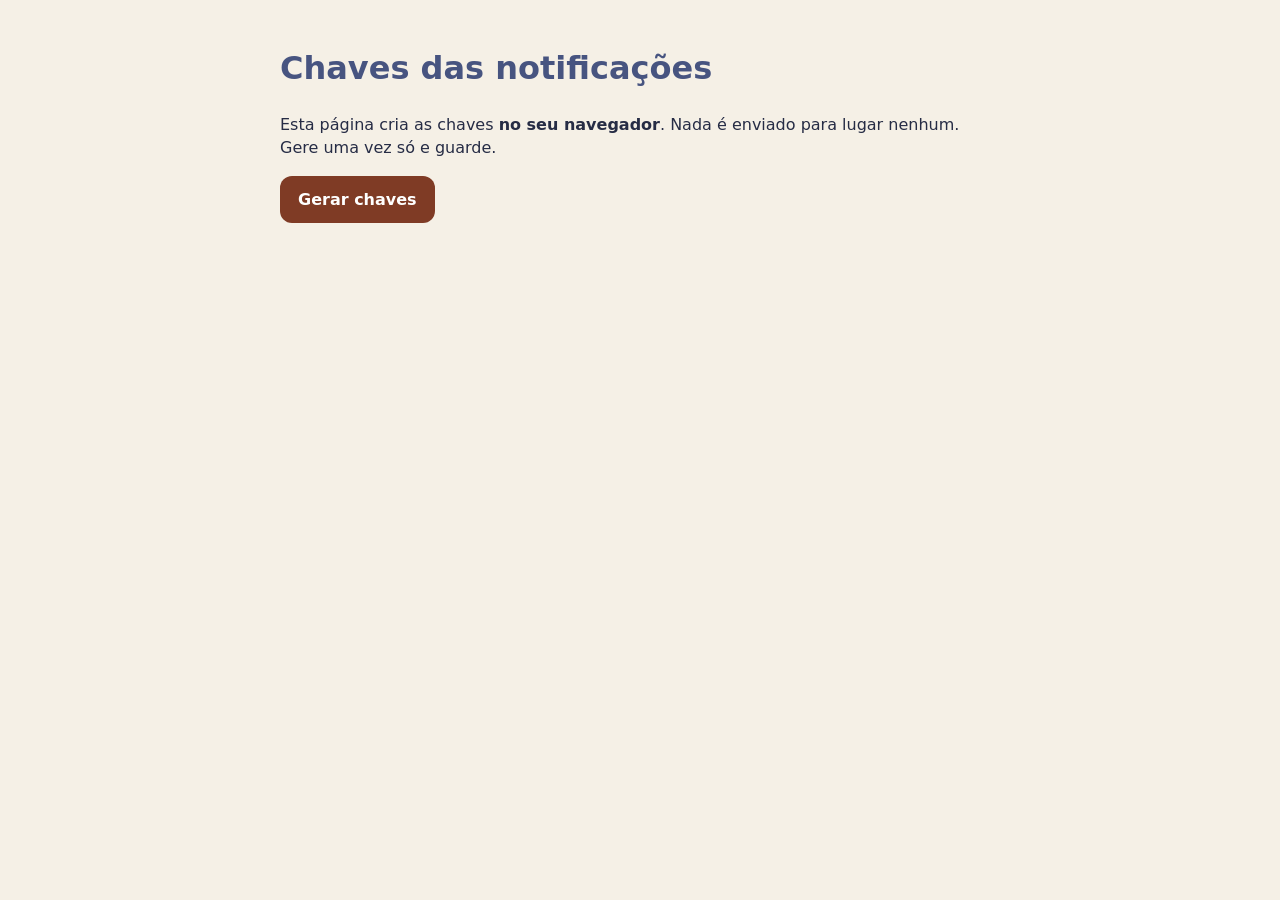
<file: chaves.html>
<!DOCTYPE html><html lang="pt-BR"><head><meta charset="utf-8"><meta name="viewport" content="width=device-width,initial-scale=1"><title>Bilhete · chaves das notificações</title>
<style>body{font-family:system-ui,sans-serif;background:#F5F0E6;color:#262C45;max-width:720px;margin:0 auto;padding:24px;line-height:1.45}h1{color:#475480}button{font:inherit;font-weight:700;padding:12px 18px;border:0;border-radius:12px;background:#7F3B25;color:#fff;cursor:pointer}
.k{background:#FFFCF6;border:1px solid #E2D9C6;border-radius:12px;padding:12px;margin:8px 0 16px}.k b{display:block;margin-bottom:6px}code,textarea{font:13px ui-monospace,monospace;word-break:break-all}textarea{width:100%;min-height:90px;border:1px solid #E2D9C6;border-radius:8px;padding:8px;box-sizing:border-box}.c{background:#475480;margin-top:6px;padding:6px 12px;font-size:13px}.warn{color:#7F3B25;font-weight:600}</style></head><body>
<h1>Chaves das notificações</h1>
<p>Esta página cria as chaves <b>no seu navegador</b>. Nada é enviado para lugar nenhum. Gere uma vez só e guarde.</p>
<button id="g">Gerar chaves</button><div id="out"></div>
<script>
const b64u=b=>btoa(String.fromCharCode(...new Uint8Array(b))).replace(/\+/g,'-').replace(/\//g,'_').replace(/=+$/,'');
const box=(t,v,note,big)=>`<div class="k"><b>${t}</b>${note?`<div>${note}</div>`:''}${big?`<textarea readonly>${v}</textarea>`:`<code>${v}</code>`}<br><button class="c" onclick="navigator.clipboard.writeText(this.dataset.v);this.textContent='Copiado!'" data-v="${v.replace(/"/g,'&quot;')}">Copiar</button></div>`;
document.getElementById('g').onclick=async()=>{
 const kp=await crypto.subtle.generateKey({name:'ECDSA',namedCurve:'P-256'},true,['sign','verify']);
 const pub=b64u(await crypto.subtle.exportKey('raw',kp.publicKey)),priv=(await crypto.subtle.exportKey('jwk',kp.privateKey)).d;
 const tok=b64u(crypto.getRandomValues(new Uint8Array(24)));
 const url='https://iulvegutcmzrazaihjdy.supabase.co/functions/v1/notificar';
 const sql=`create extension if not exists pg_net;
create extension if not exists pg_cron;

create or replace function public.notificar_atividade() returns trigger
language plpgsql security definer set search_path = public as $$
declare agora numeric := extract(epoch from now()) * 1000;
begin
  if new.col = 'atividades'
     and coalesce((new.data->>'at')::numeric, 0) between agora - 600000 and agora + 60000 then
    perform net.http_post(
      url := '${url}',
      headers := jsonb_build_object('Content-Type', 'application/json', 'x-bilhete-token', '${tok}'),
      body := jsonb_build_object('path', new.path));
  end if;
  return new;
end $$;

drop trigger if exists docs_notificar on public.docs;
create trigger docs_notificar after insert on public.docs
for each row execute function public.notificar_atividade();

select cron.unschedule(jobid) from cron.job where jobname = 'bilhete-agendados';
select cron.schedule('bilhete-agendados', '* * * * *', $cron$
  select net.http_post(
    url := '${url}',
    headers := '{"Content-Type": "application/json", "x-bilhete-token": "${tok}"}'::jsonb,
    body := '{"tick": true}'::jsonb);
$cron$);`;
 document.getElementById('out').innerHTML=`<h2>1. Secrets do Supabase</h2><p>Edge Functions › <b>Secrets</b> › adicione os três (nome exatamente assim):</p>
 ${box('VAPID_PUBLIC',pub)}${box('VAPID_PRIVATE',priv,'<span class="warn">Secreta: não compartilhe com ninguém.</span>')}${box('NOTIFY_TOKEN',tok,'<span class="warn">Secreta.</span>')}
 <h2>2. SQL Editor</h2><p>Cole e clique em Run (o token já está preenchido):</p>${box('SQL',sql,'',true)}
 <h2>3. Mande para o Claude</h2><p>Só a chave <b>pública</b> (VAPID_PUBLIC). Ela vai no site.</p>`;
 document.getElementById('g').disabled=true};
</script></body></html>
</file>
